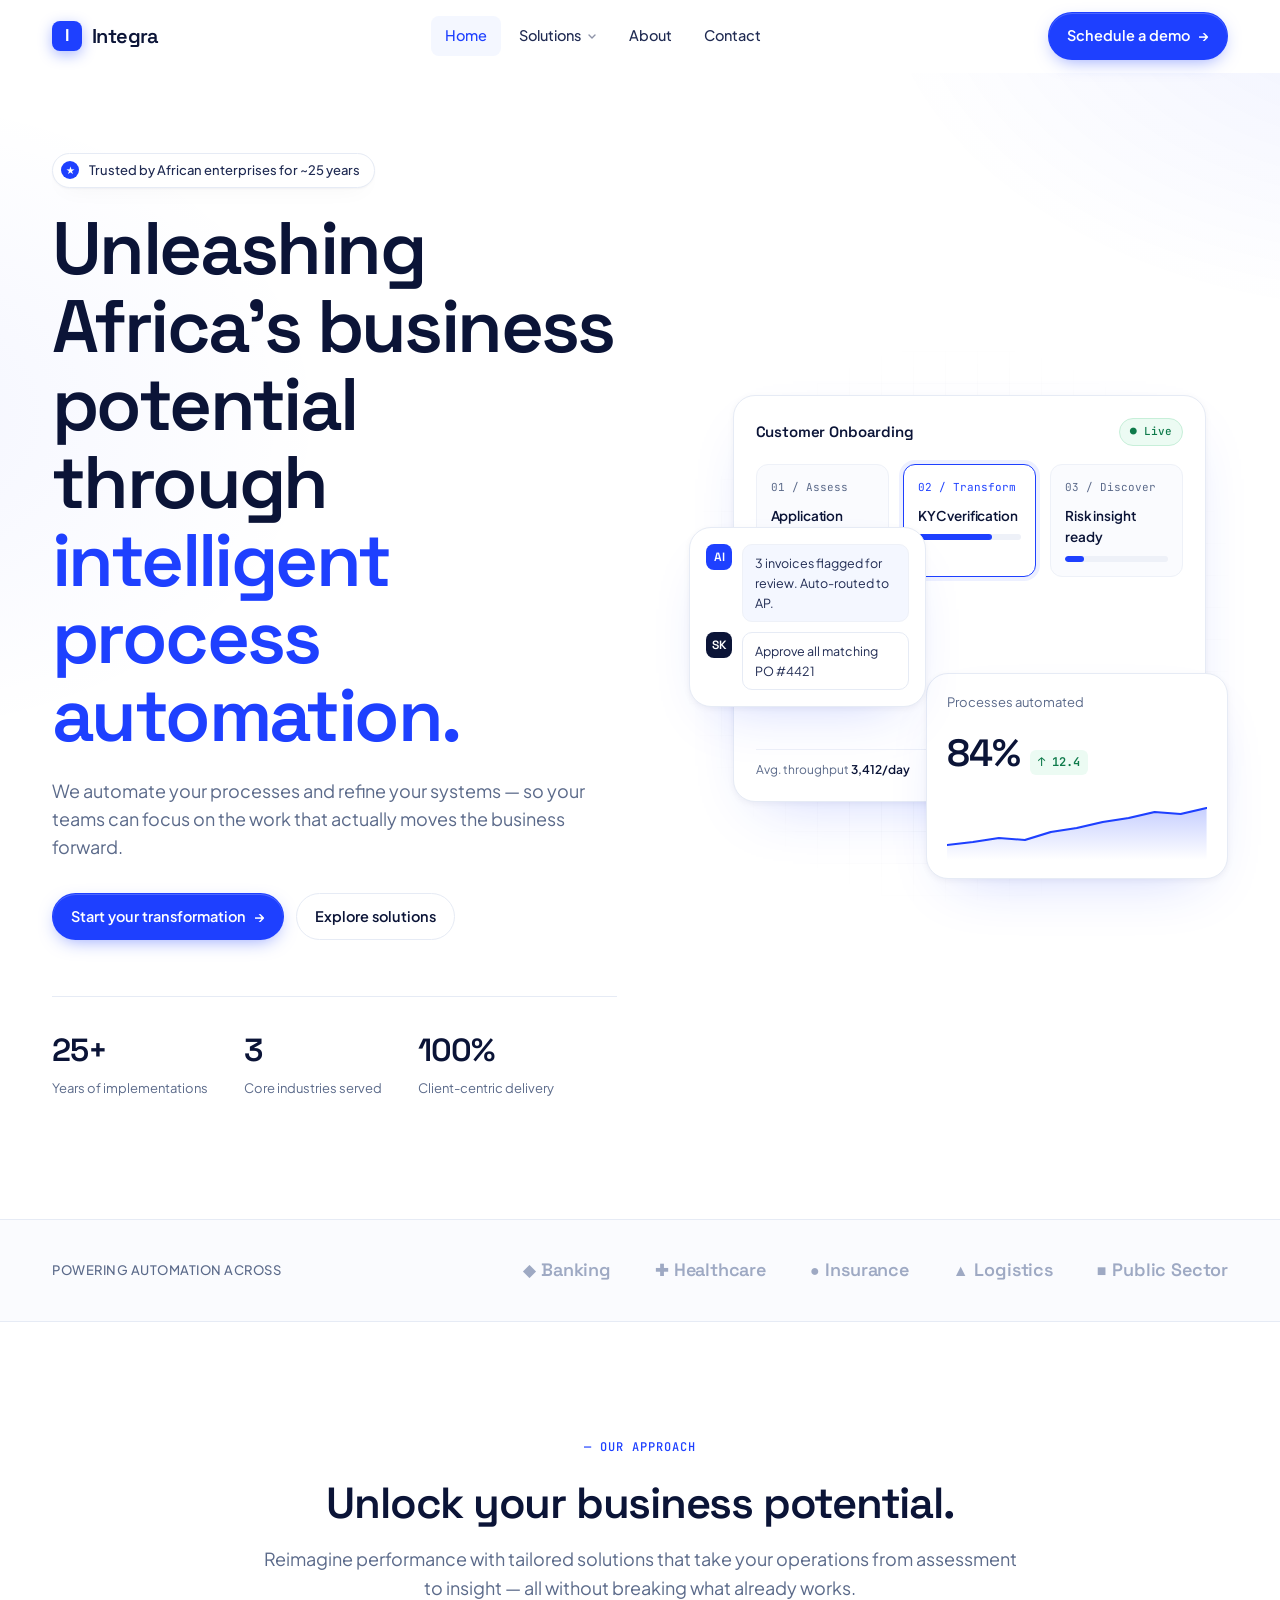
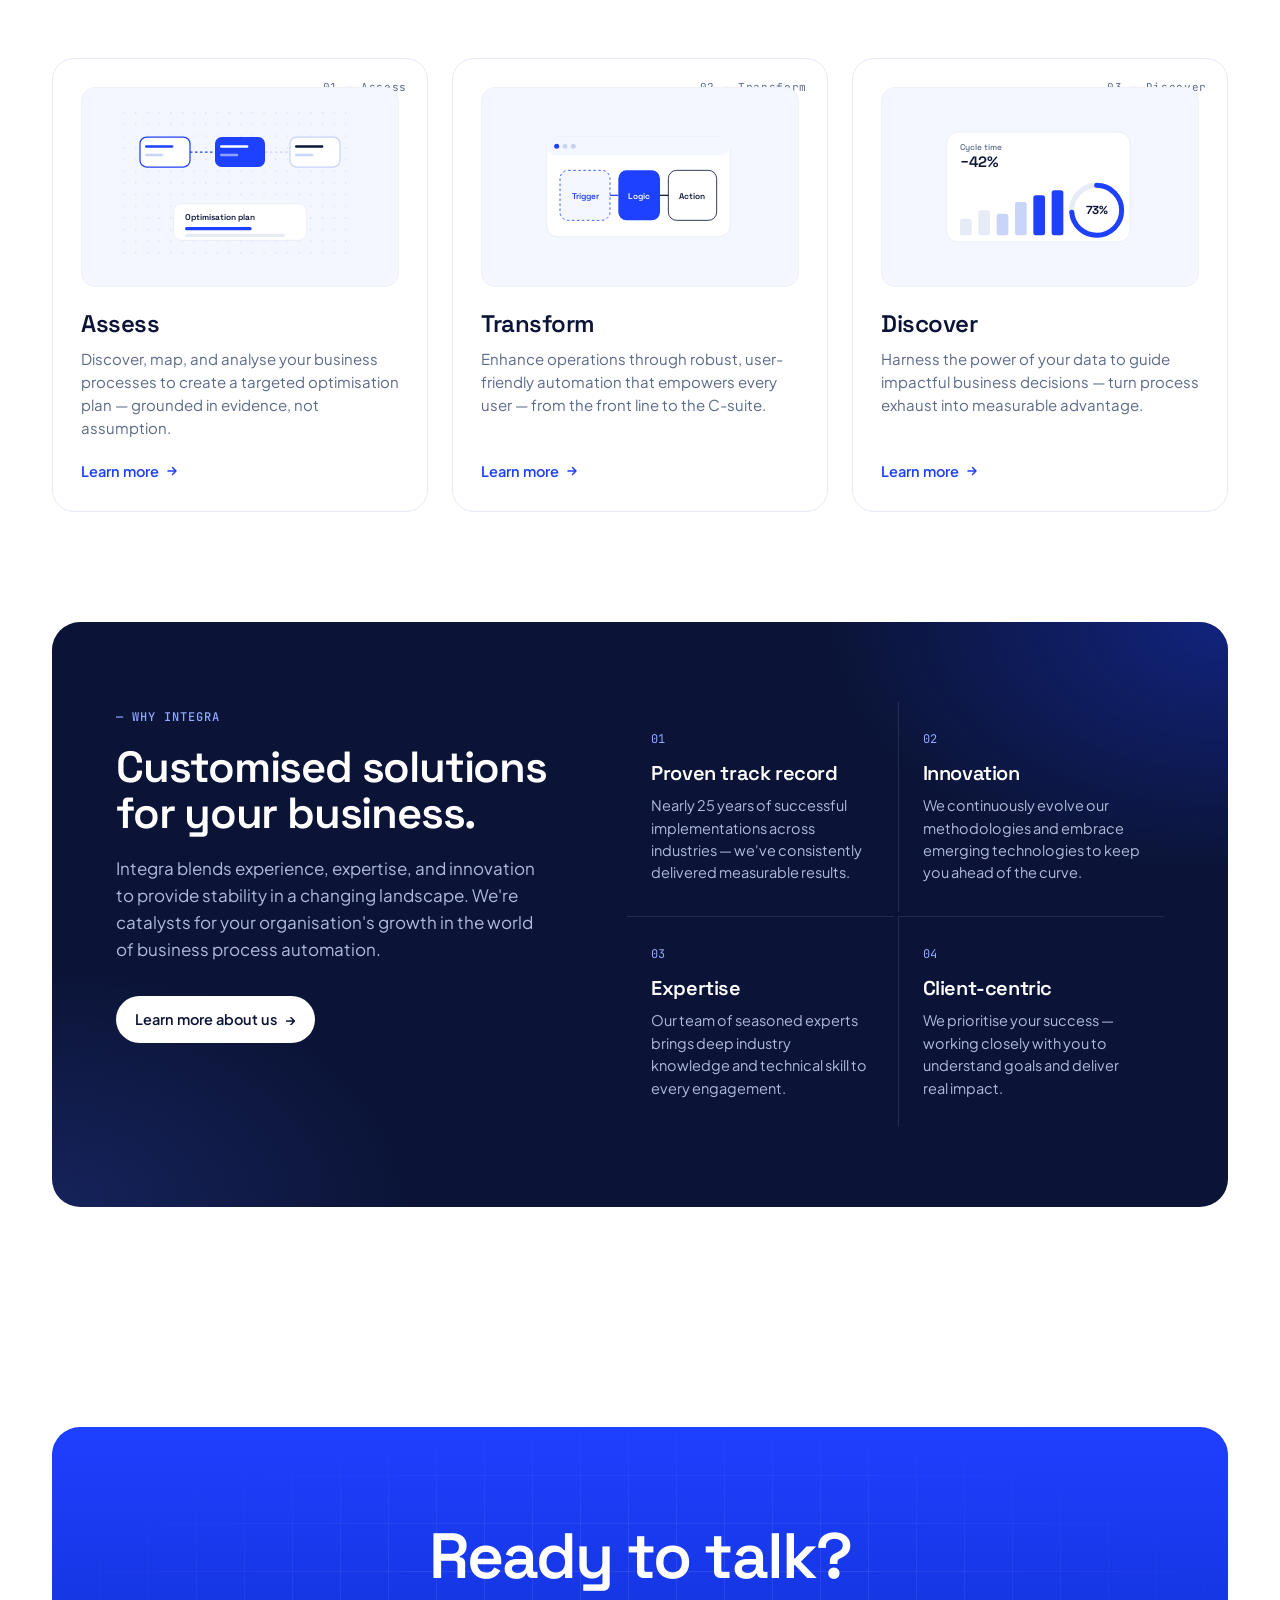
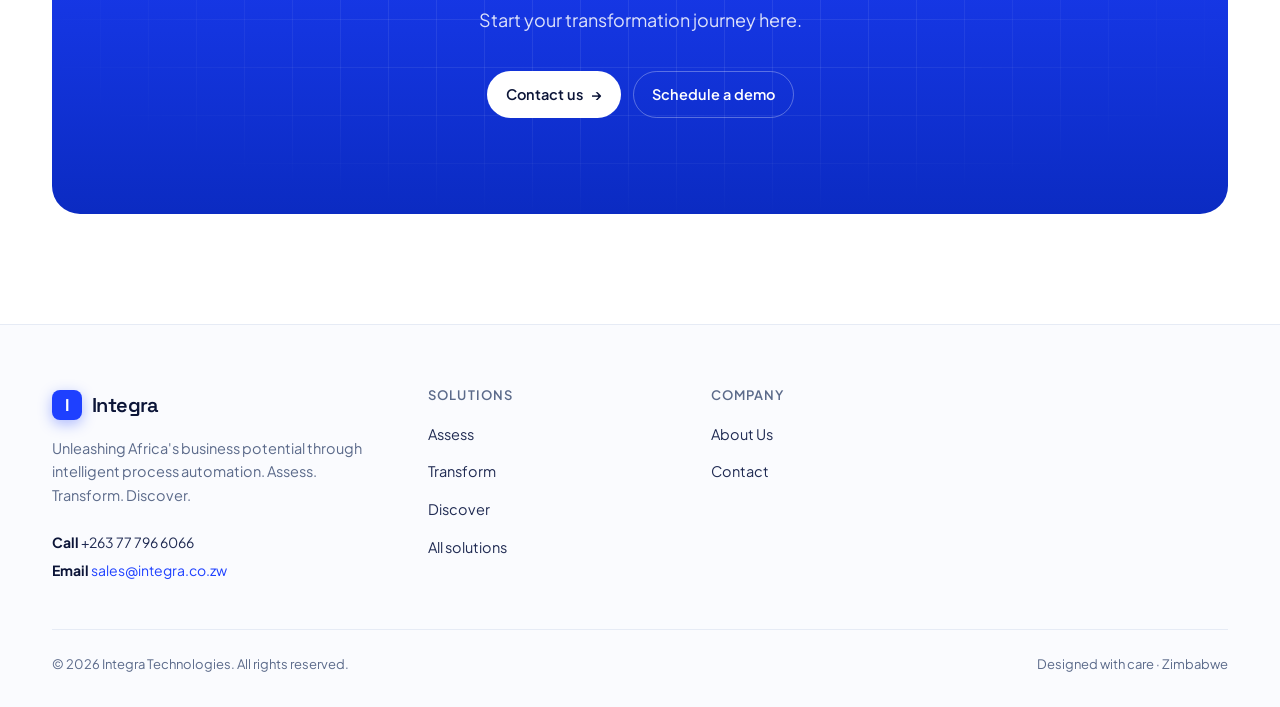
<file: index.html>
<!doctype html>
<html lang="en">
<head>
<meta charset="utf-8" />
<meta name="viewport" content="width=device-width, initial-scale=1" />
<title>Integra — Intelligent process automation</title>
<link rel="preconnect" href="https://fonts.googleapis.com" />
<link rel="preconnect" href="https://fonts.gstatic.com" crossorigin />
<link href="https://fonts.googleapis.com/css2?family=Space+Grotesk:wght@400;500;600;700&family=Plus+Jakarta+Sans:wght@300;400;500;600;700&family=JetBrains+Mono:wght@400;500&display=swap" rel="stylesheet" />
<link rel="stylesheet" href="assets/styles.css" />
</head>
<body>

<header class="nav" id="nav">
  <div class="wrap nav-inner">
    <a class="brand" href="index.html">
      <span class="brand-mark">I</span>
      <span class="brand-name">Integra</span>
    </a>
    <nav class="menu">
      <a class="link active" href="index.html">Home</a>
      <a class="link " href="solutions.html">Solutions <svg class="caret" viewBox="0 0 10 10"><path d="M2 4l3 3 3-3" stroke="currentColor" stroke-width="1.4" fill="none" stroke-linecap="round" stroke-linejoin="round"/></svg></a>
      <a class="link " href="about.html">About</a>
      <a class="link " href="contact.html">Contact</a>
    </nav>
    <div class="nav-cta">
      <a class="btn btn-primary" href="contact.html">Schedule a demo <span class="arrow">→</span></a>
      <button class="menu-toggle" id="menuToggle" aria-label="Open menu"><span></span></button>
    </div>
  </div>
</header>

<section class="hero">
  <div class="wrap hero-grid">
    <div>
      <div class="eyebrow"><span class="dot">★</span> Trusted by African enterprises for ~25 years</div>
      <h1>Unleashing Africa's business potential through <span class="accent">intelligent process automation.</span></h1>
      <p class="hero-sub">We automate your processes and refine your systems — so your teams can focus on the work that actually moves the business forward.</p>
      <div class="hero-cta">
        <a class="btn btn-primary" href="contact.html">Start your transformation <span class="arrow">→</span></a>
        <a class="btn btn-ghost" href="solutions.html">Explore solutions</a>
      </div>
      <div class="hero-meta">
        <div class="stat"><div class="num">25+</div><div class="lbl">Years of implementations</div></div>
        <div class="stat"><div class="num">3</div><div class="lbl">Core industries served</div></div>
        <div class="stat"><div class="num">100%</div><div class="lbl">Client-centric delivery</div></div>
      </div>
    </div>

    <div class="hero-visual" aria-hidden="true">
      <div class="grid-decor"></div>
      <div class="panel main">
        <div class="panel-head">
          <div class="panel-title">Customer Onboarding</div>
          <span class="pill green">● Live</span>
        </div>
        <div class="flow">
          <div class="step"><span class="ix">01 / Assess</span><span class="ttl">Application received</span><div class="bar" style="--w:100%"></div></div>
          <div class="step active"><span class="ix">02 / Transform</span><span class="ttl">KYC verification</span><div class="bar" style="--w:72%"></div></div>
          <div class="step"><span class="ix">03 / Discover</span><span class="ttl">Risk insight ready</span><div class="bar" style="--w:18%"></div></div>
        </div>
        <div style="display:flex; gap:18px; padding-top: 10px; border-top: 1px solid var(--line-2); font-size: 12px; color: var(--muted);">
          <span>Avg. throughput <strong style="color: var(--ink); font-weight: 600;">3,412/day</strong></span>
          <span>Cycle time <strong style="color: var(--ink); font-weight: 600;">4m 12s</strong></span>
        </div>
      </div>
      <div class="panel kpi">
        <div class="kpi-lbl">Processes automated</div>
        <div class="kpi-row"><div class="kpi-num">84%</div><div class="kpi-delta">↑ 12.4</div></div>
        <svg class="spark" viewBox="0 0 200 60" preserveAspectRatio="none">
          <defs><linearGradient id="sparkfill" x1="0" x2="0" y1="0" y2="1"><stop offset="0%" stop-color="#1E40FF" stop-opacity="0.25"/><stop offset="100%" stop-color="#1E40FF" stop-opacity="0"/></linearGradient></defs>
          <path d="M0,45 L20,42 L40,38 L60,40 L80,32 L100,28 L120,22 L140,18 L160,12 L180,14 L200,8 L200,60 L0,60 Z" fill="url(#sparkfill)"/>
          <path d="M0,45 L20,42 L40,38 L60,40 L80,32 L100,28 L120,22 L140,18 L160,12 L180,14 L200,8" stroke="#1E40FF" stroke-width="2" fill="none" stroke-linecap="round" stroke-linejoin="round"/>
        </svg>
      </div>
      <div class="panel bot">
        <div class="bot-line"><div class="bot-avatar">AI</div><div class="bot-msg">3 invoices flagged for review. Auto-routed to AP.</div></div>
        <div class="bot-line you"><div class="bot-avatar">SK</div><div class="bot-msg">Approve all matching PO #4421</div></div>
      </div>
    </div>
  </div>
</section>

<div class="strip">
  <div class="wrap strip-inner">
    <div class="strip-lbl">Powering automation across</div>
    <div class="strip-logos">
      <span class="strip-logo"><span class="sym">◆</span>Banking</span>
      <span class="strip-logo"><span class="sym">✚</span>Healthcare</span>
      <span class="strip-logo"><span class="sym">●</span>Insurance</span>
      <span class="strip-logo"><span class="sym">▲</span>Logistics</span>
      <span class="strip-logo"><span class="sym">■</span>Public Sector</span>
    </div>
  </div>
</div>

<section id="solutions">
  <div class="wrap">
    <div class="section-head reveal">
      <span class="eyebrow-text">Our approach</span>
      <h2>Unlock your business potential.</h2>
      <p>Reimagine performance with tailored solutions that take your operations from assessment to insight — all without breaking what already works.</p>
    </div>

    <div class="solutions-grid">
      <a class="sol-card reveal" href="assess.html">
        <span class="sol-tag">01 — Assess</span>
        <div class="sol-visual">
          <svg viewBox="0 0 280 180" width="100%" height="100%" style="padding: 24px;">
            <defs><pattern id="dotsA" width="14" height="14" patternUnits="userSpaceOnUse"><circle cx="1" cy="1" r="1" fill="#C8D4F8"/></pattern></defs>
            <rect x="0" y="0" width="280" height="180" fill="url(#dotsA)" opacity="0.6"/>
            <g transform="translate(20, 30)"><rect x="0" y="0" width="60" height="36" rx="8" fill="white" stroke="#1E40FF" stroke-width="1.5"/><rect x="6" y="10" width="34" height="3" rx="1.5" fill="#1E40FF"/><rect x="6" y="20" width="22" height="3" rx="1.5" fill="#C8D4F8"/></g>
            <g transform="translate(110, 30)"><rect x="0" y="0" width="60" height="36" rx="8" fill="#1E40FF"/><rect x="6" y="10" width="34" height="3" rx="1.5" fill="white"/><rect x="6" y="20" width="22" height="3" rx="1.5" fill="rgba(255,255,255,0.5)"/></g>
            <g transform="translate(200, 30)"><rect x="0" y="0" width="60" height="36" rx="8" fill="white" stroke="#C8D4F8" stroke-width="1.5"/><rect x="6" y="10" width="34" height="3" rx="1.5" fill="#0B1437"/><rect x="6" y="20" width="22" height="3" rx="1.5" fill="#C8D4F8"/></g>
            <path d="M80,48 L110,48" stroke="#1E40FF" stroke-width="1.5" stroke-dasharray="3 3"/>
            <path d="M170,48 L200,48" stroke="#C8D4F8" stroke-width="1.5" stroke-dasharray="3 3"/>
            <g transform="translate(60, 110)"><rect x="0" y="0" width="160" height="44" rx="10" fill="white" stroke="#E6EBF5" stroke-width="1"/><text x="14" y="20" font-family="Space Grotesk" font-size="10" fill="#0B1437" font-weight="600">Optimisation plan</text><rect x="14" y="28" width="80" height="4" rx="2" fill="#1E40FF"/><rect x="14" y="36" width="120" height="4" rx="2" fill="#E6EBF5"/></g>
          </svg>
        </div>
        <h3>Assess</h3>
        <p>Discover, map, and analyse your business processes to create a targeted optimisation plan — grounded in evidence, not assumption.</p>
        <span class="more">Learn more <svg width="14" height="14" viewBox="0 0 14 14" fill="none"><path d="M3 7h8m0 0L7.5 3.5M11 7l-3.5 3.5" stroke="currentColor" stroke-width="1.5" stroke-linecap="round" stroke-linejoin="round"/></svg></span>
      </a>

      <a class="sol-card reveal" href="transform.html">
        <span class="sol-tag">02 — Transform</span>
        <div class="sol-visual">
          <svg viewBox="0 0 280 180" width="100%" height="100%" style="padding: 24px;">
            <g transform="translate(28, 30)">
              <rect x="0" y="0" width="220" height="120" rx="14" fill="white" stroke="#E6EBF5"/>
              <rect x="0" y="0" width="220" height="22" rx="14" fill="#F4F7FF"/>
              <circle cx="12" cy="11" r="3" fill="#1E40FF"/><circle cx="22" cy="11" r="3" fill="#C8D4F8"/><circle cx="32" cy="11" r="3" fill="#C8D4F8"/>
              <g transform="translate(16, 40)"><rect x="0" y="0" width="60" height="60" rx="10" fill="#F4F7FF" stroke="#1E40FF" stroke-dasharray="3 3"/><text x="30" y="34" text-anchor="middle" font-family="Space Grotesk" font-size="10" fill="#1E40FF" font-weight="600">Trigger</text></g>
              <g transform="translate(86, 40)"><rect x="0" y="0" width="50" height="60" rx="10" fill="#1E40FF"/><text x="25" y="34" text-anchor="middle" font-family="Space Grotesk" font-size="10" fill="white" font-weight="600">Logic</text></g>
              <g transform="translate(146, 40)"><rect x="0" y="0" width="58" height="60" rx="10" fill="white" stroke="#0B1437"/><text x="29" y="34" text-anchor="middle" font-family="Space Grotesk" font-size="10" fill="#0B1437" font-weight="600">Action</text></g>
              <path d="M76,70 L86,70" stroke="#1E40FF" stroke-width="1.5"/><path d="M136,70 L146,70" stroke="#0B1437" stroke-width="1.5"/>
            </g>
          </svg>
        </div>
        <h3>Transform</h3>
        <p>Enhance operations through robust, user-friendly automation that empowers every user — from the front line to the C-suite.</p>
        <span class="more">Learn more <svg width="14" height="14" viewBox="0 0 14 14" fill="none"><path d="M3 7h8m0 0L7.5 3.5M11 7l-3.5 3.5" stroke="currentColor" stroke-width="1.5" stroke-linecap="round" stroke-linejoin="round"/></svg></span>
      </a>

      <a class="sol-card reveal" href="discover.html">
        <span class="sol-tag">03 — Discover</span>
        <div class="sol-visual">
          <svg viewBox="0 0 280 180" width="100%" height="100%" style="padding: 24px;">
            <g transform="translate(28, 24)">
              <rect x="0" y="0" width="220" height="132" rx="14" fill="white" stroke="#E6EBF5"/>
              <text x="16" y="22" font-family="Space Grotesk" font-size="10" fill="#5B6A8A" font-weight="500">Cycle time</text>
              <text x="16" y="42" font-family="Space Grotesk" font-size="18" fill="#0B1437" font-weight="600" letter-spacing="-0.5">−42%</text>
              <g transform="translate(16, 64)"><rect x="0" y="40" width="14" height="20" rx="3" fill="#E6EBF5"/><rect x="22" y="30" width="14" height="30" rx="3" fill="#E6EBF5"/><rect x="44" y="34" width="14" height="26" rx="3" fill="#C8D4F8"/><rect x="66" y="20" width="14" height="40" rx="3" fill="#C8D4F8"/><rect x="88" y="12" width="14" height="48" rx="3" fill="#1E40FF"/><rect x="110" y="6" width="14" height="54" rx="3" fill="#1E40FF"/></g>
              <g transform="translate(150, 64)"><circle cx="30" cy="30" r="30" fill="none" stroke="#E6EBF5" stroke-width="6"/><circle cx="30" cy="30" r="30" fill="none" stroke="#1E40FF" stroke-width="6" stroke-dasharray="138 188" transform="rotate(-90 30 30)" stroke-linecap="round"/><text x="30" y="34" text-anchor="middle" font-family="Space Grotesk" font-size="14" fill="#0B1437" font-weight="700">73%</text></g>
            </g>
          </svg>
        </div>
        <h3>Discover</h3>
        <p>Harness the power of your data to guide impactful business decisions — turn process exhaust into measurable advantage.</p>
        <span class="more">Learn more <svg width="14" height="14" viewBox="0 0 14 14" fill="none"><path d="M3 7h8m0 0L7.5 3.5M11 7l-3.5 3.5" stroke="currentColor" stroke-width="1.5" stroke-linecap="round" stroke-linejoin="round"/></svg></span>
      </a>
    </div>
  </div>
</section>

<section id="why" style="padding-top: 0;">
  <div class="wrap">
    <div class="why reveal">
      <div class="why-bg"></div>
      <div class="why-inner">
        <div class="why-lead">
          <span class="eyebrow-text">Why Integra</span>
          <h2 style="margin-top: 18px;">Customised solutions for your business.</h2>
          <p>Integra blends experience, expertise, and innovation to provide stability in a changing landscape. We're catalysts for your organisation's growth in the world of business process automation.</p>
          <a class="btn btn-white" href="about.html">Learn more about us <span class="arrow">→</span></a>
        </div>
        <div class="why-pillars">
          <div class="pillar"><div class="num">01</div><h3>Proven track record</h3><p>Nearly 25 years of successful implementations across industries — we've consistently delivered measurable results.</p></div>
          <div class="pillar"><div class="num">02</div><h3>Innovation</h3><p>We continuously evolve our methodologies and embrace emerging technologies to keep you ahead of the curve.</p></div>
          <div class="pillar"><div class="num">03</div><h3>Expertise</h3><p>Our team of seasoned experts brings deep industry knowledge and technical skill to every engagement.</p></div>
          <div class="pillar"><div class="num">04</div><h3>Client-centric</h3><p>We prioritise your success — working closely with you to understand goals and deliver real impact.</p></div>
        </div>
      </div>
    </div>
  </div>
</section>


<section id="contact-cta">
  <div class="wrap">
    <div class="cta reveal">
      <h2>Ready to talk?</h2>
      <p>Start your transformation journey here.</p>
      <div class="cta-buttons">
        <a class="btn btn-white" href="contact.html">Contact us <span class="arrow">→</span></a>
        <a class="btn btn-outline-light" href="contact.html">Schedule a demo</a>
      </div>
    </div>
  </div>
</section>

<footer>
  <div class="wrap">
    <div class="foot-grid">
      <div class="foot">
        <a class="brand" href="index.html">
          <span class="brand-mark">I</span>
          <span class="brand-name">Integra</span>
        </a>
        <p class="desc">Unleashing Africa's business potential through intelligent process automation. Assess. Transform. Discover.</p>
        <div style="margin-top: 24px; font-size: 14px; color: var(--ink-2);">
          <div style="margin-bottom: 6px;"><strong style="color: var(--ink);">Call</strong> +263 77 796 6066</div>
          <div><strong style="color: var(--ink);">Email</strong> <a href="mailto:sales@integra.co.zw" style="color: var(--blue);">sales@integra.co.zw</a></div>
        </div>
      </div>
      <div class="foot">
        <h4>Solutions</h4>
        <ul>
          <li><a href="assess.html">Assess</a></li>
          <li><a href="transform.html">Transform</a></li>
          <li><a href="discover.html">Discover</a></li>
          <li><a href="solutions.html">All solutions</a></li>
        </ul>
      </div>
      <div class="foot">
        <h4>Company</h4>
        <ul>
          <li><a href="about.html">About Us</a></li>
          <li><a href="contact.html">Contact</a></li>
          
        </ul>
      </div>
    </div>

    <div class="foot-bottom">
      <div>© 2026 Integra Technologies. All rights reserved.</div>
      <div>Designed with care · Zimbabwe</div>
    </div>
  </div>
</footer>

<div class="drawer" id="drawer">
  <div class="drawer-panel">
    <div class="drawer-head">
      <a class="brand" href="index.html">
        <span class="brand-mark">I</span>
        <span class="brand-name">Integra</span>
      </a>
      <button class="close-btn" id="closeDrawer" aria-label="Close menu">
        <svg width="14" height="14" viewBox="0 0 14 14"><path d="M2 2l10 10M12 2L2 12" stroke="currentColor" stroke-width="1.5" stroke-linecap="round"/></svg>
      </button>
    </div>
    <a href="index.html">Home</a>
    <a href="solutions.html">Solutions</a>
    <a href="about.html">About</a>
    
    <a href="contact.html">Contact</a>
    <a class="btn btn-primary" href="contact.html">Schedule a demo <span class="arrow">→</span></a>
  </div>
</div>

<script>
  const nav = document.getElementById('nav');
  const onScroll = () => { if (window.scrollY > 4) nav.classList.add('scrolled'); else nav.classList.remove('scrolled'); };
  window.addEventListener('scroll', onScroll, { passive: true });
  onScroll();
  const drawer = document.getElementById('drawer');
  document.getElementById('menuToggle').addEventListener('click', () => drawer.classList.add('open'));
  document.getElementById('closeDrawer').addEventListener('click', () => drawer.classList.remove('open'));
  drawer.addEventListener('click', (e) => { if (e.target === drawer) drawer.classList.remove('open'); });
  drawer.querySelectorAll('a').forEach(a => a.addEventListener('click', () => drawer.classList.remove('open')));
  const io = new IntersectionObserver((entries) => {
    entries.forEach(e => { if (e.isIntersecting) { e.target.classList.add('in'); io.unobserve(e.target); } });
  }, { threshold: 0.12 });
  document.querySelectorAll('.reveal').forEach(el => io.observe(el));
</script>

</body>
</html>
</file>
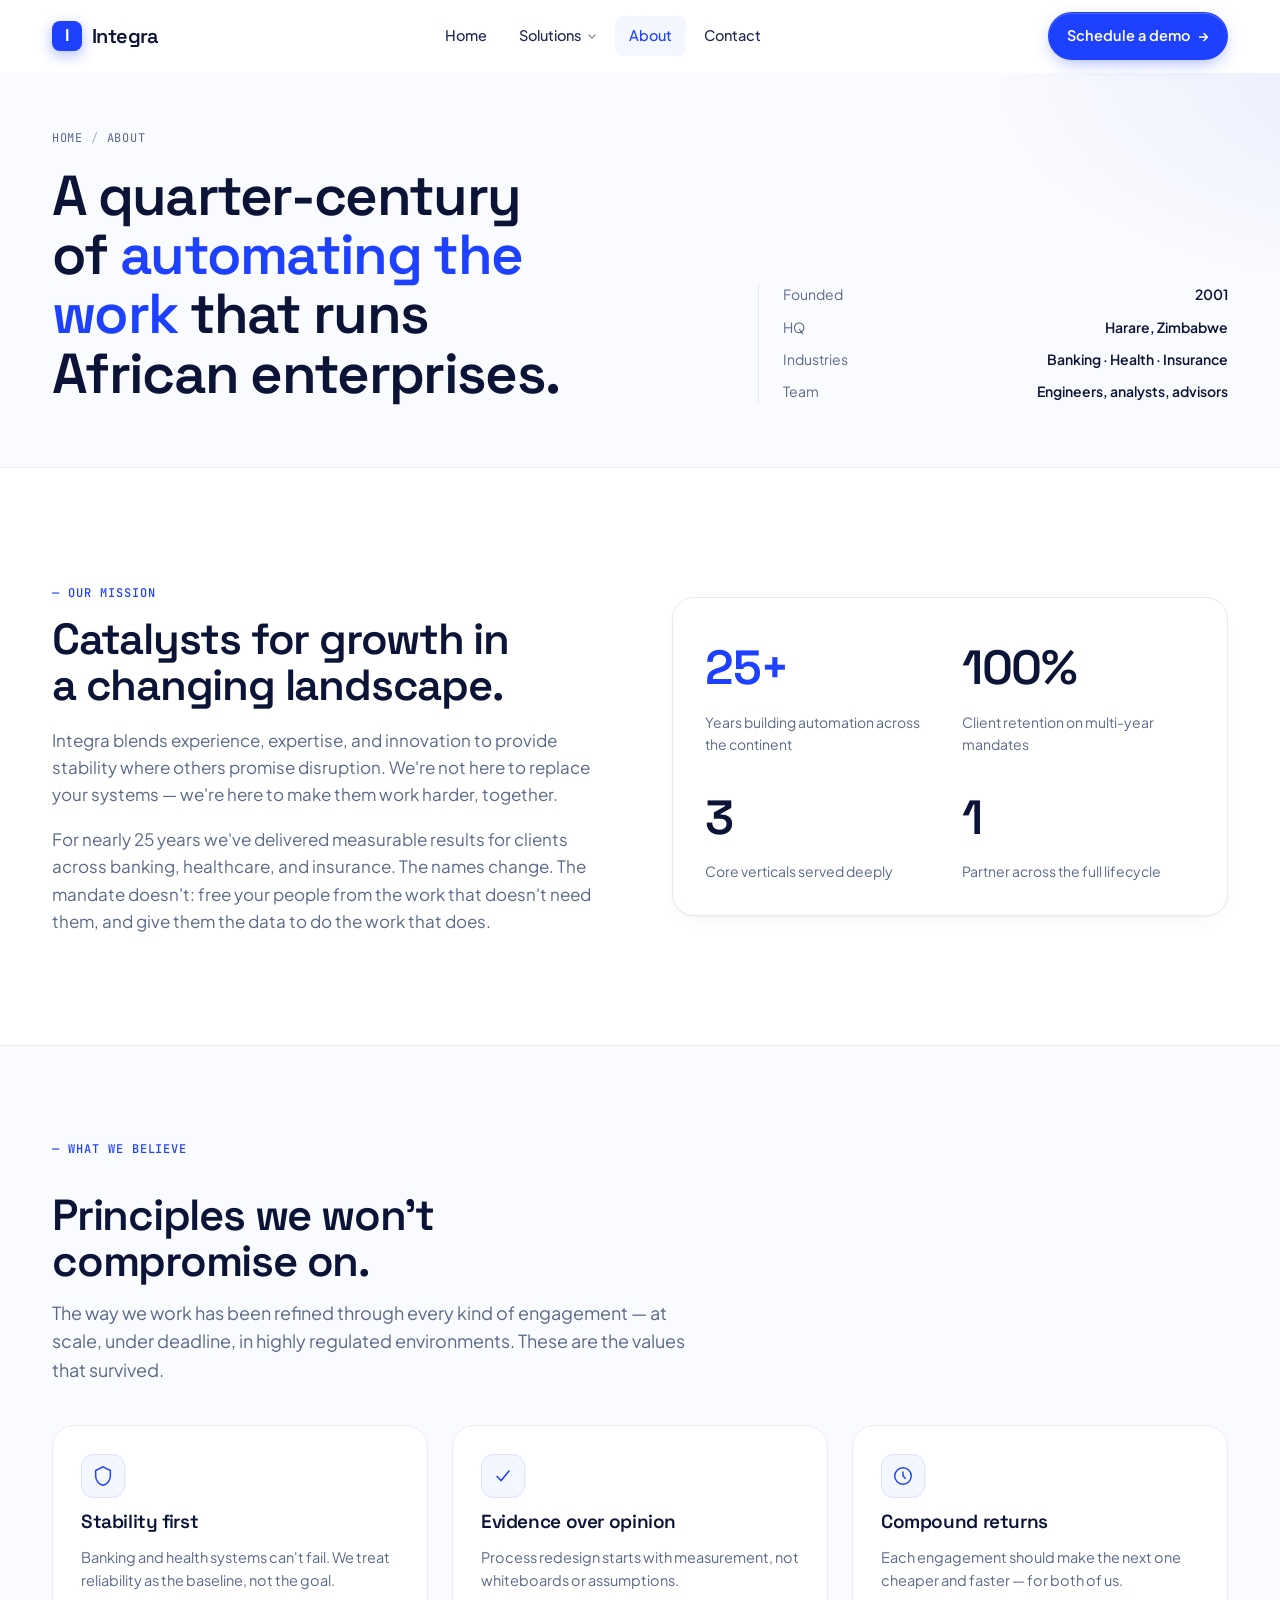
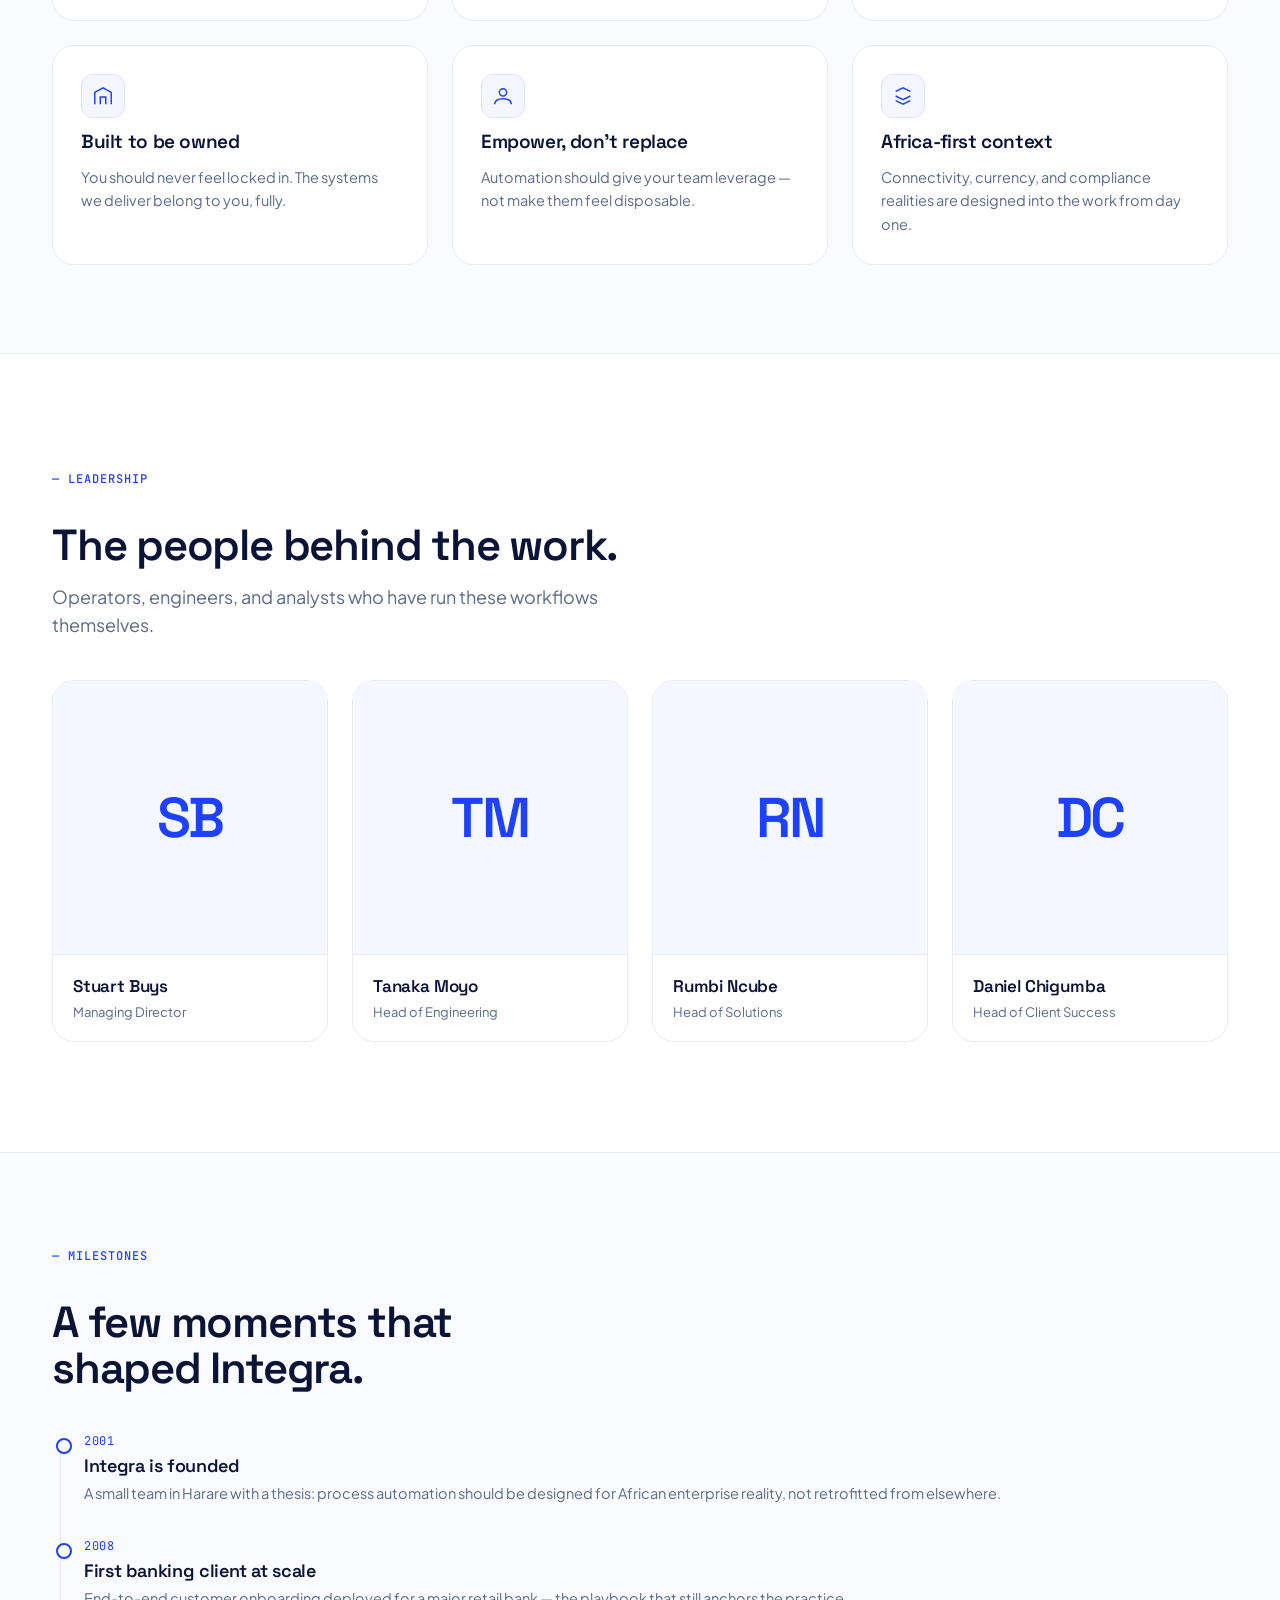
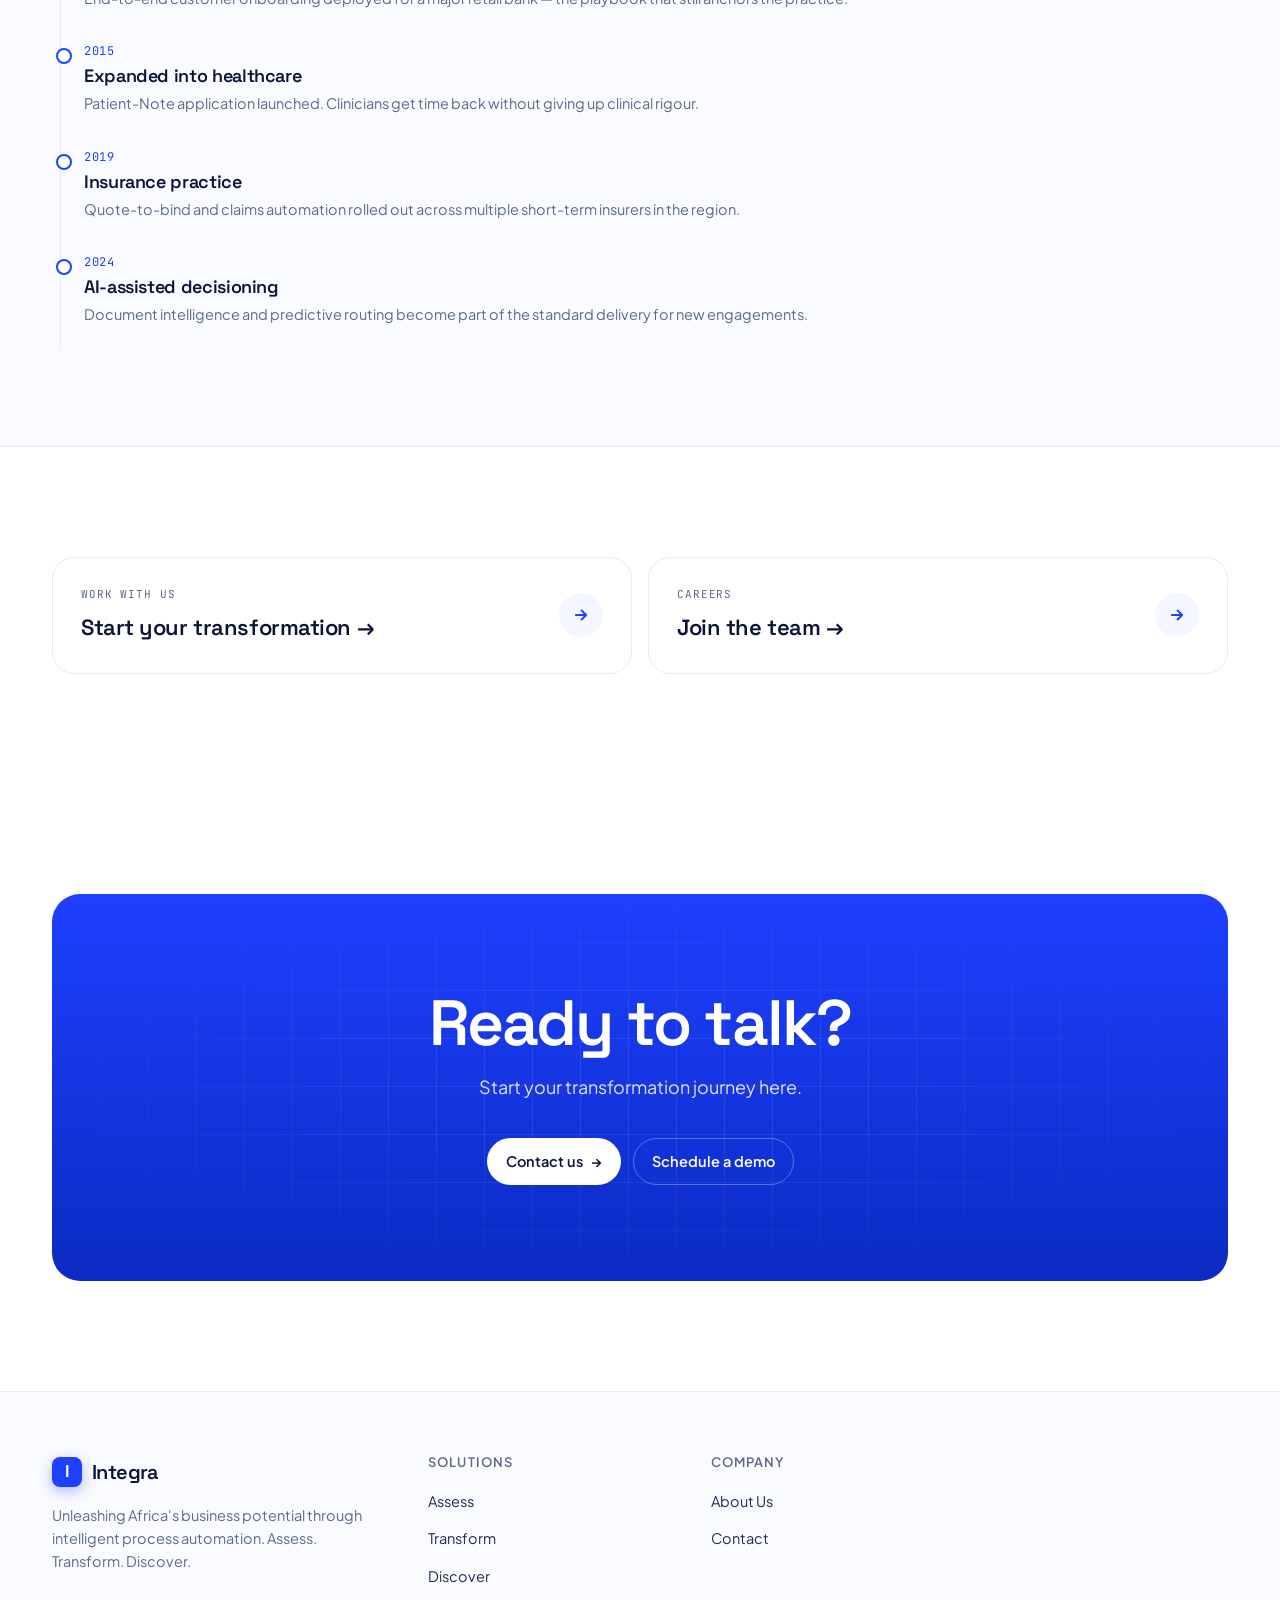
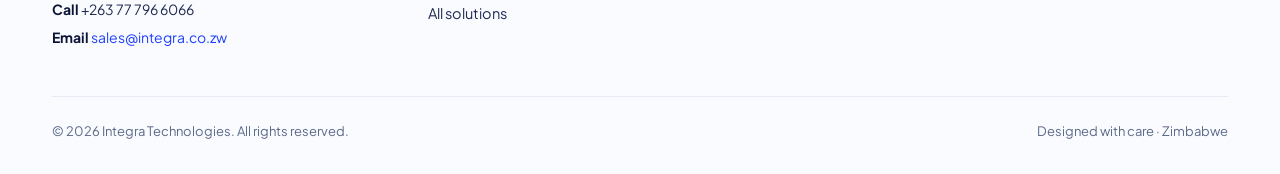
<file: about.html>
<!doctype html>
<html lang="en">
<head>
<meta charset="utf-8" />
<meta name="viewport" content="width=device-width, initial-scale=1" />
<title>About — Integra</title>
<link rel="preconnect" href="https://fonts.googleapis.com" />
<link rel="preconnect" href="https://fonts.gstatic.com" crossorigin />
<link href="https://fonts.googleapis.com/css2?family=Space+Grotesk:wght@400;500;600;700&family=Plus+Jakarta+Sans:wght@300;400;500;600;700&family=JetBrains+Mono:wght@400;500&display=swap" rel="stylesheet" />
<link rel="stylesheet" href="assets/styles.css" />
</head>
<body>
<header class="nav" id="nav">
  <div class="wrap nav-inner">
    <a class="brand" href="index.html"><span class="brand-mark">I</span><span class="brand-name">Integra</span></a>
    <nav class="menu">
      <a class="link " href="index.html">Home</a>
      <a class="link " href="solutions.html">Solutions <svg class="caret" viewBox="0 0 10 10"><path d="M2 4l3 3 3-3" stroke="currentColor" stroke-width="1.4" fill="none" stroke-linecap="round" stroke-linejoin="round"/></svg></a>
      <a class="link active" href="about.html">About</a>
      <a class="link " href="contact.html">Contact</a>
    </nav>
    <div class="nav-cta">
      <a class="btn btn-primary" href="contact.html">Schedule a demo <span class="arrow">→</span></a>
      <button class="menu-toggle" id="menuToggle" aria-label="Open menu"><span></span></button>
    </div>
  </div>
</header>
<section class="subhero">
  <div class="wrap subhero-inner">
    <div>
      <div class="crumbs"><a href="index.html">Home</a><span>/</span>About</div>
      <h1>A quarter-century of <span class="accent">automating the work</span> that runs African enterprises.</h1>
    </div>
    <div class="meta-list">
      <div class="row"><span class="k">Founded</span><span class="v">2001</span></div>
      <div class="row"><span class="k">HQ</span><span class="v">Harare, Zimbabwe</span></div>
      <div class="row"><span class="k">Industries</span><span class="v">Banking · Health · Insurance</span></div>
      <div class="row"><span class="k">Team</span><span class="v">Engineers, analysts, advisors</span></div>
    </div>
  </div>
</section>

<section>
  <div class="wrap">
    <div class="split reveal">
      <div>
        <span class="eyebrow-text">Our mission</span>
        <h2 style="margin-top: 14px;">Catalysts for growth in a changing landscape.</h2>
        <p>Integra blends experience, expertise, and innovation to provide stability where others promise disruption. We're not here to replace your systems — we're here to make them work harder, together.</p>
        <p style="margin-top: 18px;">For nearly 25 years we've delivered measurable results for clients across banking, healthcare, and insurance. The names change. The mandate doesn't: free your people from the work that doesn't need them, and give them the data to do the work that does.</p>
      </div>
      <div class="frame">
        <div class="frame-stat-grid">
          <div>
            <div style="font-family: 'Space Grotesk', sans-serif; font-size: 48px; font-weight: 600; letter-spacing: -0.03em; color: var(--blue);">25+</div>
            <div style="color: var(--muted); font-size: 14px; margin-top: 4px;">Years building automation across the continent</div>
          </div>
          <div>
            <div style="font-family: 'Space Grotesk', sans-serif; font-size: 48px; font-weight: 600; letter-spacing: -0.03em; color: var(--ink);">100%</div>
            <div style="color: var(--muted); font-size: 14px; margin-top: 4px;">Client retention on multi-year mandates</div>
          </div>
          <div>
            <div style="font-family: 'Space Grotesk', sans-serif; font-size: 48px; font-weight: 600; letter-spacing: -0.03em; color: var(--ink);">3</div>
            <div style="color: var(--muted); font-size: 14px; margin-top: 4px;">Core verticals served deeply</div>
          </div>
          <div>
            <div style="font-family: 'Space Grotesk', sans-serif; font-size: 48px; font-weight: 600; letter-spacing: -0.03em; color: var(--ink);">1</div>
            <div style="color: var(--muted); font-size: 14px; margin-top: 4px;">Partner across the full lifecycle</div>
          </div>
        </div>
      </div>
    </div>
  </div>
</section>

<section style="background: var(--tint-2); border-top: 1px solid var(--line); border-bottom: 1px solid var(--line); padding-top: 88px; padding-bottom: 88px;">
  <div class="wrap">
    <div class="section-head left reveal" style="margin-bottom: 40px; max-width: 640px;">
      <span class="eyebrow-text">What we believe</span>
      <h2 style="margin-top: 10px;">Principles we won't compromise on.</h2>
      <p style="margin-top: 14px;">The way we work has been refined through every kind of engagement — at scale, under deadline, in highly regulated environments. These are the values that survived.</p>
    </div>
    <div class="feat-grid">
      <div class="feat reveal">
        <div class="icon"><svg width="22" height="22" viewBox="0 0 24 24" fill="none" stroke="currentColor" stroke-width="1.6"><path d="M12 2l8 4v6c0 5-3.5 9-8 10-4.5-1-8-5-8-10V6z"/></svg></div>
        <h3>Stability first</h3>
        <p>Banking and health systems can't fail. We treat reliability as the baseline, not the goal.</p>
      </div>
      <div class="feat reveal">
        <div class="icon"><svg width="22" height="22" viewBox="0 0 24 24" fill="none" stroke="currentColor" stroke-width="1.6"><path d="M5 12l5 5 9-11"/></svg></div>
        <h3>Evidence over opinion</h3>
        <p>Process redesign starts with measurement, not whiteboards or assumptions.</p>
      </div>
      <div class="feat reveal">
        <div class="icon"><svg width="22" height="22" viewBox="0 0 24 24" fill="none" stroke="currentColor" stroke-width="1.6"><circle cx="12" cy="12" r="9"/><path d="M12 7v5l3 3"/></svg></div>
        <h3>Compound returns</h3>
        <p>Each engagement should make the next one cheaper and faster — for both of us.</p>
      </div>
      <div class="feat reveal">
        <div class="icon"><svg width="22" height="22" viewBox="0 0 24 24" fill="none" stroke="currentColor" stroke-width="1.6"><path d="M3 21V8L12 3l9 5v13"/><path d="M9 21v-8h6v8"/></svg></div>
        <h3>Built to be owned</h3>
        <p>You should never feel locked in. The systems we deliver belong to you, fully.</p>
      </div>
      <div class="feat reveal">
        <div class="icon"><svg width="22" height="22" viewBox="0 0 24 24" fill="none" stroke="currentColor" stroke-width="1.6"><circle cx="12" cy="8" r="4"/><path d="M3 21c0-4 4-6 9-6s9 2 9 6"/></svg></div>
        <h3>Empower, don't replace</h3>
        <p>Automation should give your team leverage — not make them feel disposable.</p>
      </div>
      <div class="feat reveal">
        <div class="icon"><svg width="22" height="22" viewBox="0 0 24 24" fill="none" stroke="currentColor" stroke-width="1.6"><path d="M4 7l8-4 8 4M4 17l8 4 8-4M4 12l8 4 8-4"/></svg></div>
        <h3>Africa-first context</h3>
        <p>Connectivity, currency, and compliance realities are designed into the work from day one.</p>
      </div>
    </div>
  </div>
</section>

<section>
  <div class="wrap">
    <div class="section-head left reveal" style="margin-bottom: 40px; max-width: 640px;">
      <span class="eyebrow-text">Leadership</span>
      <h2 style="margin-top: 10px;">The people behind the work.</h2>
      <p style="margin-top: 14px;">Operators, engineers, and analysts who have run these workflows themselves.</p>
    </div>
    <div class="team-grid">
      <div class="team-card reveal"><div class="photo"><span class="initials">SB</span></div><div class="meta"><div class="name">Stuart Buys</div><div class="role">Managing Director</div></div></div>
      <div class="team-card reveal"><div class="photo"><span class="initials">TM</span></div><div class="meta"><div class="name">Tanaka Moyo</div><div class="role">Head of Engineering</div></div></div>
      <div class="team-card reveal"><div class="photo"><span class="initials">RN</span></div><div class="meta"><div class="name">Rumbi Ncube</div><div class="role">Head of Solutions</div></div></div>
      <div class="team-card reveal"><div class="photo"><span class="initials">DC</span></div><div class="meta"><div class="name">Daniel Chigumba</div><div class="role">Head of Client Success</div></div></div>
    </div>
  </div>
</section>

<section style="background: var(--tint-2); border-top: 1px solid var(--line); border-bottom: 1px solid var(--line); padding-top: 88px; padding-bottom: 88px;">
  <div class="wrap">
    <div class="section-head left reveal" style="margin-bottom: 40px; max-width: 640px;">
      <span class="eyebrow-text">Milestones</span>
      <h2 style="margin-top: 10px;">A few moments that shaped Integra.</h2>
    </div>
    <div class="history">
      <div class="h-item reveal"><div class="yr">2001</div><h4>Integra is founded</h4><p>A small team in Harare with a thesis: process automation should be designed for African enterprise reality, not retrofitted from elsewhere.</p></div>
      <div class="h-item reveal"><div class="yr">2008</div><h4>First banking client at scale</h4><p>End-to-end customer onboarding deployed for a major retail bank — the playbook that still anchors the practice.</p></div>
      <div class="h-item reveal"><div class="yr">2015</div><h4>Expanded into healthcare</h4><p>Patient-Note application launched. Clinicians get time back without giving up clinical rigour.</p></div>
      <div class="h-item reveal"><div class="yr">2019</div><h4>Insurance practice</h4><p>Quote-to-bind and claims automation rolled out across multiple short-term insurers in the region.</p></div>
      <div class="h-item reveal"><div class="yr">2024</div><h4>AI-assisted decisioning</h4><p>Document intelligence and predictive routing become part of the standard delivery for new engagements.</p></div>
    </div>
  </div>
</section>

<section id="careers">
  <div class="wrap">
    <div class="next-grid">
      <a class="next-card reveal" href="contact.html">
        <div>
          <div class="lbl">Work with us</div>
          <div class="ttl">Start your transformation →</div>
        </div>
        <div class="arrow"><svg width="18" height="18" viewBox="0 0 14 14" fill="none"><path d="M3 7h8m0 0L7.5 3.5M11 7l-3.5 3.5" stroke="currentColor" stroke-width="1.5" stroke-linecap="round" stroke-linejoin="round"/></svg></div>
      </a>
      <a class="next-card reveal" href="contact.html">
        <div>
          <div class="lbl">Careers</div>
          <div class="ttl">Join the team →</div>
        </div>
        <div class="arrow"><svg width="18" height="18" viewBox="0 0 14 14" fill="none"><path d="M3 7h8m0 0L7.5 3.5M11 7l-3.5 3.5" stroke="currentColor" stroke-width="1.5" stroke-linecap="round" stroke-linejoin="round"/></svg></div>
      </a>
    </div>
  </div>
</section>

<section id="contact-cta">
  <div class="wrap">
    <div class="cta reveal">
      <h2>Ready to talk?</h2>
      <p>Start your transformation journey here.</p>
      <div class="cta-buttons">
        <a class="btn btn-white" href="contact.html">Contact us <span class="arrow">→</span></a>
        <a class="btn btn-outline-light" href="contact.html">Schedule a demo</a>
      </div>
    </div>
  </div>
</section>
<footer>
  <div class="wrap">
    <div class="foot-grid">
      <div class="foot">
        <a class="brand" href="index.html"><span class="brand-mark">I</span><span class="brand-name">Integra</span></a>
        <p class="desc">Unleashing Africa's business potential through intelligent process automation. Assess. Transform. Discover.</p>
        <div style="margin-top: 24px; font-size: 14px; color: var(--ink-2);">
          <div style="margin-bottom: 6px;"><strong style="color: var(--ink);">Call</strong> +263 77 796 6066</div>
          <div><strong style="color: var(--ink);">Email</strong> <a href="mailto:sales@integra.co.zw" style="color: var(--blue);">sales@integra.co.zw</a></div>
        </div>
      </div>
      <div class="foot"><h4>Solutions</h4><ul>
        <li><a href="assess.html">Assess</a></li><li><a href="transform.html">Transform</a></li><li><a href="discover.html">Discover</a></li><li><a href="solutions.html">All solutions</a></li>
      </ul></div>
      <div class="foot"><h4>Company</h4><ul>
        <li><a href="about.html">About Us</a></li><li><a href="contact.html">Contact</a></li>
      </ul></div>
    </div>
    <div class="foot-bottom">
      <div>© 2026 Integra Technologies. All rights reserved.</div>
      <div>Designed with care · Zimbabwe</div>
    </div>
  </div>
</footer>
<div class="drawer" id="drawer">
  <div class="drawer-panel">
    <div class="drawer-head">
      <a class="brand" href="index.html"><span class="brand-mark">I</span><span class="brand-name">Integra</span></a>
      <button class="close-btn" id="closeDrawer" aria-label="Close menu"><svg width="14" height="14" viewBox="0 0 14 14"><path d="M2 2l10 10M12 2L2 12" stroke="currentColor" stroke-width="1.5" stroke-linecap="round"/></svg></button>
    </div>
    <a href="index.html">Home</a><a href="solutions.html">Solutions</a><a href="about.html">About</a><a href="contact.html">Contact</a>
    <a class="btn btn-primary" href="contact.html">Schedule a demo <span class="arrow">→</span></a>
  </div>
</div>
<script>
  const nav = document.getElementById('nav');
  const onScroll = () => { if (window.scrollY > 4) nav.classList.add('scrolled'); else nav.classList.remove('scrolled'); };
  window.addEventListener('scroll', onScroll, { passive: true }); onScroll();
  const drawer = document.getElementById('drawer');
  document.getElementById('menuToggle').addEventListener('click', () => drawer.classList.add('open'));
  document.getElementById('closeDrawer').addEventListener('click', () => drawer.classList.remove('open'));
  drawer.addEventListener('click', (e) => { if (e.target === drawer) drawer.classList.remove('open'); });
  drawer.querySelectorAll('a').forEach(a => a.addEventListener('click', () => drawer.classList.remove('open')));
  const io = new IntersectionObserver((entries) => { entries.forEach(e => { if (e.isIntersecting) { e.target.classList.add('in'); io.unobserve(e.target); } }); }, { threshold: 0.12 });
  document.querySelectorAll('.reveal').forEach(el => io.observe(el));
</script>
</body></html>
</file>
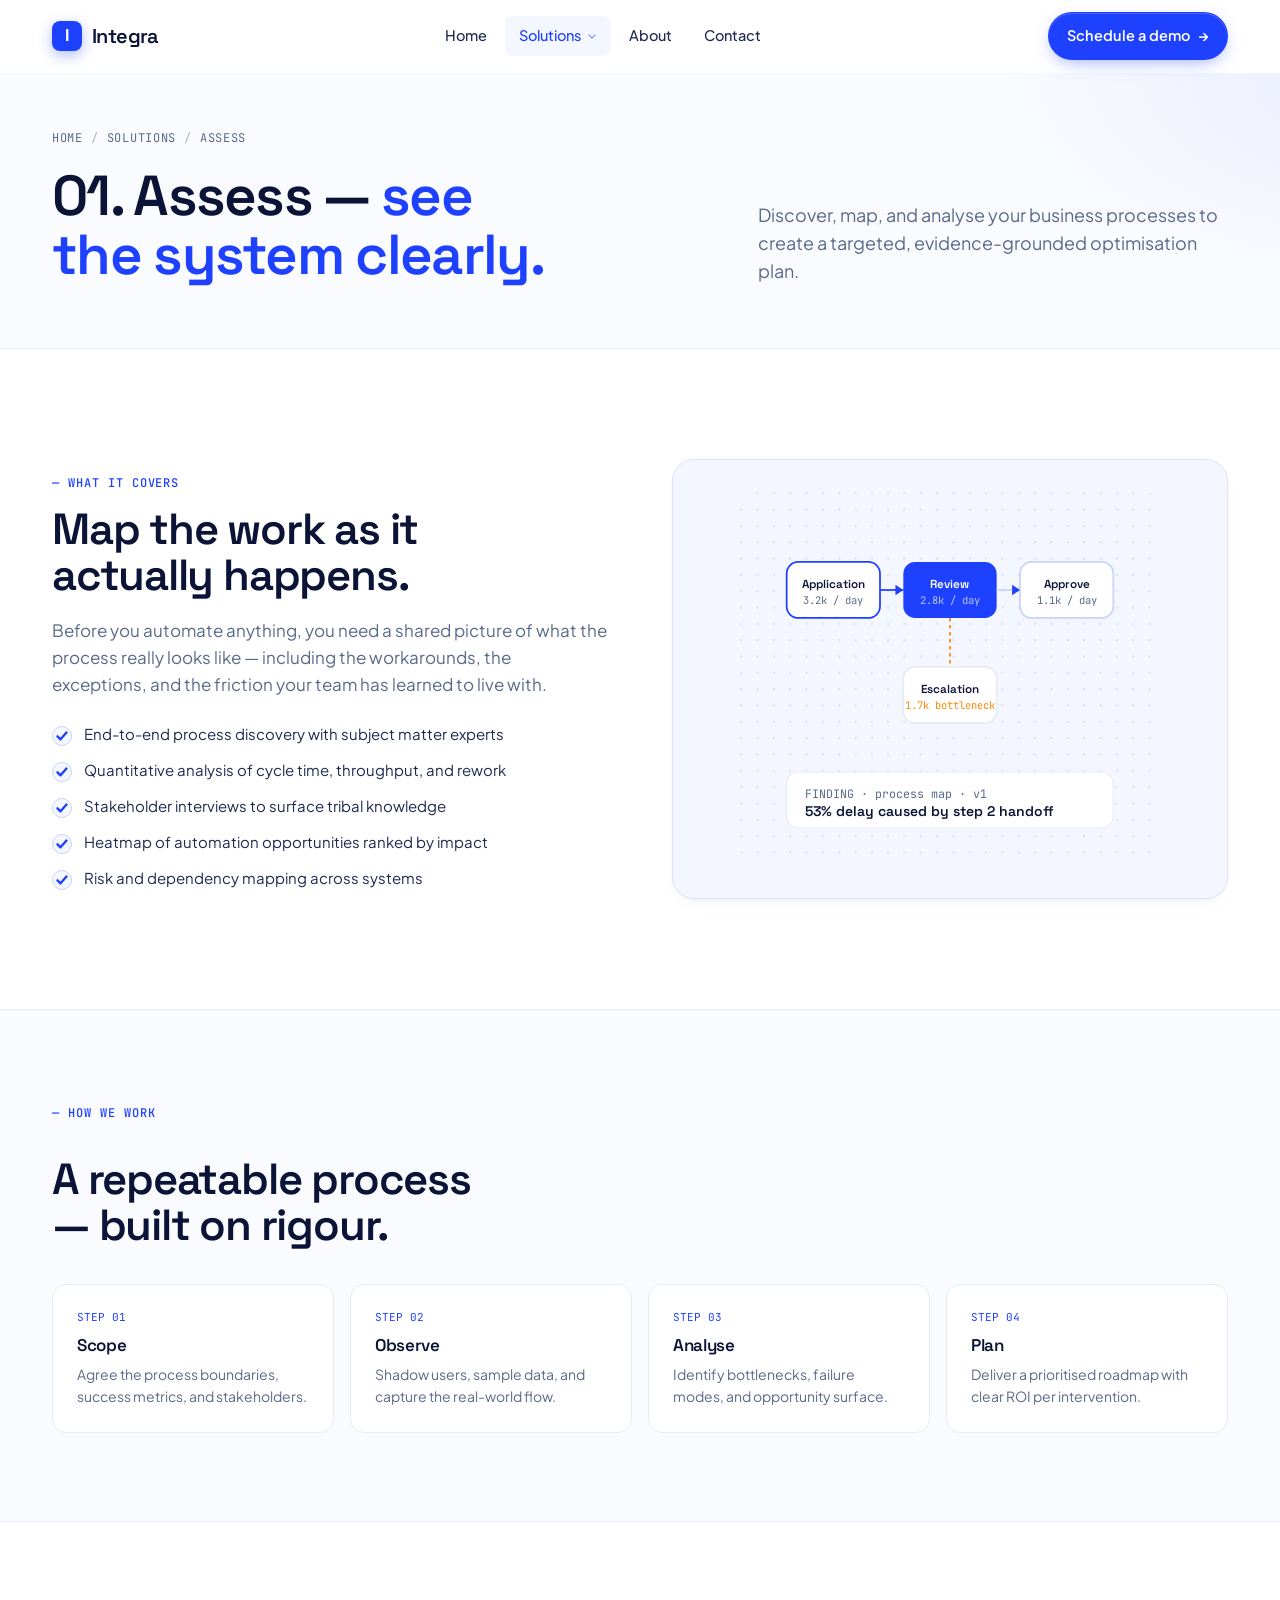
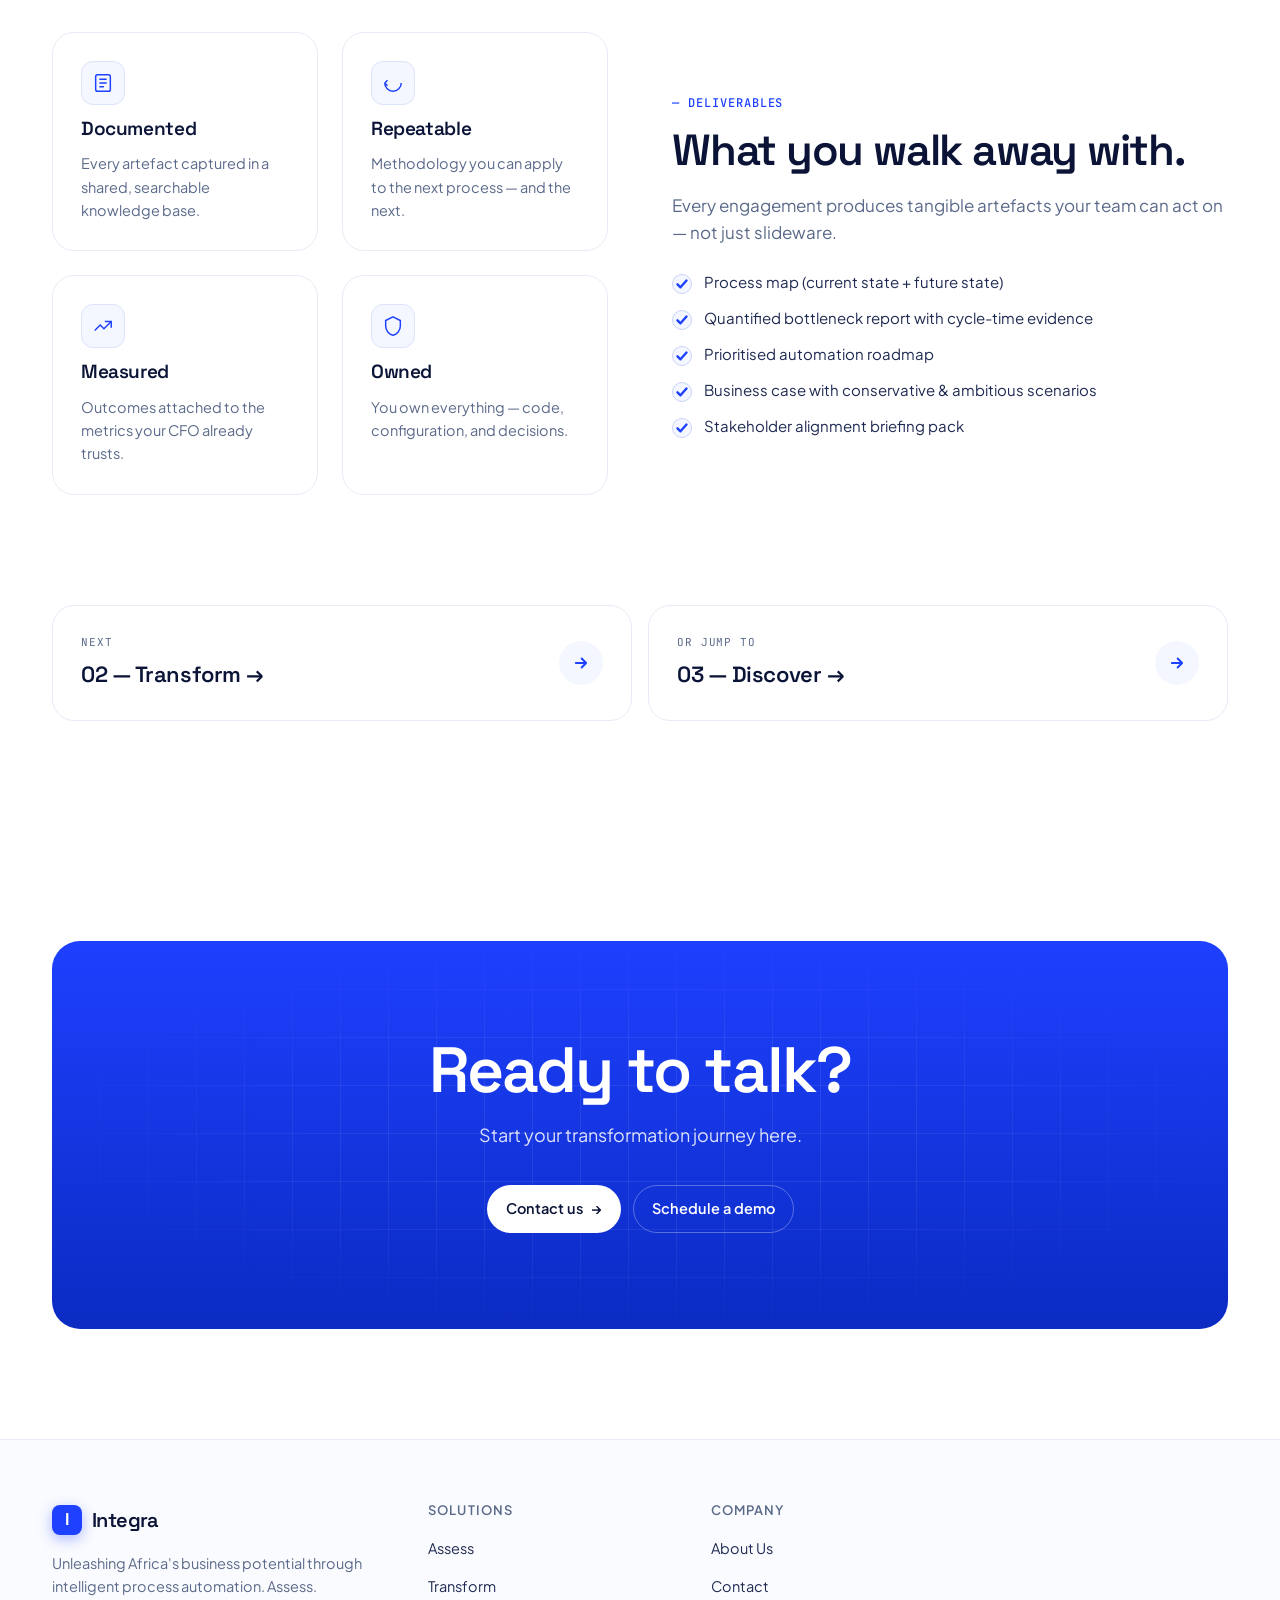
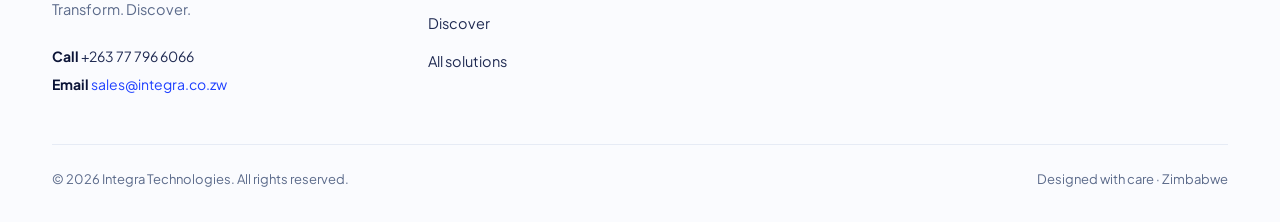
<file: assess.html>
<!doctype html>
<html lang="en">
<head>
<meta charset="utf-8" />
<meta name="viewport" content="width=device-width, initial-scale=1" />
<title>Assess — Integra</title>
<link rel="preconnect" href="https://fonts.googleapis.com" />
<link rel="preconnect" href="https://fonts.gstatic.com" crossorigin />
<link href="https://fonts.googleapis.com/css2?family=Space+Grotesk:wght@400;500;600;700&family=Plus+Jakarta+Sans:wght@300;400;500;600;700&family=JetBrains+Mono:wght@400;500&display=swap" rel="stylesheet" />
<link rel="stylesheet" href="assets/styles.css" />
</head>
<body>
<header class="nav" id="nav">
  <div class="wrap nav-inner">
    <a class="brand" href="index.html"><span class="brand-mark">I</span><span class="brand-name">Integra</span></a>
    <nav class="menu">
      <a class="link " href="index.html">Home</a>
      <a class="link active" href="solutions.html">Solutions <svg class="caret" viewBox="0 0 10 10"><path d="M2 4l3 3 3-3" stroke="currentColor" stroke-width="1.4" fill="none" stroke-linecap="round" stroke-linejoin="round"/></svg></a>
      <a class="link " href="about.html">About</a>
      <a class="link " href="contact.html">Contact</a>
    </nav>
    <div class="nav-cta">
      <a class="btn btn-primary" href="contact.html">Schedule a demo <span class="arrow">→</span></a>
      <button class="menu-toggle" id="menuToggle" aria-label="Open menu"><span></span></button>
    </div>
  </div>
</header>
<section class="subhero">
  <div class="wrap subhero-inner">
    <div>
      <div class="crumbs"><a href="index.html">Home</a><span>/</span><a href="solutions.html">Solutions</a><span>/</span>Assess</div>
      <h1>01. Assess — <span class="accent">see the system clearly.</span></h1>
    </div>
    <p class="lede">Discover, map, and analyse your business processes to create a targeted, evidence-grounded optimisation plan.</p>
  </div>
</section>

<section>
  <div class="wrap">
    <div class="split reveal">
      <div>
        <span class="eyebrow-text">What it covers</span>
        <h2 style="margin-top: 14px;">Map the work as it actually happens.</h2>
        <p>Before you automate anything, you need a shared picture of what the process really looks like — including the workarounds, the exceptions, and the friction your team has learned to live with.</p>
        <ul class="checklist">
          <li>End-to-end process discovery with subject matter experts</li><li>Quantitative analysis of cycle time, throughput, and rework</li><li>Stakeholder interviews to surface tribal knowledge</li><li>Heatmap of automation opportunities ranked by impact</li><li>Risk and dependency mapping across systems</li>
        </ul>
      </div>
      <div class="frame tint" style="min-height: 380px; display: grid; place-items: center;">
        
<svg viewBox="0 0 360 320" width="100%" height="100%" style="max-width: 420px;">
  <defs><pattern id="dotsAssess" width="14" height="14" patternUnits="userSpaceOnUse"><circle cx="1" cy="1" r="1" fill="#C8D4F8"/></pattern></defs>
  <rect width="360" height="320" fill="url(#dotsAssess)" opacity="0.6" rx="14"/>
  <g transform="translate(40,60)">
    <rect x="0" y="0" width="80" height="48" rx="10" fill="white" stroke="#1E40FF" stroke-width="1.5"/>
    <text x="40" y="22" text-anchor="middle" font-family="Space Grotesk" font-size="10" fill="#0B1437" font-weight="600">Application</text>
    <text x="40" y="36" text-anchor="middle" font-family="JetBrains Mono" font-size="9" fill="#5B6A8A">3.2k / day</text>
  </g>
  <g transform="translate(140,60)">
    <rect x="0" y="0" width="80" height="48" rx="10" fill="#1E40FF"/>
    <text x="40" y="22" text-anchor="middle" font-family="Space Grotesk" font-size="10" fill="white" font-weight="600">Review</text>
    <text x="40" y="36" text-anchor="middle" font-family="JetBrains Mono" font-size="9" fill="rgba(255,255,255,0.7)">2.8k / day</text>
  </g>
  <g transform="translate(240,60)">
    <rect x="0" y="0" width="80" height="48" rx="10" fill="white" stroke="#C8D4F8" stroke-width="1.5"/>
    <text x="40" y="22" text-anchor="middle" font-family="Space Grotesk" font-size="10" fill="#0B1437" font-weight="600">Approve</text>
    <text x="40" y="36" text-anchor="middle" font-family="JetBrains Mono" font-size="9" fill="#5B6A8A">1.1k / day</text>
  </g>
  <path d="M120 84 L140 84" stroke="#1E40FF" stroke-width="1.5" marker-end="url(#arrA)"/>
  <path d="M220 84 L240 84" stroke="#C8D4F8" stroke-width="1.5" marker-end="url(#arrA)"/>
  <defs><marker id="arrA" viewBox="0 0 8 8" refX="6" refY="4" markerWidth="6" markerHeight="6"><path d="M0 0 L6 4 L0 8 Z" fill="#1E40FF"/></marker></defs>

  <g transform="translate(140,150)">
    <rect x="0" y="0" width="80" height="48" rx="10" fill="white" stroke="#E6EBF5" stroke-width="1.5"/>
    <text x="40" y="22" text-anchor="middle" font-family="Space Grotesk" font-size="10" fill="#0B1437" font-weight="600">Escalation</text>
    <text x="40" y="36" text-anchor="middle" font-family="JetBrains Mono" font-size="9" fill="#FF8A00">1.7k bottleneck</text>
  </g>
  <path d="M180 108 L180 150" stroke="#FF8A00" stroke-width="1.5" stroke-dasharray="3 3"/>

  <g transform="translate(40,240)">
    <rect width="280" height="48" rx="10" fill="white" stroke="#E6EBF5"/>
    <text x="16" y="22" font-family="JetBrains Mono" font-size="10" fill="#5B6A8A">FINDING · process map · v1</text>
    <text x="16" y="38" font-family="Space Grotesk" font-size="12" font-weight="600" fill="#0B1437">53% delay caused by step 2 handoff</text>
  </g>
</svg>
      </div>
    </div>
  </div>
</section>

<section style="background: var(--tint-2); border-top: 1px solid var(--line); border-bottom: 1px solid var(--line); padding-top: 88px; padding-bottom: 88px;">
  <div class="wrap">
    <div class="section-head left reveal" style="margin-bottom: 36px;">
      <span class="eyebrow-text">How we work</span>
      <h2 style="margin-top: 10px;">A repeatable process — built on rigour.</h2>
    </div>
    <div class="timeline reveal">
      
        <div class="tl-step">
          <div class="num">STEP 01</div>
          <h4>Scope</h4>
          <p>Agree the process boundaries, success metrics, and stakeholders.</p>
        </div>
      
        <div class="tl-step">
          <div class="num">STEP 02</div>
          <h4>Observe</h4>
          <p>Shadow users, sample data, and capture the real-world flow.</p>
        </div>
      
        <div class="tl-step">
          <div class="num">STEP 03</div>
          <h4>Analyse</h4>
          <p>Identify bottlenecks, failure modes, and opportunity surface.</p>
        </div>
      
        <div class="tl-step">
          <div class="num">STEP 04</div>
          <h4>Plan</h4>
          <p>Deliver a prioritised roadmap with clear ROI per intervention.</p>
        </div>
      
    </div>
  </div>
</section>

<section>
  <div class="wrap">
    <div class="split reverse reveal">
      <div>
        <span class="eyebrow-text">Deliverables</span>
        <h2 style="margin-top: 14px;">What you walk away with.</h2>
        <p>Every engagement produces tangible artefacts your team can act on — not just slideware.</p>
        <ul class="checklist">
          <li>Process map (current state + future state)</li><li>Quantified bottleneck report with cycle-time evidence</li><li>Prioritised automation roadmap</li><li>Business case with conservative & ambitious scenarios</li><li>Stakeholder alignment briefing pack</li>
        </ul>
      </div>
      <div class="feat-grid two-col">
        <div class="feat"><div class="icon"><svg width="22" height="22" fill="none" stroke="currentColor" stroke-width="1.6" viewBox="0 0 24 24"><rect x="4" y="3" width="16" height="18" rx="2"/><path d="M8 8h8M8 12h8M8 16h5"/></svg></div><h3>Documented</h3><p>Every artefact captured in a shared, searchable knowledge base.</p></div>
        <div class="feat"><div class="icon"><svg width="22" height="22" fill="none" stroke="currentColor" stroke-width="1.6" viewBox="0 0 24 24"><path d="M3 12a9 9 0 1018 0M3 12l3-3M3 12l3 3"/></svg></div><h3>Repeatable</h3><p>Methodology you can apply to the next process — and the next.</p></div>
        <div class="feat"><div class="icon"><svg width="22" height="22" fill="none" stroke="currentColor" stroke-width="1.6" viewBox="0 0 24 24"><path d="M3 17L9 11 13 15 21 7"/><path d="M14 7h7v7"/></svg></div><h3>Measured</h3><p>Outcomes attached to the metrics your CFO already trusts.</p></div>
        <div class="feat"><div class="icon"><svg width="22" height="22" fill="none" stroke="currentColor" stroke-width="1.6" viewBox="0 0 24 24"><path d="M12 2l8 4v6c0 5-3.5 9-8 10-4.5-1-8-5-8-10V6z"/></svg></div><h3>Owned</h3><p>You own everything — code, configuration, and decisions.</p></div>
      </div>
    </div>
  </div>
</section>

<section style="padding-top: 0;">
  <div class="wrap">
    <div class="next-grid">
      <a class="next-card reveal" href="transform.html">
        <div>
          <div class="lbl">NEXT</div>
          <div class="ttl">02 — Transform →</div>
        </div>
        <div class="arrow"><svg width="18" height="18" viewBox="0 0 14 14" fill="none"><path d="M3 7h8m0 0L7.5 3.5M11 7l-3.5 3.5" stroke="currentColor" stroke-width="1.5" stroke-linecap="round" stroke-linejoin="round"/></svg></div>
      </a>
      <a class="next-card reveal" href="discover.html">
        <div>
          <div class="lbl">OR JUMP TO</div>
          <div class="ttl">03 — Discover →</div>
        </div>
        <div class="arrow"><svg width="18" height="18" viewBox="0 0 14 14" fill="none"><path d="M3 7h8m0 0L7.5 3.5M11 7l-3.5 3.5" stroke="currentColor" stroke-width="1.5" stroke-linecap="round" stroke-linejoin="round"/></svg></div>
      </a>
    </div>
  </div>
</section>

<section id="contact-cta">
  <div class="wrap">
    <div class="cta reveal">
      <h2>Ready to talk?</h2>
      <p>Start your transformation journey here.</p>
      <div class="cta-buttons">
        <a class="btn btn-white" href="contact.html">Contact us <span class="arrow">→</span></a>
        <a class="btn btn-outline-light" href="contact.html">Schedule a demo</a>
      </div>
    </div>
  </div>
</section>
<footer>
  <div class="wrap">
    <div class="foot-grid">
      <div class="foot">
        <a class="brand" href="index.html"><span class="brand-mark">I</span><span class="brand-name">Integra</span></a>
        <p class="desc">Unleashing Africa's business potential through intelligent process automation. Assess. Transform. Discover.</p>
        <div style="margin-top: 24px; font-size: 14px; color: var(--ink-2);">
          <div style="margin-bottom: 6px;"><strong style="color: var(--ink);">Call</strong> +263 77 796 6066</div>
          <div><strong style="color: var(--ink);">Email</strong> <a href="mailto:sales@integra.co.zw" style="color: var(--blue);">sales@integra.co.zw</a></div>
        </div>
      </div>
      <div class="foot"><h4>Solutions</h4><ul>
        <li><a href="assess.html">Assess</a></li><li><a href="transform.html">Transform</a></li><li><a href="discover.html">Discover</a></li><li><a href="solutions.html">All solutions</a></li>
      </ul></div>
      <div class="foot"><h4>Company</h4><ul>
        <li><a href="about.html">About Us</a></li><li><a href="contact.html">Contact</a></li>
      </ul></div>
    </div>
    <div class="foot-bottom">
      <div>© 2026 Integra Technologies. All rights reserved.</div>
      <div>Designed with care · Zimbabwe</div>
    </div>
  </div>
</footer>
<div class="drawer" id="drawer">
  <div class="drawer-panel">
    <div class="drawer-head">
      <a class="brand" href="index.html"><span class="brand-mark">I</span><span class="brand-name">Integra</span></a>
      <button class="close-btn" id="closeDrawer" aria-label="Close menu"><svg width="14" height="14" viewBox="0 0 14 14"><path d="M2 2l10 10M12 2L2 12" stroke="currentColor" stroke-width="1.5" stroke-linecap="round"/></svg></button>
    </div>
    <a href="index.html">Home</a><a href="solutions.html">Solutions</a><a href="about.html">About</a><a href="contact.html">Contact</a>
    <a class="btn btn-primary" href="contact.html">Schedule a demo <span class="arrow">→</span></a>
  </div>
</div>
<script>
  const nav = document.getElementById('nav');
  const onScroll = () => { if (window.scrollY > 4) nav.classList.add('scrolled'); else nav.classList.remove('scrolled'); };
  window.addEventListener('scroll', onScroll, { passive: true }); onScroll();
  const drawer = document.getElementById('drawer');
  document.getElementById('menuToggle').addEventListener('click', () => drawer.classList.add('open'));
  document.getElementById('closeDrawer').addEventListener('click', () => drawer.classList.remove('open'));
  drawer.addEventListener('click', (e) => { if (e.target === drawer) drawer.classList.remove('open'); });
  drawer.querySelectorAll('a').forEach(a => a.addEventListener('click', () => drawer.classList.remove('open')));
  const io = new IntersectionObserver((entries) => { entries.forEach(e => { if (e.isIntersecting) { e.target.classList.add('in'); io.unobserve(e.target); } }); }, { threshold: 0.12 });
  document.querySelectorAll('.reveal').forEach(el => io.observe(el));
</script>
</body></html>
</file>
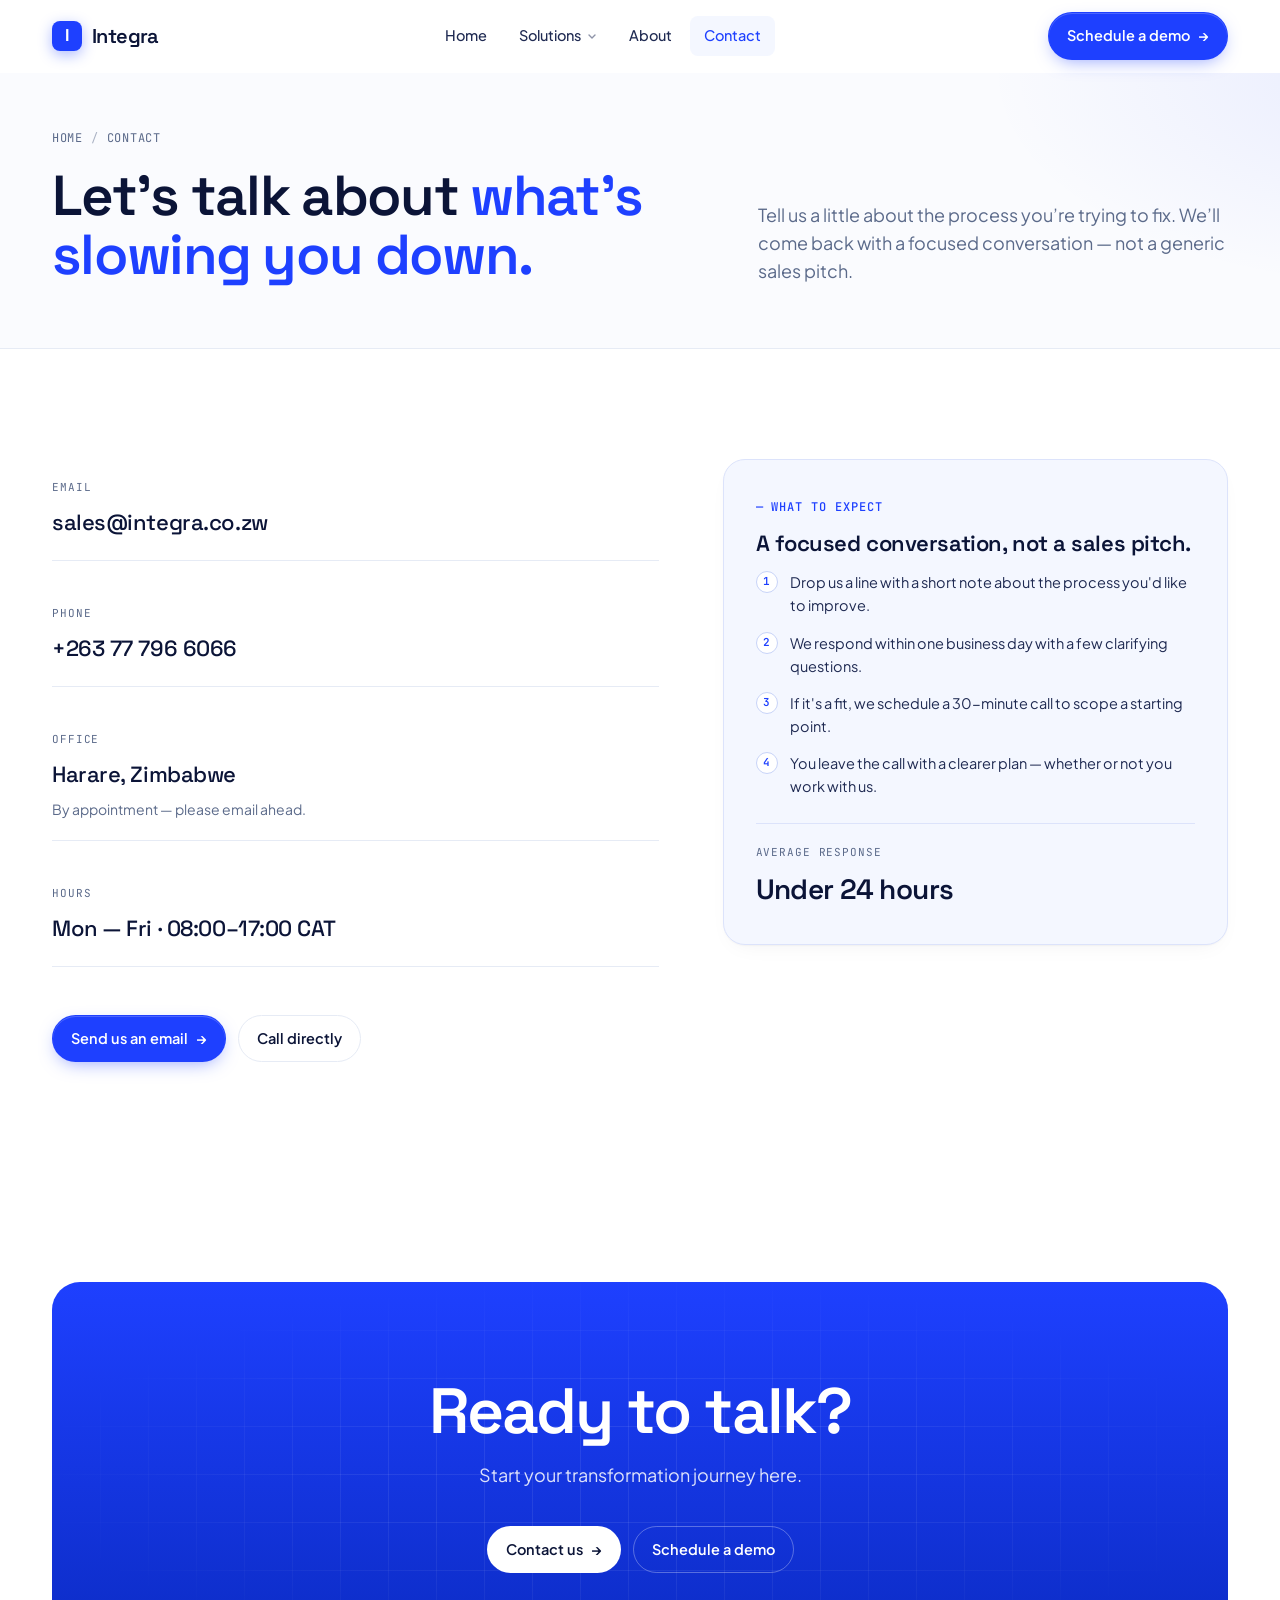
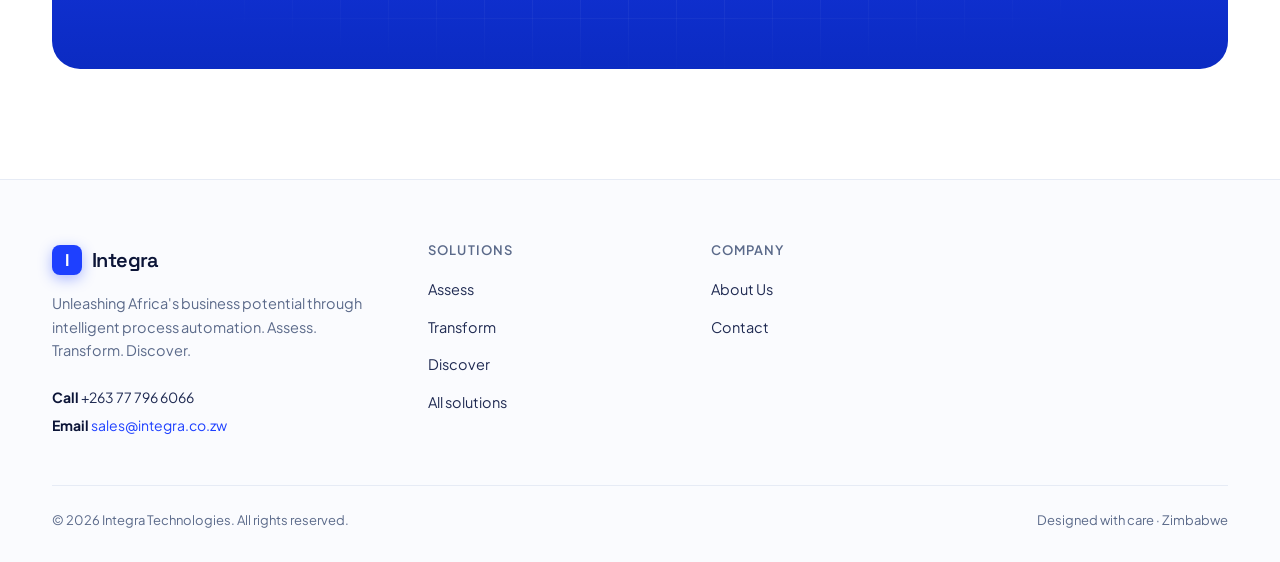
<file: contact.html>
<!doctype html>
<html lang="en">
<head>
<meta charset="utf-8" />
<meta name="viewport" content="width=device-width, initial-scale=1" />
<title>Contact — Integra</title>
<link rel="preconnect" href="https://fonts.googleapis.com" />
<link rel="preconnect" href="https://fonts.gstatic.com" crossorigin />
<link href="https://fonts.googleapis.com/css2?family=Space+Grotesk:wght@400;500;600;700&family=Plus+Jakarta+Sans:wght@300;400;500;600;700&family=JetBrains+Mono:wght@400;500&display=swap" rel="stylesheet" />
<link rel="stylesheet" href="assets/styles.css" />
</head>
<body>
<header class="nav" id="nav">
  <div class="wrap nav-inner">
    <a class="brand" href="index.html"><span class="brand-mark">I</span><span class="brand-name">Integra</span></a>
    <nav class="menu">
      <a class="link " href="index.html">Home</a>
      <a class="link " href="solutions.html">Solutions <svg class="caret" viewBox="0 0 10 10"><path d="M2 4l3 3 3-3" stroke="currentColor" stroke-width="1.4" fill="none" stroke-linecap="round" stroke-linejoin="round"/></svg></a>
      <a class="link " href="about.html">About</a>
      <a class="link active" href="contact.html">Contact</a>
    </nav>
    <div class="nav-cta">
      <a class="btn btn-primary" href="contact.html">Schedule a demo <span class="arrow">→</span></a>
      <button class="menu-toggle" id="menuToggle" aria-label="Open menu"><span></span></button>
    </div>
  </div>
</header>
<section class="subhero">
  <div class="wrap subhero-inner">
    <div>
      <div class="crumbs"><a href="index.html">Home</a><span>/</span>Contact</div>
      <h1>Let's talk about <span class="accent">what's slowing you down.</span></h1>
    </div>
    <p class="lede">Tell us a little about the process you’re trying to fix. We’ll come back with a focused conversation — not a generic sales pitch.</p>
  </div>
</section>


<section>
  <div class="wrap">
    <div class="contact-layout">
      <div class="contact-card reveal">
        <div class="contact-item">
          <div class="k">Email</div>
          <div class="v"><a href="mailto:sales@integra.co.zw">sales@integra.co.zw</a></div>
        </div>
        <div class="contact-item">
          <div class="k">Phone</div>
          <div class="v">+263 77 796 6066</div>
        </div>
        <div class="contact-item">
          <div class="k">Office</div>
          <div class="v">Harare, Zimbabwe</div>
          <div style="color: var(--muted); font-size: 14px; margin-top: 6px;">By appointment — please email ahead.</div>
        </div>
        <div class="contact-item">
          <div class="k">Hours</div>
          <div class="v">Mon — Fri · 08:00–17:00 CAT</div>
        </div>

        <div style="margin-top: 24px; display: flex; gap: 12px; flex-wrap: wrap;">
          <a class="btn btn-primary" href="mailto:sales@integra.co.zw">Send us an email <span class="arrow">→</span></a>
          <a class="btn btn-ghost" href="tel:+263777966066">Call directly</a>
        </div>
      </div>

      <aside class="frame tint reveal" style="position: sticky; top: 96px;">
        <span class="eyebrow-text">What to expect</span>
        <h3 style="font-size: 22px; margin: 14px 0 16px;">A focused conversation, not a sales pitch.</h3>
        <ul style="list-style: none; padding: 0; margin: 0; display: flex; flex-direction: column; gap: 14px;">
          <li style="display: flex; gap: 12px; align-items: flex-start; font-size: 14.5px; color: var(--ink-2);">
            <span style="flex: 0 0 22px; height: 22px; border-radius: 999px; background: white; border: 1px solid #C8D4F8; color: var(--blue); font-family: 'JetBrains Mono', monospace; font-size: 11px; font-weight: 600; display: grid; place-items: center;">1</span>
            <span>Drop us a line with a short note about the process you'd like to improve.</span>
          </li>
          <li style="display: flex; gap: 12px; align-items: flex-start; font-size: 14.5px; color: var(--ink-2);">
            <span style="flex: 0 0 22px; height: 22px; border-radius: 999px; background: white; border: 1px solid #C8D4F8; color: var(--blue); font-family: 'JetBrains Mono', monospace; font-size: 11px; font-weight: 600; display: grid; place-items: center;">2</span>
            <span>We respond within one business day with a few clarifying questions.</span>
          </li>
          <li style="display: flex; gap: 12px; align-items: flex-start; font-size: 14.5px; color: var(--ink-2);">
            <span style="flex: 0 0 22px; height: 22px; border-radius: 999px; background: white; border: 1px solid #C8D4F8; color: var(--blue); font-family: 'JetBrains Mono', monospace; font-size: 11px; font-weight: 600; display: grid; place-items: center;">3</span>
            <span>If it's a fit, we schedule a 30-minute call to scope a starting point.</span>
          </li>
          <li style="display: flex; gap: 12px; align-items: flex-start; font-size: 14.5px; color: var(--ink-2);">
            <span style="flex: 0 0 22px; height: 22px; border-radius: 999px; background: white; border: 1px solid #C8D4F8; color: var(--blue); font-family: 'JetBrains Mono', monospace; font-size: 11px; font-weight: 600; display: grid; place-items: center;">4</span>
            <span>You leave the call with a clearer plan — whether or not you work with us.</span>
          </li>
        </ul>
        <div style="margin-top: 24px; padding-top: 20px; border-top: 1px solid #DCE3FB;">
          <div style="font-family: 'JetBrains Mono', monospace; font-size: 11px; color: var(--muted); letter-spacing: 0.08em; text-transform: uppercase; margin-bottom: 6px;">Average response</div>
          <div style="font-family: 'Space Grotesk', sans-serif; font-size: 28px; font-weight: 600; color: var(--ink); letter-spacing: -0.02em;">Under 24 hours</div>
        </div>
      </aside>
    </div>
  </div>
</section>

<section id="contact-cta">
  <div class="wrap">
    <div class="cta reveal">
      <h2>Ready to talk?</h2>
      <p>Start your transformation journey here.</p>
      <div class="cta-buttons">
        <a class="btn btn-white" href="contact.html">Contact us <span class="arrow">→</span></a>
        <a class="btn btn-outline-light" href="contact.html">Schedule a demo</a>
      </div>
    </div>
  </div>
</section>
<footer>
  <div class="wrap">
    <div class="foot-grid">
      <div class="foot">
        <a class="brand" href="index.html"><span class="brand-mark">I</span><span class="brand-name">Integra</span></a>
        <p class="desc">Unleashing Africa's business potential through intelligent process automation. Assess. Transform. Discover.</p>
        <div style="margin-top: 24px; font-size: 14px; color: var(--ink-2);">
          <div style="margin-bottom: 6px;"><strong style="color: var(--ink);">Call</strong> +263 77 796 6066</div>
          <div><strong style="color: var(--ink);">Email</strong> <a href="mailto:sales@integra.co.zw" style="color: var(--blue);">sales@integra.co.zw</a></div>
        </div>
      </div>
      <div class="foot"><h4>Solutions</h4><ul>
        <li><a href="assess.html">Assess</a></li><li><a href="transform.html">Transform</a></li><li><a href="discover.html">Discover</a></li><li><a href="solutions.html">All solutions</a></li>
      </ul></div>
      <div class="foot"><h4>Company</h4><ul>
        <li><a href="about.html">About Us</a></li><li><a href="contact.html">Contact</a></li>
      </ul></div>
    </div>
    <div class="foot-bottom">
      <div>© 2026 Integra Technologies. All rights reserved.</div>
      <div>Designed with care · Zimbabwe</div>
    </div>
  </div>
</footer>
<div class="drawer" id="drawer">
  <div class="drawer-panel">
    <div class="drawer-head">
      <a class="brand" href="index.html"><span class="brand-mark">I</span><span class="brand-name">Integra</span></a>
      <button class="close-btn" id="closeDrawer" aria-label="Close menu"><svg width="14" height="14" viewBox="0 0 14 14"><path d="M2 2l10 10M12 2L2 12" stroke="currentColor" stroke-width="1.5" stroke-linecap="round"/></svg></button>
    </div>
    <a href="index.html">Home</a><a href="solutions.html">Solutions</a><a href="about.html">About</a><a href="contact.html">Contact</a>
    <a class="btn btn-primary" href="contact.html">Schedule a demo <span class="arrow">→</span></a>
  </div>
</div>
<script>
  const nav = document.getElementById('nav');
  const onScroll = () => { if (window.scrollY > 4) nav.classList.add('scrolled'); else nav.classList.remove('scrolled'); };
  window.addEventListener('scroll', onScroll, { passive: true }); onScroll();
  const drawer = document.getElementById('drawer');
  document.getElementById('menuToggle').addEventListener('click', () => drawer.classList.add('open'));
  document.getElementById('closeDrawer').addEventListener('click', () => drawer.classList.remove('open'));
  drawer.addEventListener('click', (e) => { if (e.target === drawer) drawer.classList.remove('open'); });
  drawer.querySelectorAll('a').forEach(a => a.addEventListener('click', () => drawer.classList.remove('open')));
  const io = new IntersectionObserver((entries) => { entries.forEach(e => { if (e.isIntersecting) { e.target.classList.add('in'); io.unobserve(e.target); } }); }, { threshold: 0.12 });
  document.querySelectorAll('.reveal').forEach(el => io.observe(el));
</script>
</body></html>
</file>
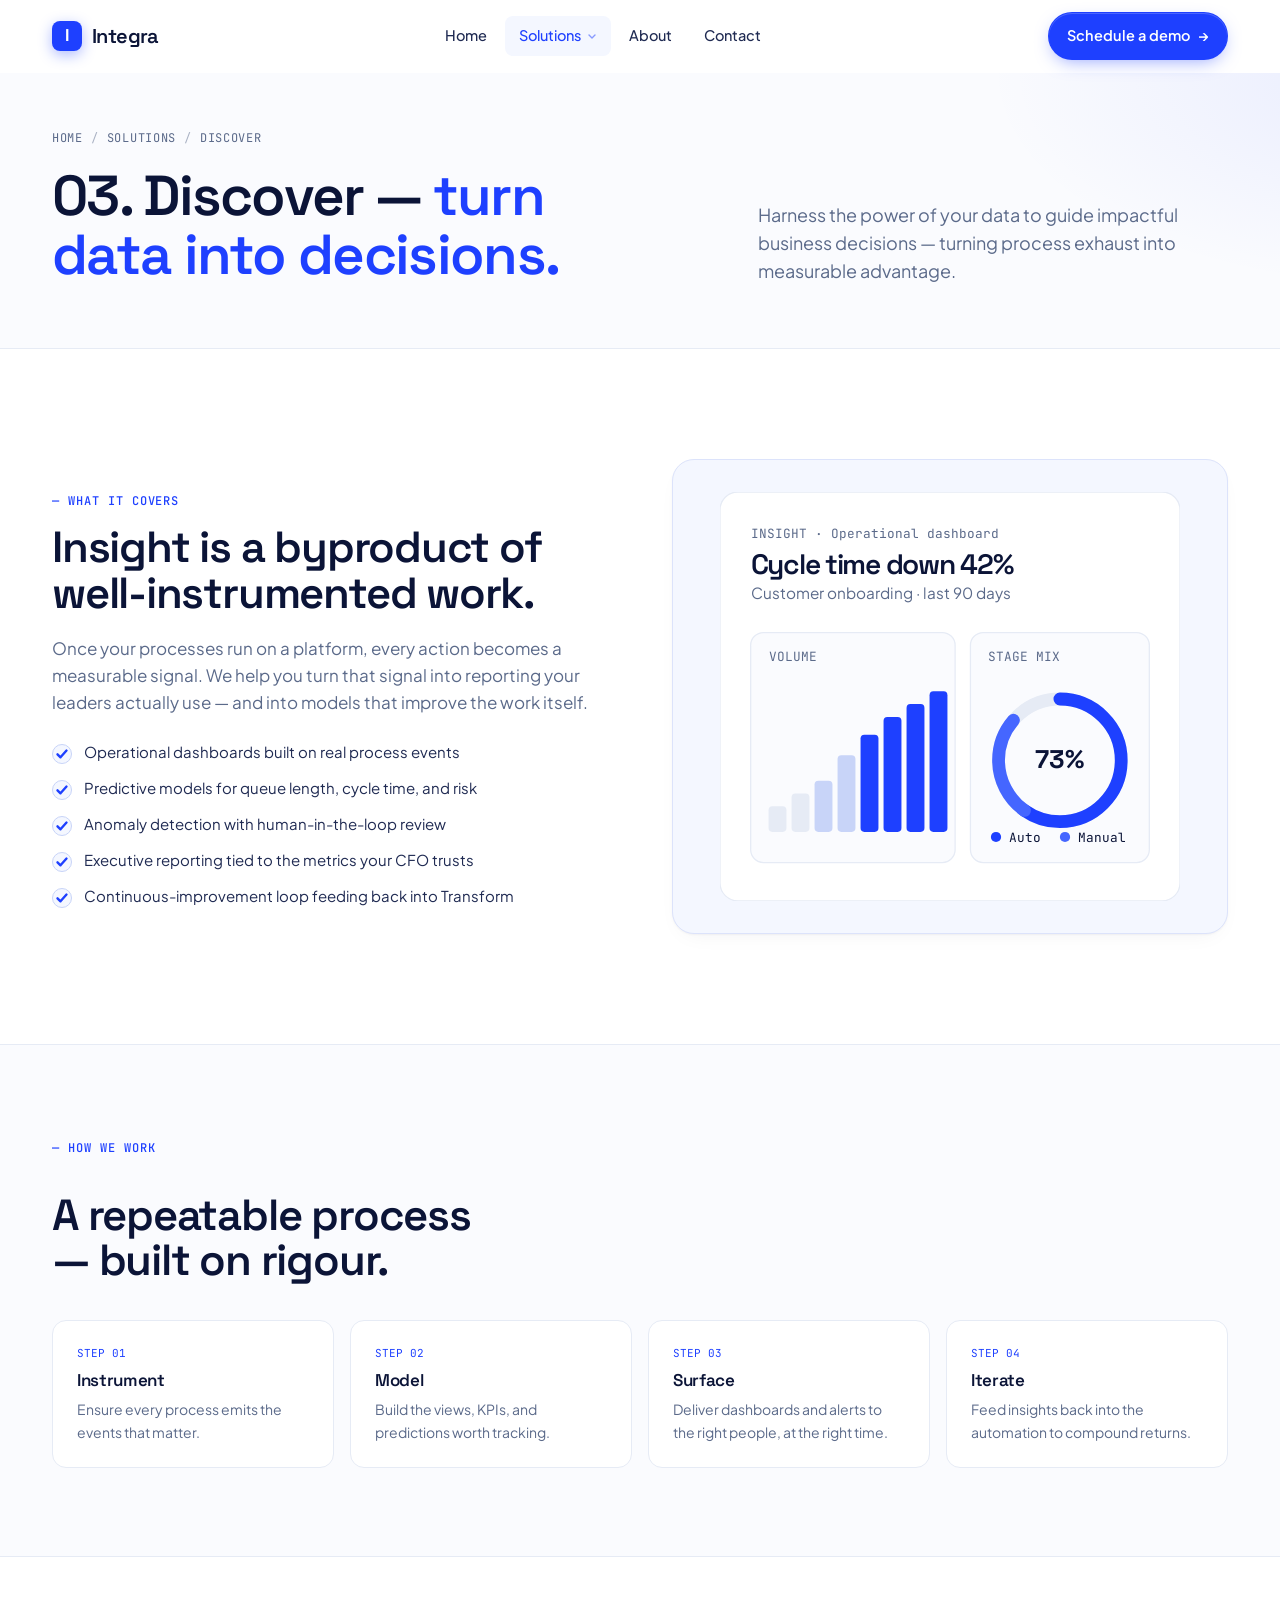
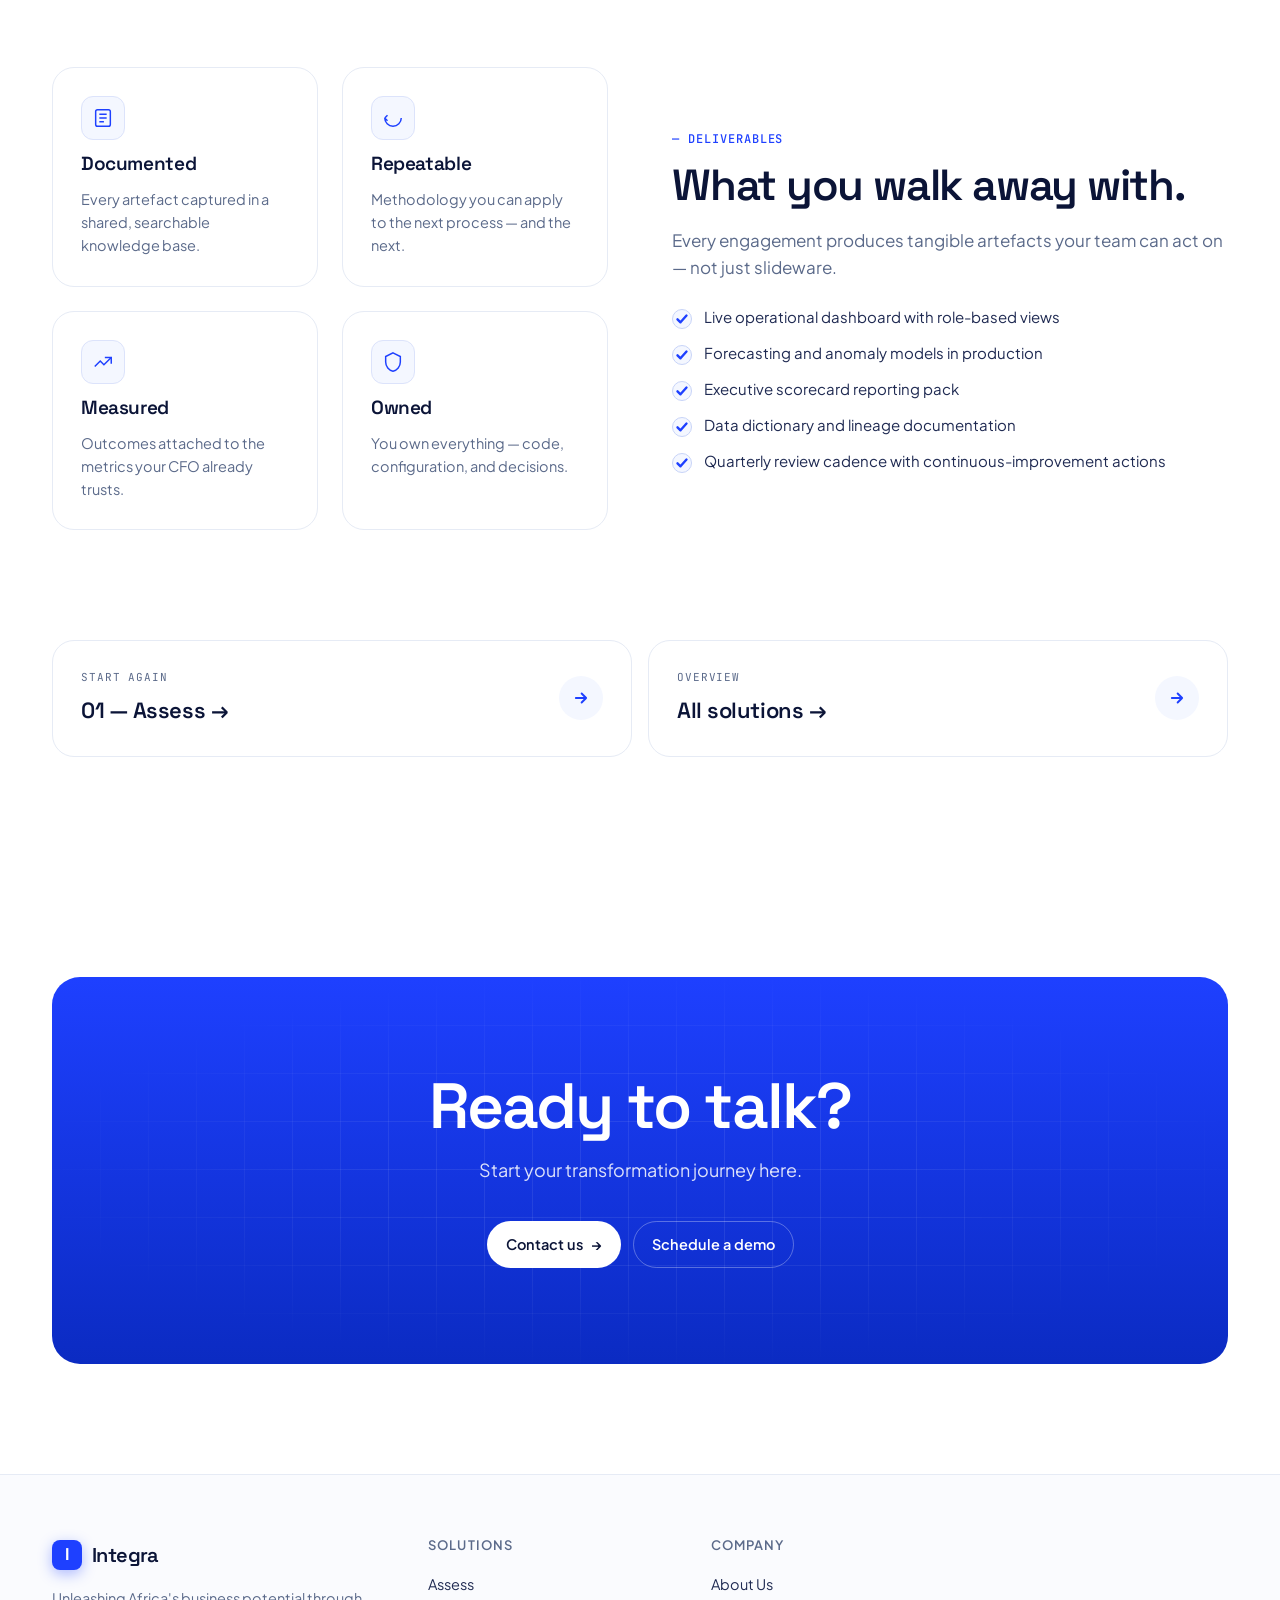
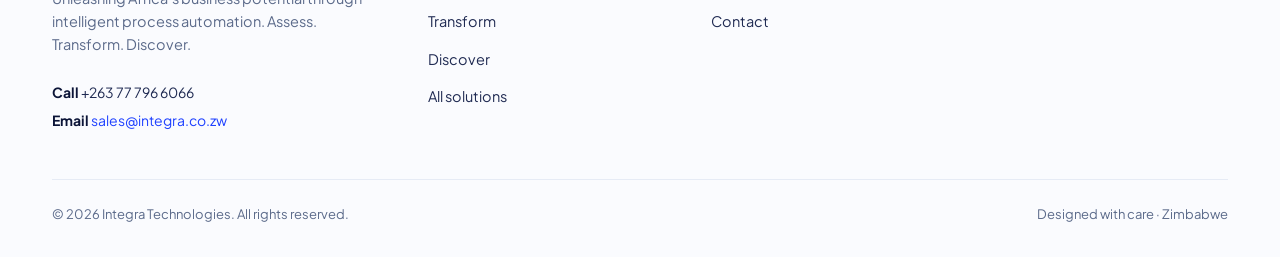
<file: discover.html>
<!doctype html>
<html lang="en">
<head>
<meta charset="utf-8" />
<meta name="viewport" content="width=device-width, initial-scale=1" />
<title>Discover — Integra</title>
<link rel="preconnect" href="https://fonts.googleapis.com" />
<link rel="preconnect" href="https://fonts.gstatic.com" crossorigin />
<link href="https://fonts.googleapis.com/css2?family=Space+Grotesk:wght@400;500;600;700&family=Plus+Jakarta+Sans:wght@300;400;500;600;700&family=JetBrains+Mono:wght@400;500&display=swap" rel="stylesheet" />
<link rel="stylesheet" href="assets/styles.css" />
</head>
<body>
<header class="nav" id="nav">
  <div class="wrap nav-inner">
    <a class="brand" href="index.html"><span class="brand-mark">I</span><span class="brand-name">Integra</span></a>
    <nav class="menu">
      <a class="link " href="index.html">Home</a>
      <a class="link active" href="solutions.html">Solutions <svg class="caret" viewBox="0 0 10 10"><path d="M2 4l3 3 3-3" stroke="currentColor" stroke-width="1.4" fill="none" stroke-linecap="round" stroke-linejoin="round"/></svg></a>
      <a class="link " href="about.html">About</a>
      <a class="link " href="contact.html">Contact</a>
    </nav>
    <div class="nav-cta">
      <a class="btn btn-primary" href="contact.html">Schedule a demo <span class="arrow">→</span></a>
      <button class="menu-toggle" id="menuToggle" aria-label="Open menu"><span></span></button>
    </div>
  </div>
</header>
<section class="subhero">
  <div class="wrap subhero-inner">
    <div>
      <div class="crumbs"><a href="index.html">Home</a><span>/</span><a href="solutions.html">Solutions</a><span>/</span>Discover</div>
      <h1>03. Discover — <span class="accent">turn data into decisions.</span></h1>
    </div>
    <p class="lede">Harness the power of your data to guide impactful business decisions — turning process exhaust into measurable advantage.</p>
  </div>
</section>

<section>
  <div class="wrap">
    <div class="split reveal">
      <div>
        <span class="eyebrow-text">What it covers</span>
        <h2 style="margin-top: 14px;">Insight is a byproduct of well-instrumented work.</h2>
        <p>Once your processes run on a platform, every action becomes a measurable signal. We help you turn that signal into reporting your leaders actually use — and into models that improve the work itself.</p>
        <ul class="checklist">
          <li>Operational dashboards built on real process events</li><li>Predictive models for queue length, cycle time, and risk</li><li>Anomaly detection with human-in-the-loop review</li><li>Executive reporting tied to the metrics your CFO trusts</li><li>Continuous-improvement loop feeding back into Transform</li>
        </ul>
      </div>
      <div class="frame tint" style="min-height: 380px; display: grid; place-items: center;">
        
<svg viewBox="0 0 360 320" width="100%" height="100%" style="max-width: 460px;">
  <rect width="360" height="320" rx="14" fill="white" stroke="#E6EBF5"/>
  <text x="24" y="36" font-family="JetBrains Mono" font-size="10" fill="#5B6A8A">INSIGHT · Operational dashboard</text>
  <text x="24" y="64" font-family="Space Grotesk" font-size="22" font-weight="600" fill="#0B1437" letter-spacing="-1">Cycle time down 42%</text>
  <text x="24" y="84" font-family="Plus Jakarta Sans" font-size="12" fill="#5B6A8A">Customer onboarding · last 90 days</text>

  <g transform="translate(24, 110)">
    <rect width="160" height="180" rx="10" fill="#FAFBFE" stroke="#E6EBF5"/>
    <text x="14" y="22" font-family="JetBrains Mono" font-size="10" fill="#5B6A8A">VOLUME</text>
    <g transform="translate(14, 36)">
      <rect x="0"  y="100" width="14" height="20" rx="3" fill="#E6EBF5"/>
      <rect x="18" y="90"  width="14" height="30" rx="3" fill="#E6EBF5"/>
      <rect x="36" y="80"  width="14" height="40" rx="3" fill="#C8D4F8"/>
      <rect x="54" y="60"  width="14" height="60" rx="3" fill="#C8D4F8"/>
      <rect x="72" y="44"  width="14" height="76" rx="3" fill="#1E40FF"/>
      <rect x="90" y="30"  width="14" height="90" rx="3" fill="#1E40FF"/>
      <rect x="108" y="20" width="14" height="100" rx="3" fill="#1E40FF"/>
      <rect x="126" y="10" width="14" height="110" rx="3" fill="#1E40FF"/>
    </g>
  </g>

  <g transform="translate(196, 110)">
    <rect width="140" height="180" rx="10" fill="#FAFBFE" stroke="#E6EBF5"/>
    <text x="14" y="22" font-family="JetBrains Mono" font-size="10" fill="#5B6A8A">STAGE MIX</text>
    <g transform="translate(70, 100)">
      <circle r="48" fill="none" stroke="#E6EBF5" stroke-width="10"/>
      <circle r="48" fill="none" stroke="#1E40FF" stroke-width="10" stroke-dasharray="180 300" transform="rotate(-90)" stroke-linecap="round"/>
      <circle r="48" fill="none" stroke="#4566FF" stroke-width="10" stroke-dasharray="80 300" stroke-dashoffset="-180" transform="rotate(-90)" stroke-linecap="round"/>
      <text y="6" text-anchor="middle" font-family="Space Grotesk" font-size="20" font-weight="700" fill="#0B1437">73%</text>
    </g>
    <g font-family="JetBrains Mono" font-size="10" transform="translate(14, 160)">
      <circle cx="6" cy="0" r="4" fill="#1E40FF"/><text x="16" y="4" fill="#0B1437">Auto</text>
      <circle cx="60" cy="0" r="4" fill="#4566FF"/><text x="70" y="4" fill="#0B1437">Manual</text>
    </g>
  </g>
</svg>
      </div>
    </div>
  </div>
</section>

<section style="background: var(--tint-2); border-top: 1px solid var(--line); border-bottom: 1px solid var(--line); padding-top: 88px; padding-bottom: 88px;">
  <div class="wrap">
    <div class="section-head left reveal" style="margin-bottom: 36px;">
      <span class="eyebrow-text">How we work</span>
      <h2 style="margin-top: 10px;">A repeatable process — built on rigour.</h2>
    </div>
    <div class="timeline reveal">
      
        <div class="tl-step">
          <div class="num">STEP 01</div>
          <h4>Instrument</h4>
          <p>Ensure every process emits the events that matter.</p>
        </div>
      
        <div class="tl-step">
          <div class="num">STEP 02</div>
          <h4>Model</h4>
          <p>Build the views, KPIs, and predictions worth tracking.</p>
        </div>
      
        <div class="tl-step">
          <div class="num">STEP 03</div>
          <h4>Surface</h4>
          <p>Deliver dashboards and alerts to the right people, at the right time.</p>
        </div>
      
        <div class="tl-step">
          <div class="num">STEP 04</div>
          <h4>Iterate</h4>
          <p>Feed insights back into the automation to compound returns.</p>
        </div>
      
    </div>
  </div>
</section>

<section>
  <div class="wrap">
    <div class="split reverse reveal">
      <div>
        <span class="eyebrow-text">Deliverables</span>
        <h2 style="margin-top: 14px;">What you walk away with.</h2>
        <p>Every engagement produces tangible artefacts your team can act on — not just slideware.</p>
        <ul class="checklist">
          <li>Live operational dashboard with role-based views</li><li>Forecasting and anomaly models in production</li><li>Executive scorecard reporting pack</li><li>Data dictionary and lineage documentation</li><li>Quarterly review cadence with continuous-improvement actions</li>
        </ul>
      </div>
      <div class="feat-grid two-col">
        <div class="feat"><div class="icon"><svg width="22" height="22" fill="none" stroke="currentColor" stroke-width="1.6" viewBox="0 0 24 24"><rect x="4" y="3" width="16" height="18" rx="2"/><path d="M8 8h8M8 12h8M8 16h5"/></svg></div><h3>Documented</h3><p>Every artefact captured in a shared, searchable knowledge base.</p></div>
        <div class="feat"><div class="icon"><svg width="22" height="22" fill="none" stroke="currentColor" stroke-width="1.6" viewBox="0 0 24 24"><path d="M3 12a9 9 0 1018 0M3 12l3-3M3 12l3 3"/></svg></div><h3>Repeatable</h3><p>Methodology you can apply to the next process — and the next.</p></div>
        <div class="feat"><div class="icon"><svg width="22" height="22" fill="none" stroke="currentColor" stroke-width="1.6" viewBox="0 0 24 24"><path d="M3 17L9 11 13 15 21 7"/><path d="M14 7h7v7"/></svg></div><h3>Measured</h3><p>Outcomes attached to the metrics your CFO already trusts.</p></div>
        <div class="feat"><div class="icon"><svg width="22" height="22" fill="none" stroke="currentColor" stroke-width="1.6" viewBox="0 0 24 24"><path d="M12 2l8 4v6c0 5-3.5 9-8 10-4.5-1-8-5-8-10V6z"/></svg></div><h3>Owned</h3><p>You own everything — code, configuration, and decisions.</p></div>
      </div>
    </div>
  </div>
</section>

<section style="padding-top: 0;">
  <div class="wrap">
    <div class="next-grid">
      <a class="next-card reveal" href="assess.html">
        <div>
          <div class="lbl">START AGAIN</div>
          <div class="ttl">01 — Assess →</div>
        </div>
        <div class="arrow"><svg width="18" height="18" viewBox="0 0 14 14" fill="none"><path d="M3 7h8m0 0L7.5 3.5M11 7l-3.5 3.5" stroke="currentColor" stroke-width="1.5" stroke-linecap="round" stroke-linejoin="round"/></svg></div>
      </a>
      <a class="next-card reveal" href="solutions.html">
        <div>
          <div class="lbl">OVERVIEW</div>
          <div class="ttl">All solutions →</div>
        </div>
        <div class="arrow"><svg width="18" height="18" viewBox="0 0 14 14" fill="none"><path d="M3 7h8m0 0L7.5 3.5M11 7l-3.5 3.5" stroke="currentColor" stroke-width="1.5" stroke-linecap="round" stroke-linejoin="round"/></svg></div>
      </a>
    </div>
  </div>
</section>

<section id="contact-cta">
  <div class="wrap">
    <div class="cta reveal">
      <h2>Ready to talk?</h2>
      <p>Start your transformation journey here.</p>
      <div class="cta-buttons">
        <a class="btn btn-white" href="contact.html">Contact us <span class="arrow">→</span></a>
        <a class="btn btn-outline-light" href="contact.html">Schedule a demo</a>
      </div>
    </div>
  </div>
</section>
<footer>
  <div class="wrap">
    <div class="foot-grid">
      <div class="foot">
        <a class="brand" href="index.html"><span class="brand-mark">I</span><span class="brand-name">Integra</span></a>
        <p class="desc">Unleashing Africa's business potential through intelligent process automation. Assess. Transform. Discover.</p>
        <div style="margin-top: 24px; font-size: 14px; color: var(--ink-2);">
          <div style="margin-bottom: 6px;"><strong style="color: var(--ink);">Call</strong> +263 77 796 6066</div>
          <div><strong style="color: var(--ink);">Email</strong> <a href="mailto:sales@integra.co.zw" style="color: var(--blue);">sales@integra.co.zw</a></div>
        </div>
      </div>
      <div class="foot"><h4>Solutions</h4><ul>
        <li><a href="assess.html">Assess</a></li><li><a href="transform.html">Transform</a></li><li><a href="discover.html">Discover</a></li><li><a href="solutions.html">All solutions</a></li>
      </ul></div>
      <div class="foot"><h4>Company</h4><ul>
        <li><a href="about.html">About Us</a></li><li><a href="contact.html">Contact</a></li>
      </ul></div>
    </div>
    <div class="foot-bottom">
      <div>© 2026 Integra Technologies. All rights reserved.</div>
      <div>Designed with care · Zimbabwe</div>
    </div>
  </div>
</footer>
<div class="drawer" id="drawer">
  <div class="drawer-panel">
    <div class="drawer-head">
      <a class="brand" href="index.html"><span class="brand-mark">I</span><span class="brand-name">Integra</span></a>
      <button class="close-btn" id="closeDrawer" aria-label="Close menu"><svg width="14" height="14" viewBox="0 0 14 14"><path d="M2 2l10 10M12 2L2 12" stroke="currentColor" stroke-width="1.5" stroke-linecap="round"/></svg></button>
    </div>
    <a href="index.html">Home</a><a href="solutions.html">Solutions</a><a href="about.html">About</a><a href="contact.html">Contact</a>
    <a class="btn btn-primary" href="contact.html">Schedule a demo <span class="arrow">→</span></a>
  </div>
</div>
<script>
  const nav = document.getElementById('nav');
  const onScroll = () => { if (window.scrollY > 4) nav.classList.add('scrolled'); else nav.classList.remove('scrolled'); };
  window.addEventListener('scroll', onScroll, { passive: true }); onScroll();
  const drawer = document.getElementById('drawer');
  document.getElementById('menuToggle').addEventListener('click', () => drawer.classList.add('open'));
  document.getElementById('closeDrawer').addEventListener('click', () => drawer.classList.remove('open'));
  drawer.addEventListener('click', (e) => { if (e.target === drawer) drawer.classList.remove('open'); });
  drawer.querySelectorAll('a').forEach(a => a.addEventListener('click', () => drawer.classList.remove('open')));
  const io = new IntersectionObserver((entries) => { entries.forEach(e => { if (e.isIntersecting) { e.target.classList.add('in'); io.unobserve(e.target); } }); }, { threshold: 0.12 });
  document.querySelectorAll('.reveal').forEach(el => io.observe(el));
</script>
</body></html>
</file>
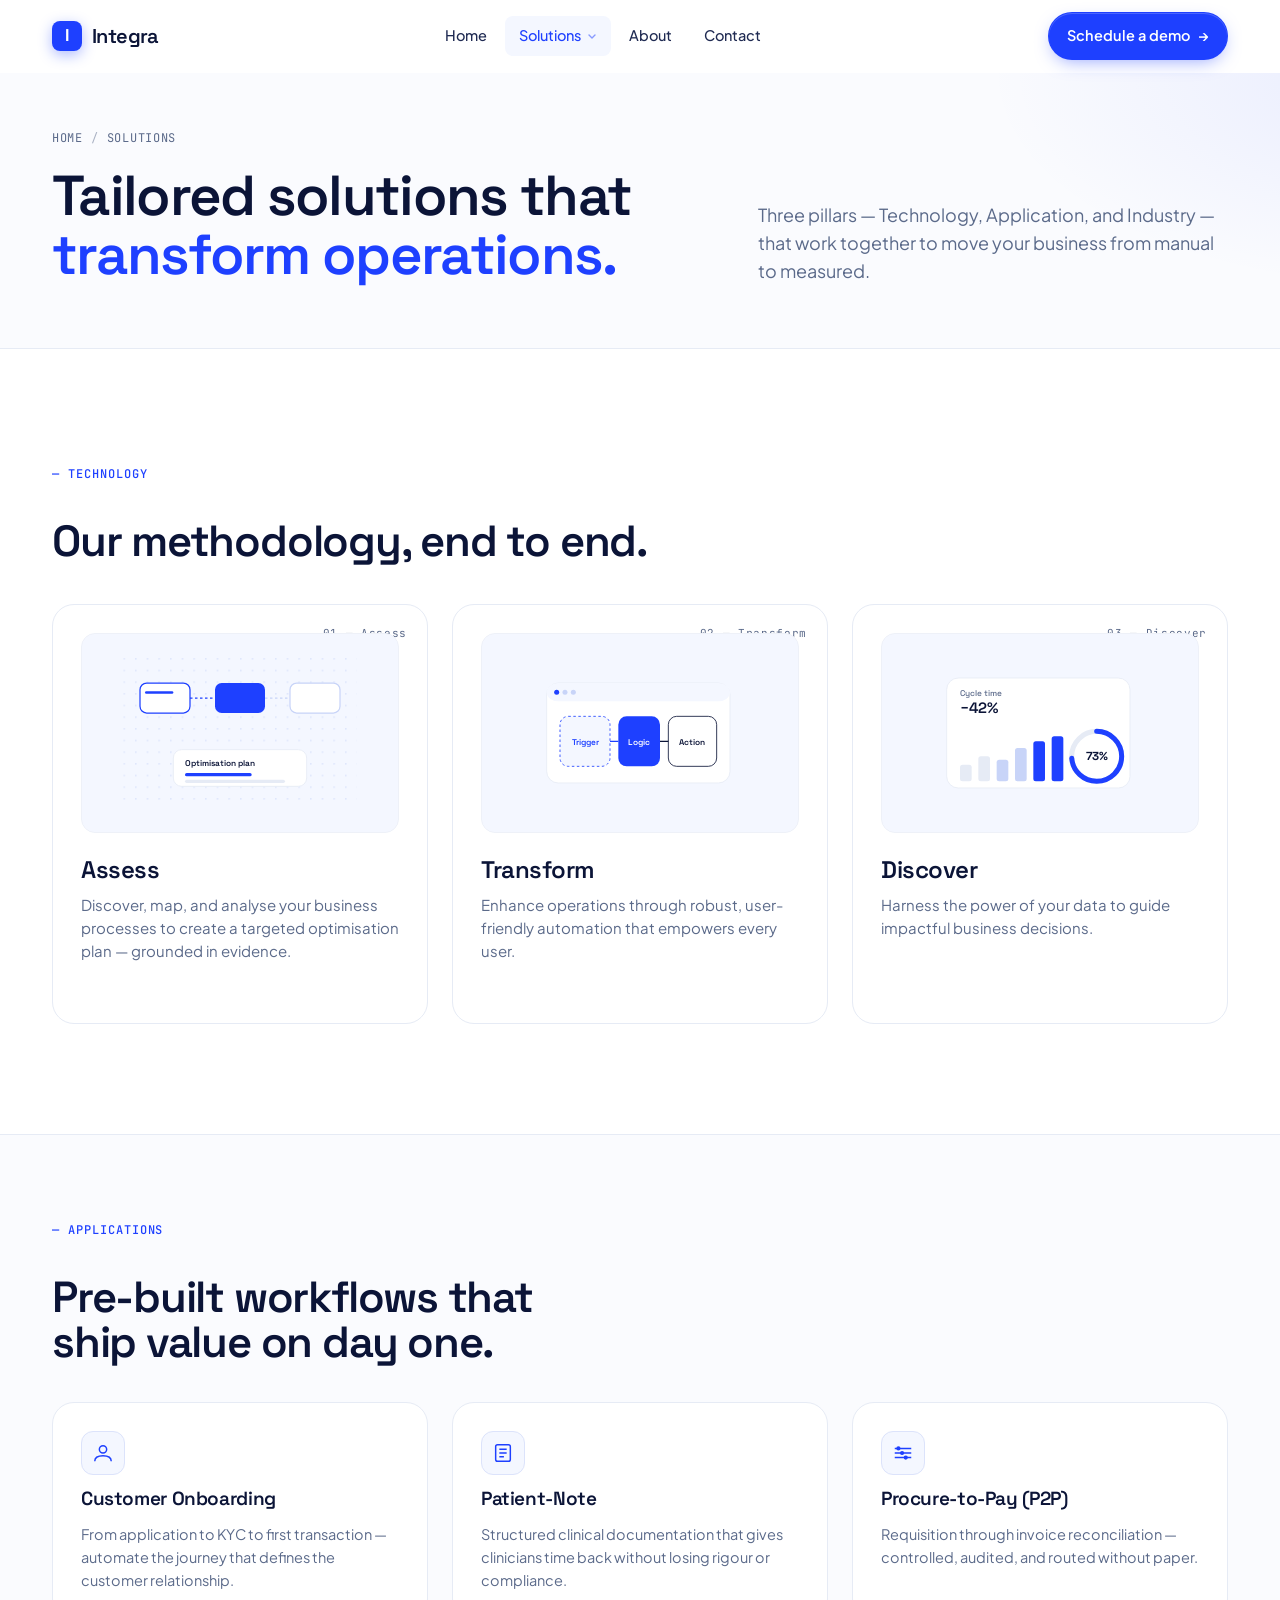
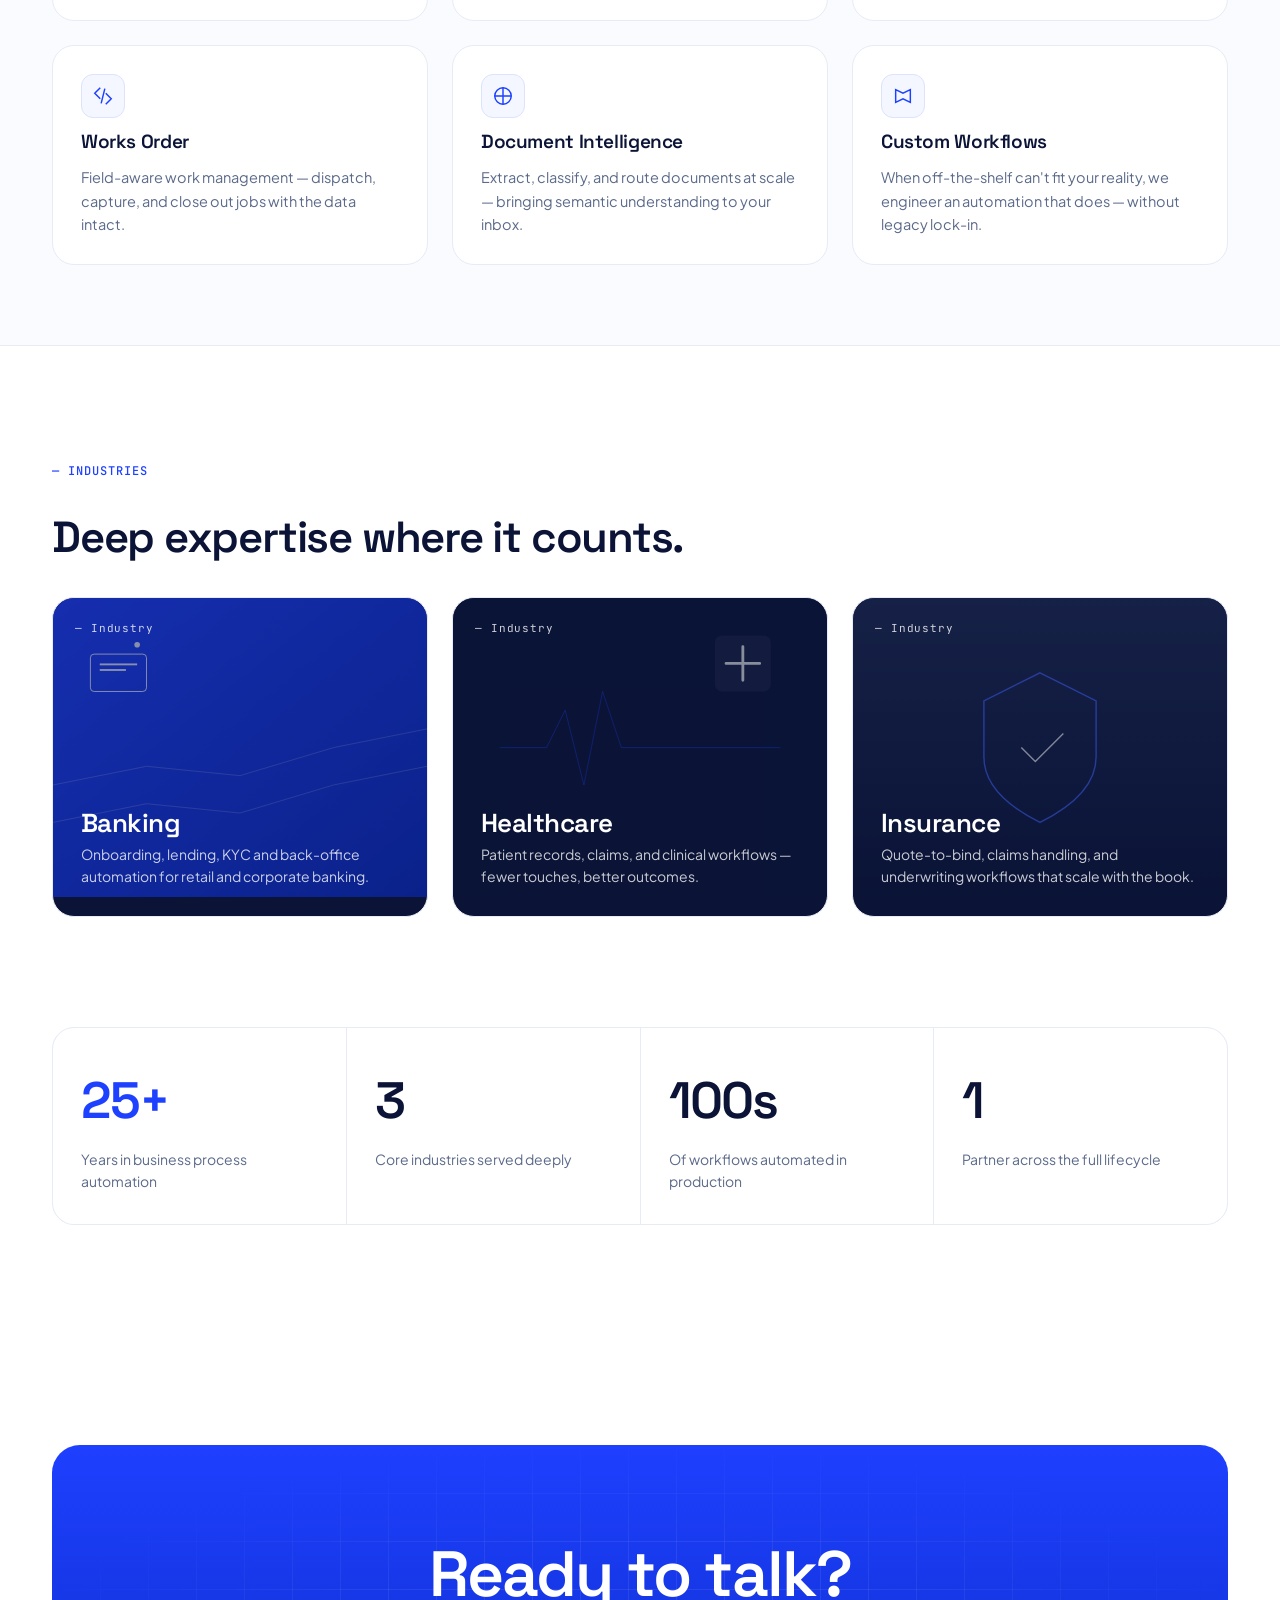
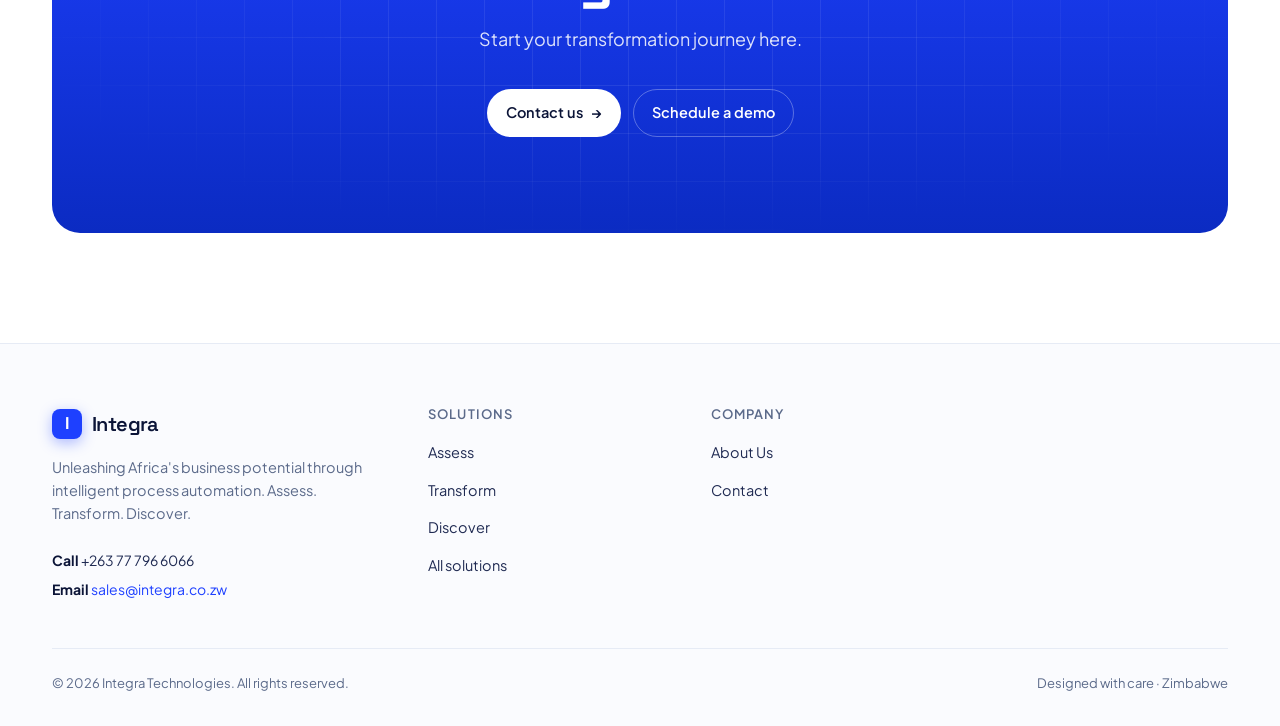
<file: solutions.html>
<!doctype html>
<html lang="en">
<head>
<meta charset="utf-8" />
<meta name="viewport" content="width=device-width, initial-scale=1" />
<title>Solutions — Integra</title>
<link rel="preconnect" href="https://fonts.googleapis.com" />
<link rel="preconnect" href="https://fonts.gstatic.com" crossorigin />
<link href="https://fonts.googleapis.com/css2?family=Space+Grotesk:wght@400;500;600;700&family=Plus+Jakarta+Sans:wght@300;400;500;600;700&family=JetBrains+Mono:wght@400;500&display=swap" rel="stylesheet" />
<link rel="stylesheet" href="assets/styles.css" />
</head>
<body>
<header class="nav" id="nav">
  <div class="wrap nav-inner">
    <a class="brand" href="index.html"><span class="brand-mark">I</span><span class="brand-name">Integra</span></a>
    <nav class="menu">
      <a class="link " href="index.html">Home</a>
      <a class="link active" href="solutions.html">Solutions <svg class="caret" viewBox="0 0 10 10"><path d="M2 4l3 3 3-3" stroke="currentColor" stroke-width="1.4" fill="none" stroke-linecap="round" stroke-linejoin="round"/></svg></a>
      <a class="link " href="about.html">About</a>
      <a class="link " href="contact.html">Contact</a>
    </nav>
    <div class="nav-cta">
      <a class="btn btn-primary" href="contact.html">Schedule a demo <span class="arrow">→</span></a>
      <button class="menu-toggle" id="menuToggle" aria-label="Open menu"><span></span></button>
    </div>
  </div>
</header>
<section class="subhero">
  <div class="wrap subhero-inner">
    <div>
      <div class="crumbs"><a href="index.html">Home</a><span>/</span>Solutions</div>
      <h1>Tailored solutions that <span class="accent">transform operations.</span></h1>
    </div>
    <p class="lede">Three pillars — Technology, Application, and Industry — that work together to move your business from manual to measured.</p>
  </div>
</section>

<section>
  <div class="wrap">
    <div class="section-head left reveal" style="margin-bottom: 40px;">
      <span class="eyebrow-text">Technology</span>
      <h2 style="margin-top: 10px;">Our methodology, end to end.</h2>
    </div>

    <div class="solutions-grid">
      <a class="sol-card reveal" href="assess.html">
        <span class="sol-tag">01 — Assess</span>
        <div class="sol-visual"><svg viewBox="0 0 280 180" width="100%" height="100%" style="padding: 24px;"><defs><pattern id="dotsB" width="14" height="14" patternUnits="userSpaceOnUse"><circle cx="1" cy="1" r="1" fill="#C8D4F8"/></pattern></defs><rect x="0" y="0" width="280" height="180" fill="url(#dotsB)" opacity="0.6"/><g transform="translate(20, 30)"><rect x="0" y="0" width="60" height="36" rx="8" fill="white" stroke="#1E40FF" stroke-width="1.5"/><rect x="6" y="10" width="34" height="3" rx="1.5" fill="#1E40FF"/></g><g transform="translate(110, 30)"><rect x="0" y="0" width="60" height="36" rx="8" fill="#1E40FF"/></g><g transform="translate(200, 30)"><rect x="0" y="0" width="60" height="36" rx="8" fill="white" stroke="#C8D4F8" stroke-width="1.5"/></g><path d="M80,48 L110,48" stroke="#1E40FF" stroke-width="1.5" stroke-dasharray="3 3"/><path d="M170,48 L200,48" stroke="#C8D4F8" stroke-width="1.5" stroke-dasharray="3 3"/><g transform="translate(60, 110)"><rect x="0" y="0" width="160" height="44" rx="10" fill="white" stroke="#E6EBF5" stroke-width="1"/><text x="14" y="20" font-family="Space Grotesk" font-size="10" fill="#0B1437" font-weight="600">Optimisation plan</text><rect x="14" y="28" width="80" height="4" rx="2" fill="#1E40FF"/><rect x="14" y="36" width="120" height="4" rx="2" fill="#E6EBF5"/></g></svg></div>
        <h3>Assess</h3>
        <p>Discover, map, and analyse your business processes to create a targeted optimisation plan — grounded in evidence.</p>
      </a>
      <a class="sol-card reveal" href="transform.html">
        <span class="sol-tag">02 — Transform</span>
        <div class="sol-visual"><svg viewBox="0 0 280 180" width="100%" height="100%" style="padding: 24px;"><g transform="translate(28, 30)"><rect x="0" y="0" width="220" height="120" rx="14" fill="white" stroke="#E6EBF5"/><rect x="0" y="0" width="220" height="22" rx="14" fill="#F4F7FF"/><circle cx="12" cy="11" r="3" fill="#1E40FF"/><circle cx="22" cy="11" r="3" fill="#C8D4F8"/><circle cx="32" cy="11" r="3" fill="#C8D4F8"/><g transform="translate(16, 40)"><rect x="0" y="0" width="60" height="60" rx="10" fill="#F4F7FF" stroke="#1E40FF" stroke-dasharray="3 3"/><text x="30" y="34" text-anchor="middle" font-family="Space Grotesk" font-size="10" fill="#1E40FF" font-weight="600">Trigger</text></g><g transform="translate(86, 40)"><rect x="0" y="0" width="50" height="60" rx="10" fill="#1E40FF"/><text x="25" y="34" text-anchor="middle" font-family="Space Grotesk" font-size="10" fill="white" font-weight="600">Logic</text></g><g transform="translate(146, 40)"><rect x="0" y="0" width="58" height="60" rx="10" fill="white" stroke="#0B1437"/><text x="29" y="34" text-anchor="middle" font-family="Space Grotesk" font-size="10" fill="#0B1437" font-weight="600">Action</text></g><path d="M76,70 L86,70" stroke="#1E40FF" stroke-width="1.5"/><path d="M136,70 L146,70" stroke="#0B1437" stroke-width="1.5"/></g></svg></div>
        <h3>Transform</h3>
        <p>Enhance operations through robust, user-friendly automation that empowers every user.</p>
      </a>
      <a class="sol-card reveal" href="discover.html">
        <span class="sol-tag">03 — Discover</span>
        <div class="sol-visual"><svg viewBox="0 0 280 180" width="100%" height="100%" style="padding: 24px;"><g transform="translate(28, 24)"><rect x="0" y="0" width="220" height="132" rx="14" fill="white" stroke="#E6EBF5"/><text x="16" y="22" font-family="Space Grotesk" font-size="10" fill="#5B6A8A" font-weight="500">Cycle time</text><text x="16" y="42" font-family="Space Grotesk" font-size="18" fill="#0B1437" font-weight="600" letter-spacing="-0.5">−42%</text><g transform="translate(16, 64)"><rect x="0" y="40" width="14" height="20" rx="3" fill="#E6EBF5"/><rect x="22" y="30" width="14" height="30" rx="3" fill="#E6EBF5"/><rect x="44" y="34" width="14" height="26" rx="3" fill="#C8D4F8"/><rect x="66" y="20" width="14" height="40" rx="3" fill="#C8D4F8"/><rect x="88" y="12" width="14" height="48" rx="3" fill="#1E40FF"/><rect x="110" y="6" width="14" height="54" rx="3" fill="#1E40FF"/></g><g transform="translate(150, 64)"><circle cx="30" cy="30" r="30" fill="none" stroke="#E6EBF5" stroke-width="6"/><circle cx="30" cy="30" r="30" fill="none" stroke="#1E40FF" stroke-width="6" stroke-dasharray="138 188" transform="rotate(-90 30 30)" stroke-linecap="round"/><text x="30" y="34" text-anchor="middle" font-family="Space Grotesk" font-size="14" fill="#0B1437" font-weight="700">73%</text></g></g></svg></div>
        <h3>Discover</h3>
        <p>Harness the power of your data to guide impactful business decisions.</p>
      </a>
    </div>
  </div>
</section>

<section style="background: var(--tint-2); border-top: 1px solid var(--line); border-bottom: 1px solid var(--line); padding-top: 80px; padding-bottom: 80px;">
  <div class="wrap">
    <div class="section-head left reveal" style="margin-bottom: 36px;">
      <span class="eyebrow-text">Applications</span>
      <h2 style="margin-top: 10px;">Pre-built workflows that ship value on day one.</h2>
    </div>
    <div class="feat-grid">
      <div class="feat reveal">
        <div class="icon"><svg width="22" height="22" viewBox="0 0 24 24" fill="none" stroke="currentColor" stroke-width="1.6"><circle cx="12" cy="8" r="4"/><path d="M3 21c0-4 4-6 9-6s9 2 9 6"/></svg></div>
        <h3>Customer Onboarding</h3>
        <p>From application to KYC to first transaction — automate the journey that defines the customer relationship.</p>
      </div>
      <div class="feat reveal">
        <div class="icon"><svg width="22" height="22" viewBox="0 0 24 24" fill="none" stroke="currentColor" stroke-width="1.6"><rect x="4" y="3" width="16" height="18" rx="2"/><path d="M8 8h8M8 12h8M8 16h5"/></svg></div>
        <h3>Patient-Note</h3>
        <p>Structured clinical documentation that gives clinicians time back without losing rigour or compliance.</p>
      </div>
      <div class="feat reveal">
        <div class="icon"><svg width="22" height="22" viewBox="0 0 24 24" fill="none" stroke="currentColor" stroke-width="1.6"><path d="M3 7h18M3 12h18M3 17h18"/><circle cx="7" cy="7" r="1.5" fill="currentColor"/><circle cx="11" cy="12" r="1.5" fill="currentColor"/><circle cx="15" cy="17" r="1.5" fill="currentColor"/></svg></div>
        <h3>Procure-to-Pay (P2P)</h3>
        <p>Requisition through invoice reconciliation — controlled, audited, and routed without paper.</p>
      </div>
      <div class="feat reveal">
        <div class="icon"><svg width="22" height="22" viewBox="0 0 24 24" fill="none" stroke="currentColor" stroke-width="1.6"><path d="M9 3l-6 6 6 6M15 9l6 6-6 6M14 4l-4 16"/></svg></div>
        <h3>Works Order</h3>
        <p>Field-aware work management — dispatch, capture, and close out jobs with the data intact.</p>
      </div>
      <div class="feat reveal">
        <div class="icon"><svg width="22" height="22" viewBox="0 0 24 24" fill="none" stroke="currentColor" stroke-width="1.6"><path d="M3 12h18M12 3v18"/><circle cx="12" cy="12" r="9"/></svg></div>
        <h3>Document Intelligence</h3>
        <p>Extract, classify, and route documents at scale — bringing semantic understanding to your inbox.</p>
      </div>
      <div class="feat reveal">
        <div class="icon"><svg width="22" height="22" viewBox="0 0 24 24" fill="none" stroke="currentColor" stroke-width="1.6"><path d="M4 19V5l8 4 8-4v14l-8-4z"/></svg></div>
        <h3>Custom Workflows</h3>
        <p>When off-the-shelf can't fit your reality, we engineer an automation that does — without legacy lock-in.</p>
      </div>
    </div>
  </div>
</section>

<section id="industries">
  <div class="wrap">
    <div class="section-head left reveal" style="margin-bottom: 36px;">
      <span class="eyebrow-text">Industries</span>
      <h2 style="margin-top: 10px;">Deep expertise where it counts.</h2>
    </div>
    <div class="ind-grid">
      <a class="ind-card reveal" href="#">
        <svg class="ind-art" viewBox="0 0 400 320" preserveAspectRatio="xMidYMid slice"><defs><linearGradient id="bA" x1="0" y1="0" x2="1" y2="1"><stop offset="0" stop-color="#1E40FF"/><stop offset="1" stop-color="#0B2BC2"/></linearGradient></defs><rect width="400" height="320" fill="url(#bA)"/><g stroke="white" stroke-width="1" fill="none" opacity="0.2"><path d="M0 200 L100 180 L200 190 L300 160 L400 140"/><path d="M0 240 L100 220 L200 230 L300 200 L400 180"/></g><g transform="translate(40,40)" fill="white" opacity="0.85"><rect x="0" y="20" width="60" height="40" rx="4" stroke="white" fill="none"/><rect x="10" y="30" width="40" height="2"/><rect x="10" y="36" width="28" height="2"/><circle cx="50" cy="10" r="3"/></g></svg>
        <span class="ind-tag">— Industry</span>
        <h3>Banking</h3>
        <p>Onboarding, lending, KYC and back-office automation for retail and corporate banking.</p>
      </a>
      <a class="ind-card reveal" href="#">
        <svg class="ind-art" viewBox="0 0 400 320" preserveAspectRatio="xMidYMid slice"><rect width="400" height="320" fill="#0B1437"/><g stroke="#1E40FF" stroke-width="1" fill="none" opacity="0.5"><path d="M50 160 L100 160 L120 120 L140 200 L160 100 L180 160 L350 160"/></g><g transform="translate(280,40)"><rect x="0" y="0" width="60" height="60" rx="8" fill="white" opacity="0.06"/><path d="M30 12 L30 48 M12 30 L48 30" stroke="white" stroke-width="3" opacity="0.85" stroke-linecap="round"/></g></svg>
        <span class="ind-tag">— Industry</span>
        <h3>Healthcare</h3>
        <p>Patient records, claims, and clinical workflows — fewer touches, better outcomes.</p>
      </a>
      <a class="ind-card reveal" href="#">
        <svg class="ind-art" viewBox="0 0 400 320" preserveAspectRatio="xMidYMid slice"><defs><linearGradient id="bC" x1="0" y1="0" x2="0" y2="1"><stop offset="0" stop-color="#1F2A52"/><stop offset="1" stop-color="#0B1437"/></linearGradient></defs><rect width="400" height="320" fill="url(#bC)"/><g transform="translate(140,80)" fill="none" stroke="#4566FF" stroke-width="1.5" opacity="0.8"><path d="M60 0 L120 30 L120 90 Q120 130 60 160 Q0 130 0 90 L0 30 Z"/><path d="M40 80 L55 95 L85 65" stroke="white"/></g></svg>
        <span class="ind-tag">— Industry</span>
        <h3>Insurance</h3>
        <p>Quote-to-bind, claims handling, and underwriting workflows that scale with the book.</p>
      </a>
    </div>
  </div>
</section>

<section style="padding-top: 0;">
  <div class="wrap">
    <div class="stats-row reveal">
      <div class="cell"><div class="num"><span class="accent">25+</span></div><div class="lbl">Years in business process automation</div></div>
      <div class="cell"><div class="num">3</div><div class="lbl">Core industries served deeply</div></div>
      <div class="cell"><div class="num">100s</div><div class="lbl">Of workflows automated in production</div></div>
      <div class="cell"><div class="num">1</div><div class="lbl">Partner across the full lifecycle</div></div>
    </div>
  </div>
</section>

<section id="contact-cta">
  <div class="wrap">
    <div class="cta reveal">
      <h2>Ready to talk?</h2>
      <p>Start your transformation journey here.</p>
      <div class="cta-buttons">
        <a class="btn btn-white" href="contact.html">Contact us <span class="arrow">→</span></a>
        <a class="btn btn-outline-light" href="contact.html">Schedule a demo</a>
      </div>
    </div>
  </div>
</section>
<footer>
  <div class="wrap">
    <div class="foot-grid">
      <div class="foot">
        <a class="brand" href="index.html"><span class="brand-mark">I</span><span class="brand-name">Integra</span></a>
        <p class="desc">Unleashing Africa's business potential through intelligent process automation. Assess. Transform. Discover.</p>
        <div style="margin-top: 24px; font-size: 14px; color: var(--ink-2);">
          <div style="margin-bottom: 6px;"><strong style="color: var(--ink);">Call</strong> +263 77 796 6066</div>
          <div><strong style="color: var(--ink);">Email</strong> <a href="mailto:sales@integra.co.zw" style="color: var(--blue);">sales@integra.co.zw</a></div>
        </div>
      </div>
      <div class="foot"><h4>Solutions</h4><ul>
        <li><a href="assess.html">Assess</a></li><li><a href="transform.html">Transform</a></li><li><a href="discover.html">Discover</a></li><li><a href="solutions.html">All solutions</a></li>
      </ul></div>
      <div class="foot"><h4>Company</h4><ul>
        <li><a href="about.html">About Us</a></li><li><a href="contact.html">Contact</a></li>
      </ul></div>
    </div>
    <div class="foot-bottom">
      <div>© 2026 Integra Technologies. All rights reserved.</div>
      <div>Designed with care · Zimbabwe</div>
    </div>
  </div>
</footer>
<div class="drawer" id="drawer">
  <div class="drawer-panel">
    <div class="drawer-head">
      <a class="brand" href="index.html"><span class="brand-mark">I</span><span class="brand-name">Integra</span></a>
      <button class="close-btn" id="closeDrawer" aria-label="Close menu"><svg width="14" height="14" viewBox="0 0 14 14"><path d="M2 2l10 10M12 2L2 12" stroke="currentColor" stroke-width="1.5" stroke-linecap="round"/></svg></button>
    </div>
    <a href="index.html">Home</a><a href="solutions.html">Solutions</a><a href="about.html">About</a><a href="contact.html">Contact</a>
    <a class="btn btn-primary" href="contact.html">Schedule a demo <span class="arrow">→</span></a>
  </div>
</div>
<script>
  const nav = document.getElementById('nav');
  const onScroll = () => { if (window.scrollY > 4) nav.classList.add('scrolled'); else nav.classList.remove('scrolled'); };
  window.addEventListener('scroll', onScroll, { passive: true }); onScroll();
  const drawer = document.getElementById('drawer');
  document.getElementById('menuToggle').addEventListener('click', () => drawer.classList.add('open'));
  document.getElementById('closeDrawer').addEventListener('click', () => drawer.classList.remove('open'));
  drawer.addEventListener('click', (e) => { if (e.target === drawer) drawer.classList.remove('open'); });
  drawer.querySelectorAll('a').forEach(a => a.addEventListener('click', () => drawer.classList.remove('open')));
  const io = new IntersectionObserver((entries) => { entries.forEach(e => { if (e.isIntersecting) { e.target.classList.add('in'); io.unobserve(e.target); } }); }, { threshold: 0.12 });
  document.querySelectorAll('.reveal').forEach(el => io.observe(el));
</script>
</body></html>
</file>
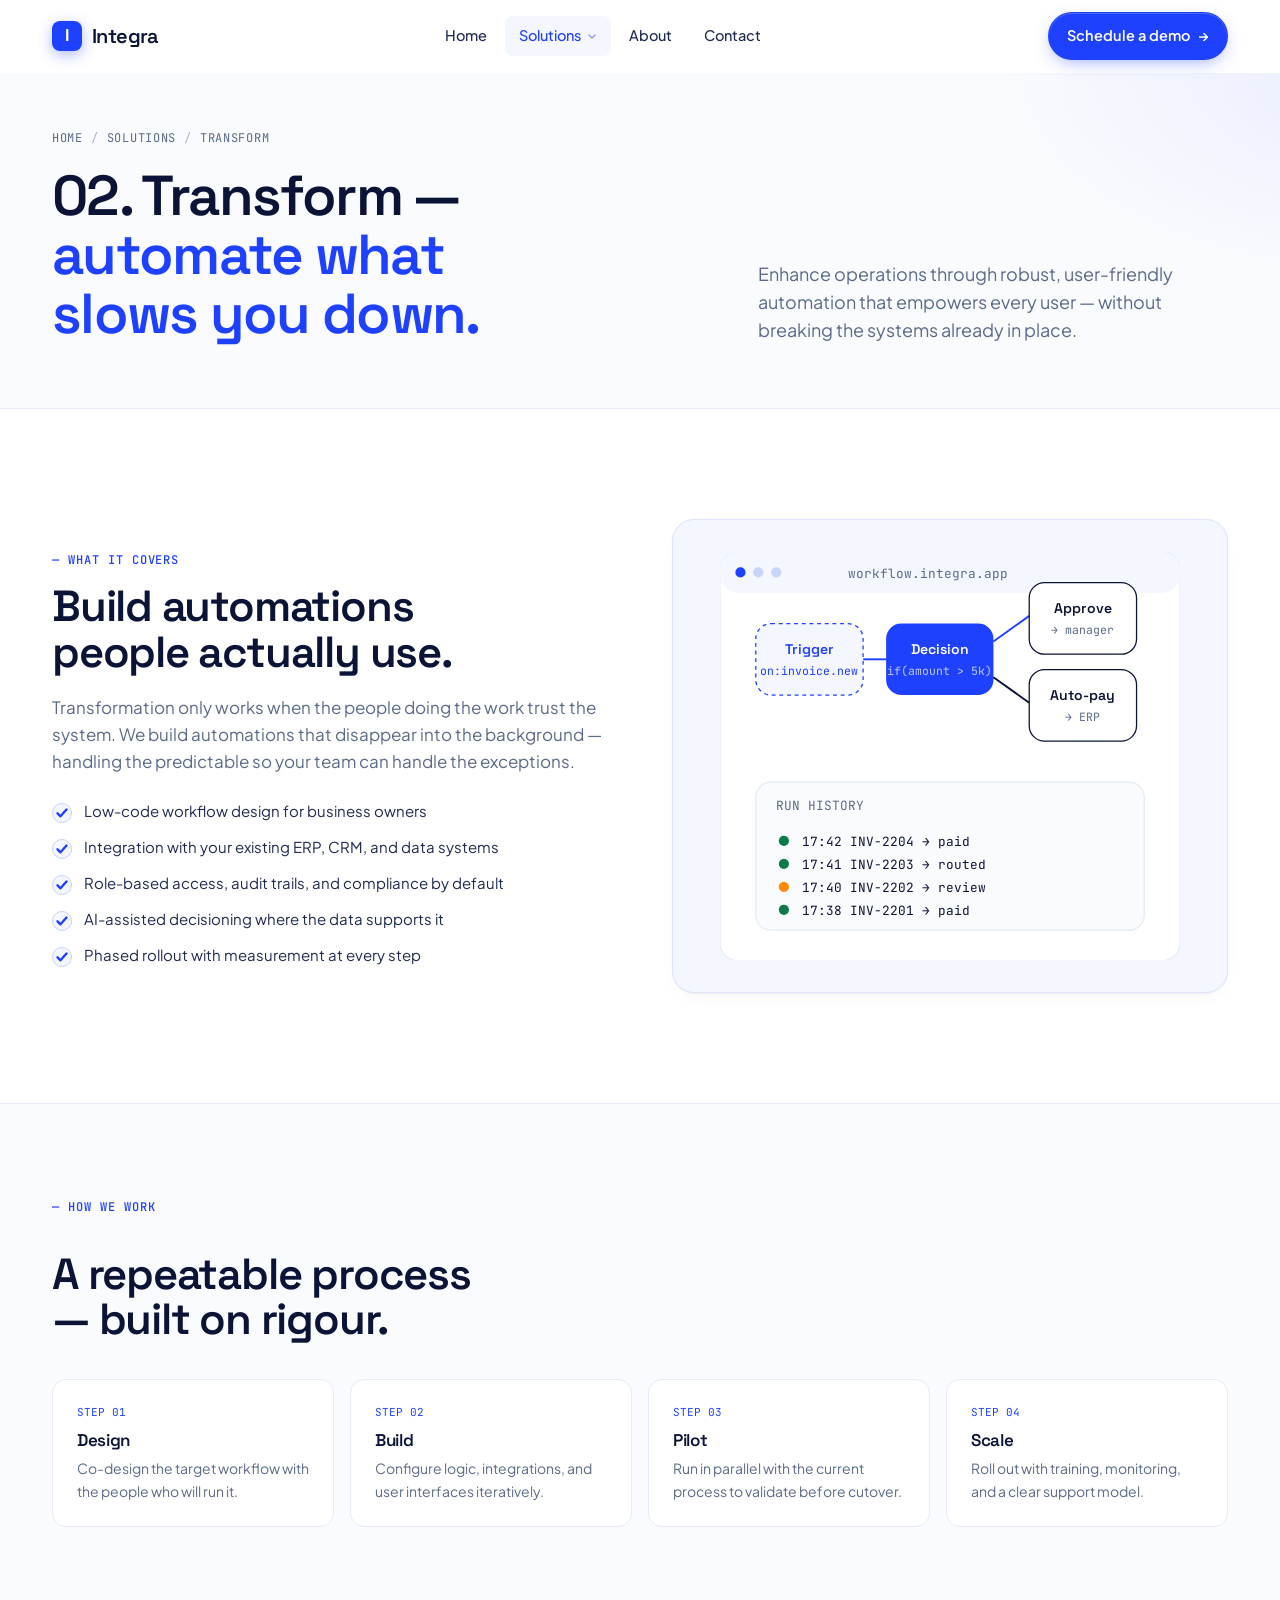
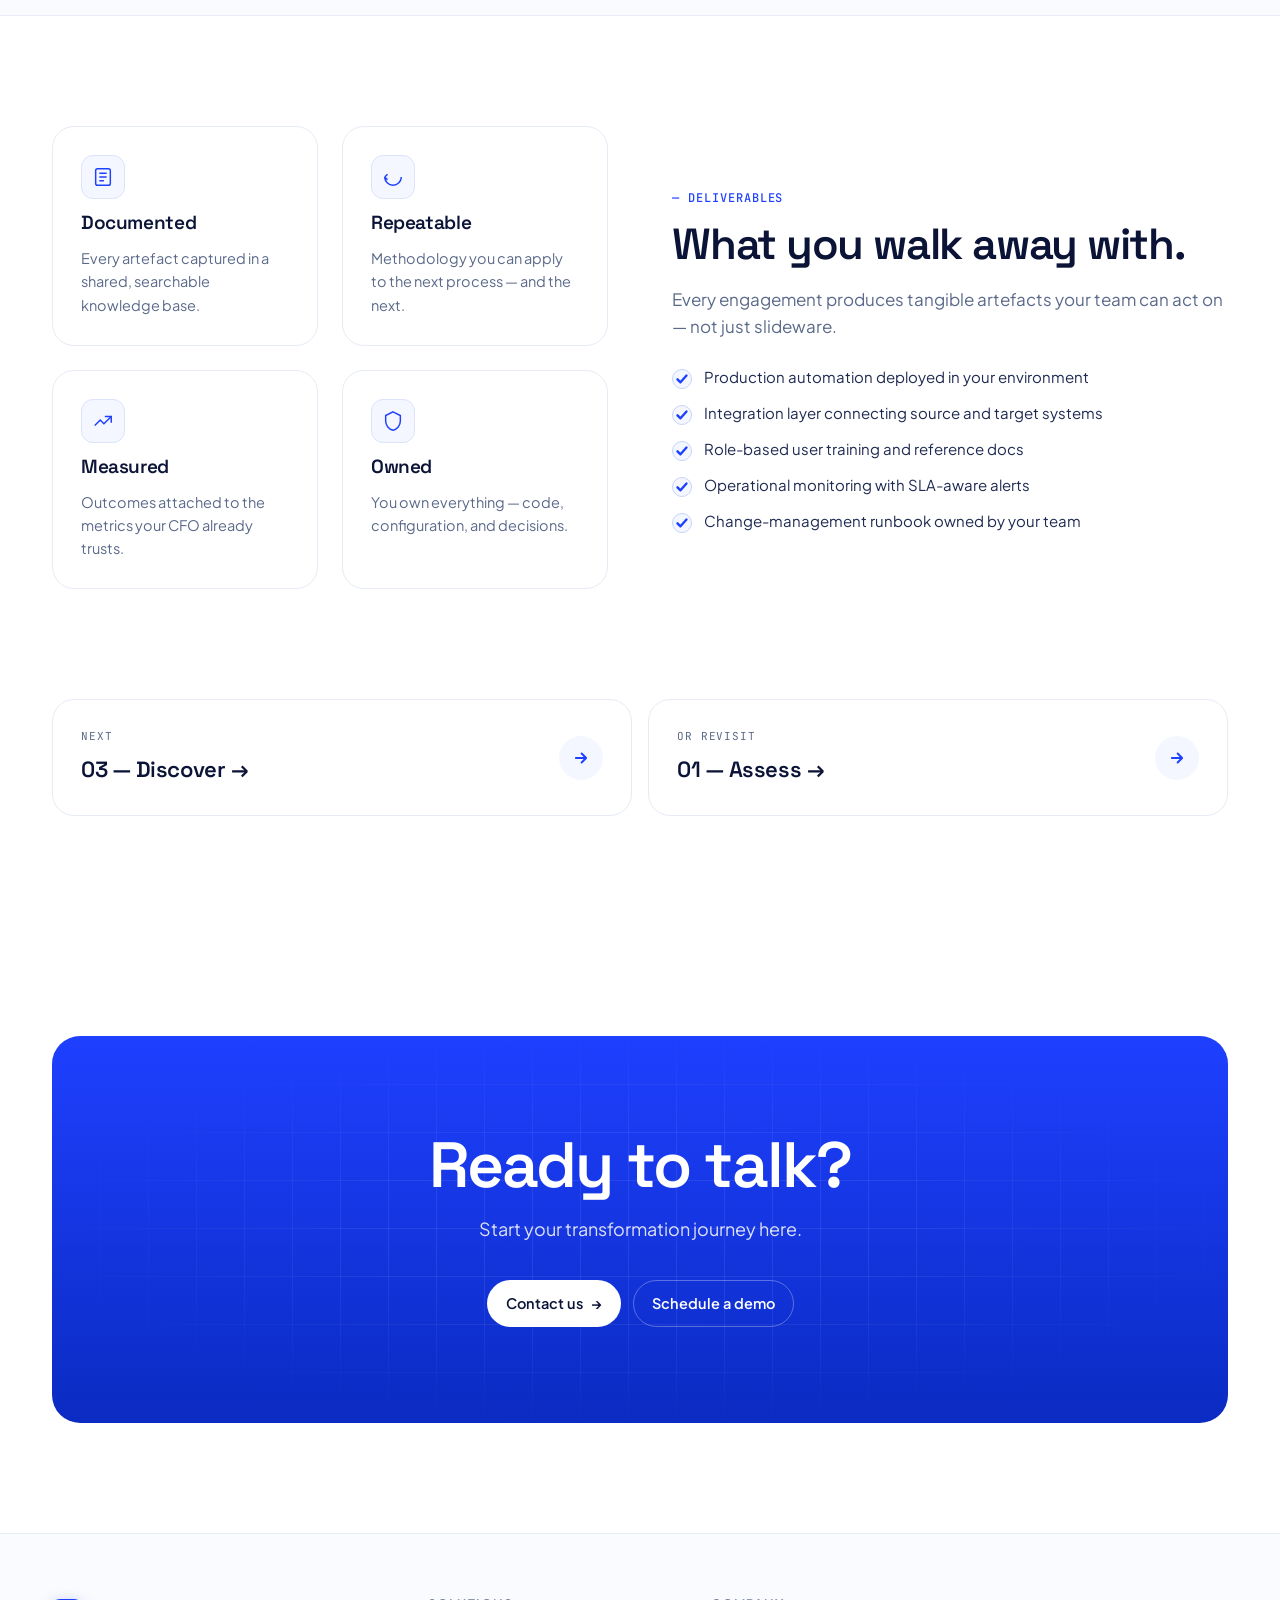
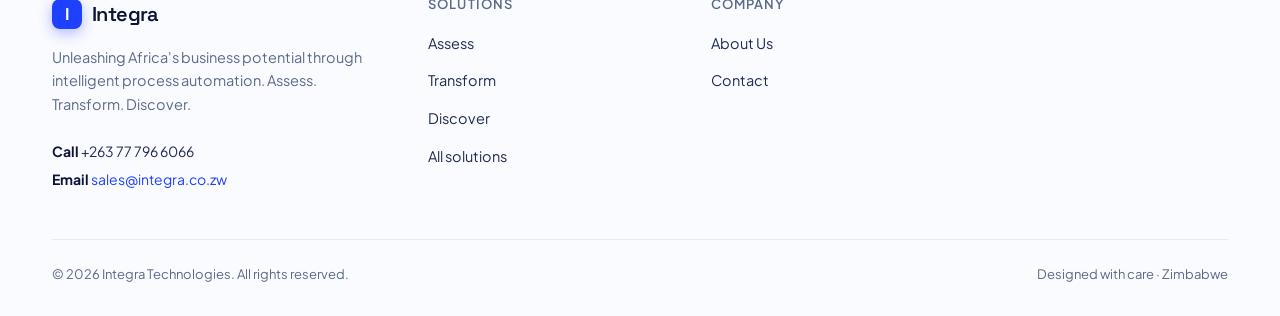
<file: transform.html>
<!doctype html>
<html lang="en">
<head>
<meta charset="utf-8" />
<meta name="viewport" content="width=device-width, initial-scale=1" />
<title>Transform — Integra</title>
<link rel="preconnect" href="https://fonts.googleapis.com" />
<link rel="preconnect" href="https://fonts.gstatic.com" crossorigin />
<link href="https://fonts.googleapis.com/css2?family=Space+Grotesk:wght@400;500;600;700&family=Plus+Jakarta+Sans:wght@300;400;500;600;700&family=JetBrains+Mono:wght@400;500&display=swap" rel="stylesheet" />
<link rel="stylesheet" href="assets/styles.css" />
</head>
<body>
<header class="nav" id="nav">
  <div class="wrap nav-inner">
    <a class="brand" href="index.html"><span class="brand-mark">I</span><span class="brand-name">Integra</span></a>
    <nav class="menu">
      <a class="link " href="index.html">Home</a>
      <a class="link active" href="solutions.html">Solutions <svg class="caret" viewBox="0 0 10 10"><path d="M2 4l3 3 3-3" stroke="currentColor" stroke-width="1.4" fill="none" stroke-linecap="round" stroke-linejoin="round"/></svg></a>
      <a class="link " href="about.html">About</a>
      <a class="link " href="contact.html">Contact</a>
    </nav>
    <div class="nav-cta">
      <a class="btn btn-primary" href="contact.html">Schedule a demo <span class="arrow">→</span></a>
      <button class="menu-toggle" id="menuToggle" aria-label="Open menu"><span></span></button>
    </div>
  </div>
</header>
<section class="subhero">
  <div class="wrap subhero-inner">
    <div>
      <div class="crumbs"><a href="index.html">Home</a><span>/</span><a href="solutions.html">Solutions</a><span>/</span>Transform</div>
      <h1>02. Transform — <span class="accent">automate what slows you down.</span></h1>
    </div>
    <p class="lede">Enhance operations through robust, user-friendly automation that empowers every user — without breaking the systems already in place.</p>
  </div>
</section>

<section>
  <div class="wrap">
    <div class="split reveal">
      <div>
        <span class="eyebrow-text">What it covers</span>
        <h2 style="margin-top: 14px;">Build automations people actually use.</h2>
        <p>Transformation only works when the people doing the work trust the system. We build automations that disappear into the background — handling the predictable so your team can handle the exceptions.</p>
        <ul class="checklist">
          <li>Low-code workflow design for business owners</li><li>Integration with your existing ERP, CRM, and data systems</li><li>Role-based access, audit trails, and compliance by default</li><li>AI-assisted decisioning where the data supports it</li><li>Phased rollout with measurement at every step</li>
        </ul>
      </div>
      <div class="frame tint" style="min-height: 380px; display: grid; place-items: center;">
        
<svg viewBox="0 0 360 320" width="100%" height="100%" style="max-width: 460px;">
  <rect width="360" height="320" rx="14" fill="white" stroke="#E6EBF5"/>
  <rect x="0" y="0" width="360" height="32" rx="14" fill="#F4F7FF"/>
  <circle cx="16" cy="16" r="4" fill="#1E40FF"/><circle cx="30" cy="16" r="4" fill="#C8D4F8"/><circle cx="44" cy="16" r="4" fill="#C8D4F8"/>
  <text x="100" y="20" font-family="JetBrains Mono" font-size="10" fill="#5B6A8A">workflow.integra.app</text>

  <g transform="translate(28, 56)">
    <rect x="0" y="0" width="84" height="56" rx="12" fill="#F4F7FF" stroke="#1E40FF" stroke-dasharray="3 3"/>
    <text x="42" y="24" text-anchor="middle" font-family="Space Grotesk" font-size="11" font-weight="600" fill="#1E40FF">Trigger</text>
    <text x="42" y="40" text-anchor="middle" font-family="JetBrains Mono" font-size="9" fill="#1E40FF">on:invoice.new</text>
  </g>
  <path d="M112 84 L130 84" stroke="#1E40FF" stroke-width="1.5"/>
  <g transform="translate(130, 56)">
    <rect x="0" y="0" width="84" height="56" rx="12" fill="#1E40FF"/>
    <text x="42" y="24" text-anchor="middle" font-family="Space Grotesk" font-size="11" font-weight="600" fill="white">Decision</text>
    <text x="42" y="40" text-anchor="middle" font-family="JetBrains Mono" font-size="9" fill="rgba(255,255,255,0.7)">if(amount &gt; 5k)</text>
  </g>
  <path d="M214 70 L242 50" stroke="#1E40FF" stroke-width="1.5"/>
  <path d="M214 98 L242 118" stroke="#0B1437" stroke-width="1.5"/>

  <g transform="translate(242, 24)">
    <rect x="0" y="0" width="84" height="56" rx="12" fill="white" stroke="#0B1437"/>
    <text x="42" y="24" text-anchor="middle" font-family="Space Grotesk" font-size="11" font-weight="600" fill="#0B1437">Approve</text>
    <text x="42" y="40" text-anchor="middle" font-family="JetBrains Mono" font-size="9" fill="#5B6A8A">→ manager</text>
  </g>
  <g transform="translate(242, 92)">
    <rect x="0" y="0" width="84" height="56" rx="12" fill="white" stroke="#0B1437"/>
    <text x="42" y="24" text-anchor="middle" font-family="Space Grotesk" font-size="11" font-weight="600" fill="#0B1437">Auto-pay</text>
    <text x="42" y="40" text-anchor="middle" font-family="JetBrains Mono" font-size="9" fill="#5B6A8A">→ ERP</text>
  </g>

  <g transform="translate(28, 180)">
    <rect width="304" height="116" rx="12" fill="#FAFBFE" stroke="#E6EBF5"/>
    <text x="16" y="22" font-family="JetBrains Mono" font-size="10" fill="#5B6A8A">RUN HISTORY</text>
    <g transform="translate(16, 40)" font-family="JetBrains Mono" font-size="10">
      <g><circle cx="6" cy="6" r="4" fill="#0E7A4A"/><text x="20" y="10" fill="#0B1437">17:42  INV-2204 → paid</text></g>
      <g transform="translate(0, 18)"><circle cx="6" cy="6" r="4" fill="#0E7A4A"/><text x="20" y="10" fill="#0B1437">17:41  INV-2203 → routed</text></g>
      <g transform="translate(0, 36)"><circle cx="6" cy="6" r="4" fill="#FF8A00"/><text x="20" y="10" fill="#0B1437">17:40  INV-2202 → review</text></g>
      <g transform="translate(0, 54)"><circle cx="6" cy="6" r="4" fill="#0E7A4A"/><text x="20" y="10" fill="#0B1437">17:38  INV-2201 → paid</text></g>
    </g>
  </g>
</svg>
      </div>
    </div>
  </div>
</section>

<section style="background: var(--tint-2); border-top: 1px solid var(--line); border-bottom: 1px solid var(--line); padding-top: 88px; padding-bottom: 88px;">
  <div class="wrap">
    <div class="section-head left reveal" style="margin-bottom: 36px;">
      <span class="eyebrow-text">How we work</span>
      <h2 style="margin-top: 10px;">A repeatable process — built on rigour.</h2>
    </div>
    <div class="timeline reveal">
      
        <div class="tl-step">
          <div class="num">STEP 01</div>
          <h4>Design</h4>
          <p>Co-design the target workflow with the people who will run it.</p>
        </div>
      
        <div class="tl-step">
          <div class="num">STEP 02</div>
          <h4>Build</h4>
          <p>Configure logic, integrations, and user interfaces iteratively.</p>
        </div>
      
        <div class="tl-step">
          <div class="num">STEP 03</div>
          <h4>Pilot</h4>
          <p>Run in parallel with the current process to validate before cutover.</p>
        </div>
      
        <div class="tl-step">
          <div class="num">STEP 04</div>
          <h4>Scale</h4>
          <p>Roll out with training, monitoring, and a clear support model.</p>
        </div>
      
    </div>
  </div>
</section>

<section>
  <div class="wrap">
    <div class="split reverse reveal">
      <div>
        <span class="eyebrow-text">Deliverables</span>
        <h2 style="margin-top: 14px;">What you walk away with.</h2>
        <p>Every engagement produces tangible artefacts your team can act on — not just slideware.</p>
        <ul class="checklist">
          <li>Production automation deployed in your environment</li><li>Integration layer connecting source and target systems</li><li>Role-based user training and reference docs</li><li>Operational monitoring with SLA-aware alerts</li><li>Change-management runbook owned by your team</li>
        </ul>
      </div>
      <div class="feat-grid two-col">
        <div class="feat"><div class="icon"><svg width="22" height="22" fill="none" stroke="currentColor" stroke-width="1.6" viewBox="0 0 24 24"><rect x="4" y="3" width="16" height="18" rx="2"/><path d="M8 8h8M8 12h8M8 16h5"/></svg></div><h3>Documented</h3><p>Every artefact captured in a shared, searchable knowledge base.</p></div>
        <div class="feat"><div class="icon"><svg width="22" height="22" fill="none" stroke="currentColor" stroke-width="1.6" viewBox="0 0 24 24"><path d="M3 12a9 9 0 1018 0M3 12l3-3M3 12l3 3"/></svg></div><h3>Repeatable</h3><p>Methodology you can apply to the next process — and the next.</p></div>
        <div class="feat"><div class="icon"><svg width="22" height="22" fill="none" stroke="currentColor" stroke-width="1.6" viewBox="0 0 24 24"><path d="M3 17L9 11 13 15 21 7"/><path d="M14 7h7v7"/></svg></div><h3>Measured</h3><p>Outcomes attached to the metrics your CFO already trusts.</p></div>
        <div class="feat"><div class="icon"><svg width="22" height="22" fill="none" stroke="currentColor" stroke-width="1.6" viewBox="0 0 24 24"><path d="M12 2l8 4v6c0 5-3.5 9-8 10-4.5-1-8-5-8-10V6z"/></svg></div><h3>Owned</h3><p>You own everything — code, configuration, and decisions.</p></div>
      </div>
    </div>
  </div>
</section>

<section style="padding-top: 0;">
  <div class="wrap">
    <div class="next-grid">
      <a class="next-card reveal" href="discover.html">
        <div>
          <div class="lbl">NEXT</div>
          <div class="ttl">03 — Discover →</div>
        </div>
        <div class="arrow"><svg width="18" height="18" viewBox="0 0 14 14" fill="none"><path d="M3 7h8m0 0L7.5 3.5M11 7l-3.5 3.5" stroke="currentColor" stroke-width="1.5" stroke-linecap="round" stroke-linejoin="round"/></svg></div>
      </a>
      <a class="next-card reveal" href="assess.html">
        <div>
          <div class="lbl">OR REVISIT</div>
          <div class="ttl">01 — Assess →</div>
        </div>
        <div class="arrow"><svg width="18" height="18" viewBox="0 0 14 14" fill="none"><path d="M3 7h8m0 0L7.5 3.5M11 7l-3.5 3.5" stroke="currentColor" stroke-width="1.5" stroke-linecap="round" stroke-linejoin="round"/></svg></div>
      </a>
    </div>
  </div>
</section>

<section id="contact-cta">
  <div class="wrap">
    <div class="cta reveal">
      <h2>Ready to talk?</h2>
      <p>Start your transformation journey here.</p>
      <div class="cta-buttons">
        <a class="btn btn-white" href="contact.html">Contact us <span class="arrow">→</span></a>
        <a class="btn btn-outline-light" href="contact.html">Schedule a demo</a>
      </div>
    </div>
  </div>
</section>
<footer>
  <div class="wrap">
    <div class="foot-grid">
      <div class="foot">
        <a class="brand" href="index.html"><span class="brand-mark">I</span><span class="brand-name">Integra</span></a>
        <p class="desc">Unleashing Africa's business potential through intelligent process automation. Assess. Transform. Discover.</p>
        <div style="margin-top: 24px; font-size: 14px; color: var(--ink-2);">
          <div style="margin-bottom: 6px;"><strong style="color: var(--ink);">Call</strong> +263 77 796 6066</div>
          <div><strong style="color: var(--ink);">Email</strong> <a href="mailto:sales@integra.co.zw" style="color: var(--blue);">sales@integra.co.zw</a></div>
        </div>
      </div>
      <div class="foot"><h4>Solutions</h4><ul>
        <li><a href="assess.html">Assess</a></li><li><a href="transform.html">Transform</a></li><li><a href="discover.html">Discover</a></li><li><a href="solutions.html">All solutions</a></li>
      </ul></div>
      <div class="foot"><h4>Company</h4><ul>
        <li><a href="about.html">About Us</a></li><li><a href="contact.html">Contact</a></li>
      </ul></div>
    </div>
    <div class="foot-bottom">
      <div>© 2026 Integra Technologies. All rights reserved.</div>
      <div>Designed with care · Zimbabwe</div>
    </div>
  </div>
</footer>
<div class="drawer" id="drawer">
  <div class="drawer-panel">
    <div class="drawer-head">
      <a class="brand" href="index.html"><span class="brand-mark">I</span><span class="brand-name">Integra</span></a>
      <button class="close-btn" id="closeDrawer" aria-label="Close menu"><svg width="14" height="14" viewBox="0 0 14 14"><path d="M2 2l10 10M12 2L2 12" stroke="currentColor" stroke-width="1.5" stroke-linecap="round"/></svg></button>
    </div>
    <a href="index.html">Home</a><a href="solutions.html">Solutions</a><a href="about.html">About</a><a href="contact.html">Contact</a>
    <a class="btn btn-primary" href="contact.html">Schedule a demo <span class="arrow">→</span></a>
  </div>
</div>
<script>
  const nav = document.getElementById('nav');
  const onScroll = () => { if (window.scrollY > 4) nav.classList.add('scrolled'); else nav.classList.remove('scrolled'); };
  window.addEventListener('scroll', onScroll, { passive: true }); onScroll();
  const drawer = document.getElementById('drawer');
  document.getElementById('menuToggle').addEventListener('click', () => drawer.classList.add('open'));
  document.getElementById('closeDrawer').addEventListener('click', () => drawer.classList.remove('open'));
  drawer.addEventListener('click', (e) => { if (e.target === drawer) drawer.classList.remove('open'); });
  drawer.querySelectorAll('a').forEach(a => a.addEventListener('click', () => drawer.classList.remove('open')));
  const io = new IntersectionObserver((entries) => { entries.forEach(e => { if (e.isIntersecting) { e.target.classList.add('in'); io.unobserve(e.target); } }); }, { threshold: 0.12 });
  document.querySelectorAll('.reveal').forEach(el => io.observe(el));
</script>
</body></html>
</file>
<file: assets/styles.css>
:root {
    --blue: #1E40FF;
    --blue-deep: #0B2BC2;
    --blue-2: #4566FF;
    --ink: #0B1437;
    --ink-2: #1F2A52;
    --muted: #5B6A8A;
    --line: #E6EBF5;
    --line-2: #EEF1F8;
    --tint: #F4F7FF;
    --tint-2: #FAFBFE;
    --white: #FFFFFF;
    --radius: 14px;
    --radius-lg: 22px;
    --shadow-1: 0 1px 2px rgba(11,20,55,0.04), 0 8px 24px -12px rgba(11,20,55,0.08);
    --shadow-2: 0 2px 6px rgba(11,20,55,0.05), 0 24px 60px -30px rgba(30,64,255,0.25);
  }
  * { box-sizing: border-box; }
  html, body { margin: 0; padding: 0; }
  body {
    background: var(--white);
    color: var(--ink);
    font-family: 'Plus Jakarta Sans', system-ui, sans-serif;
    font-size: 16px;
    line-height: 1.6;
    -webkit-font-smoothing: antialiased;
    text-rendering: optimizeLegibility;
  }
  a { color: inherit; text-decoration: none; }
  img { display: block; max-width: 100%; }

  .display, h1, h2, h3, h4 {
    font-family: 'Space Grotesk', system-ui, sans-serif;
    font-weight: 600;
    letter-spacing: -0.02em;
    color: var(--ink);
    line-height: 1.05;
    margin: 0;
    text-wrap: balance;
  }
  h1 { font-size: clamp(40px, 5.8vw, 76px); letter-spacing: -0.035em; }
  h2 { font-size: clamp(30px, 3.4vw, 48px); letter-spacing: -0.028em; }
  h3 { font-size: 22px; letter-spacing: -0.02em; }
  p { margin: 0; }
  .mono { font-family: 'JetBrains Mono', monospace; }

  .wrap { max-width: 1240px; margin: 0 auto; padding: 0 32px; }
  @media (max-width: 640px) { .wrap { padding: 0 20px; } }

  /* ---------- NAV ---------- */
  .nav {
    position: sticky; top: 0; z-index: 50;
    background: rgba(255,255,255,0.82);
    backdrop-filter: saturate(180%) blur(14px);
    -webkit-backdrop-filter: saturate(180%) blur(14px);
    border-bottom: 1px solid transparent;
    transition: border-color .2s ease, background .2s ease;
  }
  .nav.scrolled { border-bottom-color: var(--line); }
  .nav-inner {
    display: flex; align-items: center; justify-content: space-between;
    height: 72px; gap: 24px;
  }
  .brand { display: inline-flex; align-items: center; gap: 10px; }
  .brand-mark {
    width: 30px; height: 30px; border-radius: 8px;
    background: var(--blue);
    display: grid; place-items: center;
    color: white; font-family: 'Space Grotesk', sans-serif;
    font-weight: 700; font-size: 17px; letter-spacing: -0.04em;
    box-shadow: 0 4px 14px rgba(30,64,255,0.35);
  }
  .brand-name {
    font-family: 'Space Grotesk', sans-serif;
    font-weight: 600; font-size: 20px; letter-spacing: -0.03em;
    color: var(--ink);
  }
  .menu { display: flex; align-items: center; gap: 4px; }
  .menu a.link {
    padding: 8px 14px; border-radius: 8px; color: var(--ink-2);
    font-weight: 500; font-size: 14.5px; display: inline-flex; align-items: center; gap: 6px;
    transition: background .15s ease, color .15s ease;
  }
  .menu a.link:hover { background: var(--tint); color: var(--ink); }
  .menu a.link .caret { width: 10px; height: 10px; opacity: 0.5; }
  .nav-cta { display: flex; align-items: center; gap: 10px; }

  .btn {
    display: inline-flex; align-items: center; gap: 8px;
    padding: 11px 18px; border-radius: 999px;
    font-family: 'Plus Jakarta Sans', sans-serif;
    font-weight: 600; font-size: 14.5px;
    border: 1px solid transparent;
    cursor: pointer; transition: transform .15s ease, background .15s ease, box-shadow .15s ease, border-color .15s ease;
    white-space: nowrap;
  }
  .btn-primary {
    background: var(--blue); color: white;
    box-shadow: 0 6px 18px -6px rgba(30,64,255,0.5), inset 0 1px 0 rgba(255,255,255,0.2);
  }
  .btn-primary:hover { background: var(--blue-deep); transform: translateY(-1px); }
  .btn-ghost { background: transparent; color: var(--ink); border-color: var(--line); }
  .btn-ghost:hover { background: var(--tint); border-color: #D6DEEF; }
  .btn-white { background: white; color: var(--ink); }
  .btn-white:hover { background: var(--tint); }
  .btn-outline-light { background: transparent; color: white; border-color: rgba(255,255,255,0.3); }
  .btn-outline-light:hover { background: rgba(255,255,255,0.1); }
  .btn .arrow { transition: transform .2s ease; }
  .btn:hover .arrow { transform: translateX(3px); }

  .menu-toggle {
    display: none; background: none; border: 1px solid var(--line);
    width: 40px; height: 40px; border-radius: 10px;
    align-items: center; justify-content: center; cursor: pointer;
  }
  .menu-toggle span { display: block; width: 16px; height: 1.5px; background: var(--ink); position: relative; }
  .menu-toggle span::before, .menu-toggle span::after { content: ''; position: absolute; left: 0; width: 16px; height: 1.5px; background: var(--ink); }
  .menu-toggle span::before { top: -5px; }
  .menu-toggle span::after { top: 5px; }

  @media (max-width: 980px) {
    .menu, .nav-cta .btn-ghost { display: none; }
    .menu-toggle { display: inline-flex; }
  }

  /* ---------- HERO ---------- */
  .hero {
    position: relative;
    padding: 80px 0 120px;
    overflow: hidden;
  }
  .hero::before {
    content: '';
    position: absolute; inset: 0;
    background:
      radial-gradient(900px 600px at 110% -10%, rgba(30,64,255,0.08), transparent 60%),
      radial-gradient(700px 500px at -10% 30%, rgba(30,64,255,0.05), transparent 65%);
    pointer-events: none;
  }
  .hero-grid {
    position: relative;
    display: grid;
    grid-template-columns: 1.05fr 1fr;
    gap: 72px;
    align-items: center;
  }
  @media (max-width: 980px) { .hero-grid { grid-template-columns: 1fr; gap: 56px; } .hero { padding: 56px 0 80px; } }

  .eyebrow {
    display: inline-flex; align-items: center; gap: 10px;
    padding: 6px 14px 6px 8px;
    border-radius: 999px;
    background: white; border: 1px solid var(--line);
    font-size: 13px; font-weight: 500; color: var(--ink-2);
    box-shadow: var(--shadow-1);
  }
  .eyebrow .dot {
    width: 18px; height: 18px; border-radius: 999px;
    background: var(--blue);
    display: grid; place-items: center;
    color: white; font-size: 10px;
  }
  .hero h1 { margin-top: 22px; }
  .hero h1 .accent { color: var(--blue); }
  .hero-sub {
    margin-top: 22px; max-width: 540px;
    font-size: 18px; color: var(--muted); line-height: 1.55;
  }
  .hero-cta { margin-top: 32px; display: flex; gap: 12px; flex-wrap: wrap; }
  .hero-meta {
    margin-top: 56px;
    display: flex; gap: 36px; flex-wrap: wrap;
    padding-top: 28px; border-top: 1px solid var(--line);
  }
  .hero-meta .stat .num {
    font-family: 'Space Grotesk', sans-serif;
    font-size: 32px; font-weight: 600; letter-spacing: -0.03em;
    color: var(--ink);
  }
  .hero-meta .stat .lbl { font-size: 13px; color: var(--muted); margin-top: 2px; }

  /* Hero visual */
  .hero-visual {
    position: relative;
    aspect-ratio: 1 / 1.02;
  }
  .panel {
    position: absolute;
    background: white;
    border: 1px solid var(--line);
    border-radius: var(--radius-lg);
    box-shadow: var(--shadow-2);
  }
  .panel.main {
    inset: 8% 4% 18% 8%;
    padding: 22px;
    display: flex; flex-direction: column; gap: 18px;
  }
  .panel-head {
    display: flex; align-items: center; justify-content: space-between;
  }
  .panel-title {
    font-family: 'Space Grotesk', sans-serif;
    font-weight: 600; font-size: 15px; letter-spacing: -0.01em;
  }
  .pill {
    font-family: 'JetBrains Mono', monospace;
    font-size: 11px; padding: 4px 10px; border-radius: 999px;
    background: var(--tint); color: var(--blue); font-weight: 500;
    border: 1px solid #DCE3FB;
  }
  .pill.green { color: #0E7A4A; background: #ECFBF3; border-color: #C7EFD9; }
  .flow {
    flex: 1;
    display: grid;
    grid-template-columns: repeat(3, 1fr);
    gap: 14px;
    align-content: start;
  }
  .step {
    border: 1px solid var(--line-2);
    border-radius: 12px; padding: 14px;
    background: var(--tint-2);
    display: flex; flex-direction: column; gap: 8px;
    position: relative;
  }
  .step .ix { font-family: 'JetBrains Mono', monospace; font-size: 11px; color: var(--muted); }
  .step .ttl { font-weight: 600; font-size: 13.5px; letter-spacing: -0.01em; }
  .step.active { background: white; border-color: var(--blue); box-shadow: 0 0 0 4px rgba(30,64,255,0.08); }
  .step.active .ix { color: var(--blue); }
  .bar {
    height: 6px; background: var(--line-2); border-radius: 4px; overflow: hidden;
  }
  .bar::after {
    content: ''; display: block; height: 100%; background: var(--blue); border-radius: 4px;
    width: var(--w, 50%);
  }

  .panel.kpi {
    right: 0; bottom: 4%;
    width: 56%;
    padding: 18px 20px;
    display: flex; flex-direction: column; gap: 10px;
  }
  .kpi-row { display: flex; align-items: baseline; gap: 10px; }
  .kpi-num {
    font-family: 'Space Grotesk', sans-serif;
    font-size: 38px; font-weight: 600; letter-spacing: -0.03em; color: var(--ink);
  }
  .kpi-delta {
    font-family: 'JetBrains Mono', monospace; font-size: 12px;
    color: #0E7A4A; background: #ECFBF3; padding: 3px 8px; border-radius: 6px;
    font-weight: 600;
  }
  .kpi-lbl { font-size: 13px; color: var(--muted); }
  .spark {
    margin-top: 6px;
    height: 60px; width: 100%;
  }

  .panel.bot {
    left: 0; top: 32%;
    width: 44%;
    padding: 16px;
    display: flex; flex-direction: column; gap: 10px;
  }
  .bot-line { display: flex; gap: 10px; align-items: flex-start; }
  .bot-avatar { width: 26px; height: 26px; flex: 0 0 26px; border-radius: 8px; background: var(--blue); color: white; display: grid; place-items: center; font-size: 12px; font-weight: 600; font-family: 'Space Grotesk', sans-serif; }
  .bot-msg {
    background: var(--tint); border: 1px solid var(--line-2);
    border-radius: 10px; padding: 8px 12px; font-size: 12.5px; color: var(--ink-2);
    max-width: 200px;
  }
  .bot-line.you .bot-avatar { background: var(--ink); }
  .bot-line.you .bot-msg { background: white; border-color: var(--line); }

  .grid-decor {
    position: absolute; inset: 0;
    background-image:
      linear-gradient(to right, rgba(11,20,55,0.04) 1px, transparent 1px),
      linear-gradient(to bottom, rgba(11,20,55,0.04) 1px, transparent 1px);
    background-size: 32px 32px;
    mask-image: radial-gradient(circle at center, black 30%, transparent 75%);
    -webkit-mask-image: radial-gradient(circle at center, black 30%, transparent 75%);
    z-index: -1;
  }

  /* ---------- LOGO STRIP ---------- */
  .strip {
    padding: 36px 0;
    border-top: 1px solid var(--line);
    border-bottom: 1px solid var(--line);
    background: var(--tint-2);
  }
  .strip-inner { display: flex; align-items: center; gap: 48px; flex-wrap: wrap; justify-content: space-between; }
  .strip-lbl { font-size: 13px; color: var(--muted); letter-spacing: 0.04em; text-transform: uppercase; font-weight: 500; }
  .strip-logos { display: flex; gap: 44px; align-items: center; flex-wrap: wrap; }
  .strip-logo { font-family: 'Space Grotesk', sans-serif; font-weight: 600; font-size: 18px; color: #8E9BB9; letter-spacing: -0.01em; opacity: 0.85; }
  .strip-logo .sym { display: inline-block; margin-right: 6px; font-size: 16px; }

  /* ---------- SECTION ---------- */
  section { padding: 110px 0; }
  @media (max-width: 700px) { section { padding: 72px 0; } }
  .section-head { max-width: 760px; margin: 0 auto 56px; text-align: center; }
  .section-head.left { text-align: left; margin: 0 0 56px; }
  .section-head .eyebrow-text {
    display: inline-block;
    font-family: 'JetBrains Mono', monospace; font-size: 12px;
    color: var(--blue); letter-spacing: 0.08em; text-transform: uppercase;
    padding: 6px 0; margin-bottom: 18px;
    font-weight: 500;
  }
  .section-head .eyebrow-text::before { content: '— '; }
  .section-head p { margin-top: 18px; color: var(--muted); font-size: 18px; }

  /* ---------- SOLUTIONS ---------- */
  .solutions-grid {
    display: grid; grid-template-columns: repeat(3, 1fr); gap: 24px;
  }
  @media (max-width: 900px) { .solutions-grid { grid-template-columns: 1fr; } }
  .sol-card {
    background: white;
    border: 1px solid var(--line);
    border-radius: var(--radius-lg);
    padding: 28px;
    transition: transform .2s ease, box-shadow .2s ease, border-color .2s ease;
    display: flex; flex-direction: column;
    min-height: 420px;
    position: relative; overflow: hidden;
  }
  .sol-card:hover { transform: translateY(-4px); box-shadow: var(--shadow-2); border-color: #D5DDF4; }
  .sol-visual {
    height: 200px; border-radius: 14px; margin-bottom: 24px;
    background: var(--tint);
    display: grid; place-items: center;
    border: 1px solid var(--line-2);
    overflow: hidden; position: relative;
  }
  .sol-card h3 { margin: 0 0 10px; font-size: 24px; }
  .sol-card p { color: var(--muted); font-size: 15px; line-height: 1.55; }
  .sol-card .more {
    margin-top: auto; padding-top: 20px;
    display: inline-flex; align-items: center; gap: 6px;
    color: var(--blue); font-weight: 600; font-size: 14.5px;
  }
  .sol-card .more svg { transition: transform .2s ease; }
  .sol-card:hover .more svg { transform: translateX(3px); }
  .sol-tag {
    position: absolute; top: 20px; right: 20px;
    font-family: 'JetBrains Mono', monospace; font-size: 11px;
    color: var(--muted); letter-spacing: 0.06em;
  }

  /* ---------- WHY ---------- */
  .why {
    background: var(--ink);
    color: white;
    border-radius: 28px;
    padding: 80px 64px;
    position: relative; overflow: hidden;
  }
  .why-bg {
    position: absolute; inset: 0;
    background:
      radial-gradient(800px 500px at 100% 0%, rgba(30,64,255,0.35), transparent 50%),
      radial-gradient(600px 400px at 0% 100%, rgba(69,102,255,0.18), transparent 60%);
  }
  .why-inner { position: relative; display: grid; grid-template-columns: 1fr 1.2fr; gap: 64px; align-items: start; }
  @media (max-width: 900px) { .why { padding: 56px 28px; border-radius: 20px; } .why-inner { grid-template-columns: 1fr; gap: 40px; } }
  .why h2 { color: white; }
  .why .eyebrow-text { color: #93A8FF; font-family: 'JetBrains Mono', monospace; font-size: 12px; text-transform: uppercase; letter-spacing: 0.08em; }
  .why .eyebrow-text::before { content: '— '; }
  .why-lead p { color: #B0BBDB; margin-top: 18px; font-size: 17px; line-height: 1.6; max-width: 420px; }
  .why-lead .btn { margin-top: 32px; }
  .why-pillars { display: grid; grid-template-columns: 1fr 1fr; gap: 4px 4px; }
  @media (max-width: 600px) { .why-pillars { grid-template-columns: 1fr; } }
  .pillar {
    padding: 28px 24px;
    border-top: 1px solid rgba(255,255,255,0.1);
    border-left: 1px solid rgba(255,255,255,0.1);
  }
  .pillar:nth-child(1), .pillar:nth-child(2) { border-top: none; }
  .pillar:nth-child(odd) { border-left: none; }
  @media (max-width: 600px) { .pillar { border-left: none !important; } .pillar:nth-child(1) { border-top: none !important; } .pillar:not(:nth-child(1)) { border-top: 1px solid rgba(255,255,255,0.1) !important; } }
  .pillar .num {
    font-family: 'JetBrains Mono', monospace; font-size: 12px;
    color: #93A8FF; margin-bottom: 14px;
  }
  .pillar h3 { color: white; font-size: 20px; margin-bottom: 10px; }
  .pillar p { color: #B0BBDB; font-size: 14.5px; line-height: 1.55; }

  /* ---------- POSTS ---------- */
  .posts-grid { display: grid; grid-template-columns: repeat(3, 1fr); gap: 24px; }
  @media (max-width: 900px) { .posts-grid { grid-template-columns: 1fr; } }
  .post {
    background: white; border: 1px solid var(--line);
    border-radius: var(--radius-lg);
    overflow: hidden;
    transition: transform .2s ease, box-shadow .2s ease;
    display: flex; flex-direction: column;
  }
  .post:hover { transform: translateY(-4px); box-shadow: var(--shadow-2); }
  .post-image {
    aspect-ratio: 16 / 10;
    background: var(--tint);
    position: relative; overflow: hidden;
    border-bottom: 1px solid var(--line-2);
  }
  .post-body { padding: 24px; display: flex; flex-direction: column; gap: 12px; flex: 1; }
  .post-meta { display: flex; gap: 12px; align-items: center; font-size: 12px; color: var(--muted); font-family: 'JetBrains Mono', monospace; }
  .post-meta .tag { color: var(--blue); background: var(--tint); padding: 3px 8px; border-radius: 6px; font-weight: 500; }
  .post h3 { font-size: 19px; line-height: 1.3; }
  .post p { color: var(--muted); font-size: 14.5px; }
  .post .more {
    margin-top: auto; padding-top: 8px;
    display: inline-flex; align-items: center; gap: 6px;
    color: var(--blue); font-weight: 600; font-size: 14px;
  }

  /* ---------- CTA ---------- */
  .cta {
    text-align: center;
    background: linear-gradient(180deg, var(--blue) 0%, var(--blue-deep) 100%);
    color: white;
    border-radius: 28px;
    padding: 96px 32px;
    position: relative; overflow: hidden;
  }
  .cta::before {
    content: ''; position: absolute; inset: 0;
    background-image:
      linear-gradient(to right, rgba(255,255,255,0.08) 1px, transparent 1px),
      linear-gradient(to bottom, rgba(255,255,255,0.08) 1px, transparent 1px);
    background-size: 48px 48px;
    mask-image: radial-gradient(ellipse at center, black 30%, transparent 75%);
    -webkit-mask-image: radial-gradient(ellipse at center, black 30%, transparent 75%);
  }
  .cta h2 { color: white; font-size: clamp(40px, 5vw, 64px); position: relative; }
  .cta p { position: relative; color: rgba(255,255,255,0.85); margin-top: 16px; font-size: 18px; }
  .cta-buttons { position: relative; margin-top: 36px; display: flex; gap: 12px; justify-content: center; flex-wrap: wrap; }

  /* ---------- FOOTER ---------- */
  footer { background: var(--tint-2); border-top: 1px solid var(--line); padding: 64px 0 32px; margin-top: 0; }
  .foot-grid {
    display: grid;
    grid-template-columns: 1.4fr 1fr 1fr 1fr;
    gap: 48px;
    padding-bottom: 48px;
    border-bottom: 1px solid var(--line);
  }
  @media (max-width: 800px) { .foot-grid { grid-template-columns: 1fr 1fr; gap: 32px; } }
  .foot h4 { font-family: 'Plus Jakarta Sans', sans-serif; font-size: 13px; font-weight: 600; letter-spacing: 0.08em; text-transform: uppercase; color: var(--muted); margin-bottom: 18px; }
  .foot ul { list-style: none; padding: 0; margin: 0; display: flex; flex-direction: column; gap: 12px; }
  .foot ul a { color: var(--ink-2); font-size: 14.5px; }
  .foot ul a:hover { color: var(--blue); }
  .foot .desc { color: var(--muted); margin-top: 16px; font-size: 14.5px; line-height: 1.6; max-width: 320px; }
  .foot-bottom {
    display: flex; justify-content: space-between; align-items: center;
    padding-top: 24px;
    font-size: 13px; color: var(--muted);
    gap: 16px; flex-wrap: wrap;
  }
  .foot-social { display: flex; gap: 8px; }
  .foot-social a {
    width: 36px; height: 36px; border-radius: 10px;
    background: white; border: 1px solid var(--line);
    display: grid; place-items: center;
    color: var(--ink-2); transition: all .15s ease;
  }
  .foot-social a:hover { background: var(--blue); color: white; border-color: var(--blue); }

  /* ---------- Reveal animation ---------- */
  .reveal { opacity: 0; transform: translateY(20px); transition: opacity .7s ease, transform .7s ease; }
  .reveal.in { opacity: 1; transform: none; }

  /* ---------- Mobile nav drawer ---------- */
  .drawer {
    position: fixed; inset: 0; z-index: 100;
    background: rgba(11,20,55,0.4);
    backdrop-filter: blur(6px);
    display: none;
  }
  .drawer.open { display: block; }
  .drawer-panel {
    position: absolute; top: 0; right: 0; bottom: 0;
    width: min(92vw, 360px);
    background: white;
    padding: 24px;
    display: flex; flex-direction: column; gap: 6px;
  }
  .drawer-head { display: flex; justify-content: space-between; align-items: center; margin-bottom: 16px; }
  .drawer-panel a {
    padding: 12px 14px; border-radius: 10px; font-weight: 500; font-size: 16px;
  }
  .drawer-panel a:hover { background: var(--tint); }
  .drawer-panel .btn { margin-top: 12px; justify-content: center; }
  .close-btn { background: none; border: 1px solid var(--line); width: 36px; height: 36px; border-radius: 10px; cursor: pointer; display: grid; place-items: center; }

/* ====================================================== */
/* ===========   ADDITIONAL PAGE-WIDE STYLES   ========== */
/* ====================================================== */

/* Active nav link */
.menu a.link.active { color: var(--blue); background: var(--tint); }

/* ------- Sub-hero (inner pages) ------- */
.subhero {
  position: relative;
  padding: 56px 0 64px;
  background: var(--tint-2);
  border-bottom: 1px solid var(--line);
  overflow: hidden;
}
.subhero::before {
  content: '';
  position: absolute; inset: 0;
  background:
    radial-gradient(700px 360px at 110% 0%, rgba(30,64,255,0.08), transparent 60%);
  pointer-events: none;
}
.subhero-inner { position: relative; display: grid; grid-template-columns: 1.4fr 1fr; gap: 48px; align-items: end; }
@media (max-width: 900px) { .subhero-inner { grid-template-columns: 1fr; gap: 24px; } }
.subhero .crumbs {
  font-family: 'JetBrains Mono', monospace;
  font-size: 12px; color: var(--muted);
  letter-spacing: 0.06em; text-transform: uppercase;
  margin-bottom: 18px;
}
.subhero .crumbs a { color: var(--muted); }
.subhero .crumbs a:hover { color: var(--blue); }
.subhero .crumbs span { margin: 0 8px; opacity: 0.5; }
.subhero h1 {
  font-size: clamp(36px, 4.4vw, 60px);
  letter-spacing: -0.03em;
}
.subhero h1 .accent { color: var(--blue); }
.subhero .lede {
  font-size: 18px; color: var(--muted); line-height: 1.55;
  max-width: 540px;
}
.subhero .meta-list {
  display: flex; flex-direction: column; gap: 10px;
  border-left: 1px solid var(--line);
  padding-left: 24px;
}
.subhero .meta-list .row { display: flex; justify-content: space-between; gap: 24px; font-size: 14px; }
.subhero .meta-list .row .k { color: var(--muted); }
.subhero .meta-list .row .v { color: var(--ink); font-weight: 600; }

/* ------- Section heads (inner) ------- */
.eyebrow-text {
  display: inline-block;
  font-family: 'JetBrains Mono', monospace; font-size: 12px;
  color: var(--blue); letter-spacing: 0.08em; text-transform: uppercase;
  font-weight: 500;
}
.eyebrow-text::before { content: '— '; }

/* ------- Two-column content blocks ------- */
.split {
  display: grid; grid-template-columns: 1fr 1fr; gap: 64px; align-items: center;
}
.split.reverse > :first-child { order: 2; }
@media (max-width: 880px) { .split, .split.reverse { grid-template-columns: 1fr; gap: 36px; }
  .split.reverse > :first-child { order: initial; }
}
.split h2 { margin-bottom: 18px; }
.split p { color: var(--muted); font-size: 17px; }
.split .checklist { list-style: none; padding: 0; margin: 24px 0 0; display: flex; flex-direction: column; gap: 12px; }
.split .checklist li { display: flex; gap: 12px; align-items: flex-start; font-size: 15px; color: var(--ink-2); }
.split .checklist li::before {
  content: ''; flex: 0 0 18px; height: 18px; margin-top: 4px;
  background: var(--tint); border: 1px solid #C8D4F8; border-radius: 999px;
  background-image: url("data:image/svg+xml,%3Csvg xmlns='http://www.w3.org/2000/svg' viewBox='0 0 12 12'%3E%3Cpath d='M3 6.2l2 2 4-4.5' stroke='%231E40FF' stroke-width='1.6' fill='none' stroke-linecap='round' stroke-linejoin='round'/%3E%3C/svg%3E");
  background-repeat: no-repeat; background-position: center;
}

.frame {
  background: white;
  border: 1px solid var(--line);
  border-radius: var(--radius-lg);
  padding: 32px;
  box-shadow: var(--shadow-1);
}
.frame.tint { background: var(--tint); border-color: #DCE3FB; }

/* ------- Feature grid ------- */
.feat-grid {
  display: grid; grid-template-columns: repeat(3, 1fr); gap: 24px;
}
@media (max-width: 900px) { .feat-grid { grid-template-columns: 1fr; } }
.feat {
  background: white; border: 1px solid var(--line);
  border-radius: var(--radius-lg);
  padding: 28px;
  display: flex; flex-direction: column; gap: 14px;
}
.feat .icon {
  width: 44px; height: 44px; border-radius: 12px;
  background: var(--tint); color: var(--blue);
  display: grid; place-items: center;
  border: 1px solid #DCE3FB;
}
.feat h3 { font-size: 19px; }
.feat p { color: var(--muted); font-size: 14.5px; }

/* ------- Stats row ------- */
.stats-row {
  display: grid; grid-template-columns: repeat(4, 1fr); gap: 1px;
  background: var(--line); border: 1px solid var(--line);
  border-radius: var(--radius-lg); overflow: hidden;
}
@media (max-width: 800px) { .stats-row { grid-template-columns: 1fr 1fr; } }
.stats-row .cell {
  background: white; padding: 32px 28px;
}
.stats-row .cell .num {
  font-family: 'Space Grotesk', sans-serif;
  font-size: clamp(36px, 4vw, 52px); font-weight: 600;
  letter-spacing: -0.035em; color: var(--ink);
}
.stats-row .cell .num .accent { color: var(--blue); }
.stats-row .cell .lbl { font-size: 14px; color: var(--muted); margin-top: 6px; }

/* ------- Process timeline ------- */
.timeline {
  display: grid; grid-template-columns: repeat(4, 1fr); gap: 16px;
  position: relative;
}
@media (max-width: 800px) { .timeline { grid-template-columns: 1fr; } }
.tl-step {
  position: relative; padding: 24px;
  background: white; border: 1px solid var(--line);
  border-radius: var(--radius);
}
.tl-step .num {
  font-family: 'JetBrains Mono', monospace;
  font-size: 11px; color: var(--blue);
  margin-bottom: 10px;
}
.tl-step h4 { font-family: 'Space Grotesk', sans-serif; font-weight: 600; font-size: 17px; margin: 0 0 8px; letter-spacing: -0.02em; }
.tl-step p { font-size: 14px; color: var(--muted); }

/* ------- Industries (cards on Solutions) ------- */
.ind-grid { display: grid; grid-template-columns: repeat(3, 1fr); gap: 24px; }
@media (max-width: 900px) { .ind-grid { grid-template-columns: 1fr; } }
.ind-card {
  position: relative; overflow: hidden;
  border-radius: var(--radius-lg);
  min-height: 320px;
  padding: 28px;
  display: flex; flex-direction: column; justify-content: flex-end;
  color: white;
  border: 1px solid var(--line);
  background: var(--ink);
  isolation: isolate;
  transition: transform .2s ease;
}
.ind-card:hover { transform: translateY(-4px); }
.ind-card .ind-tag { position: absolute; top: 22px; left: 22px; font-family: 'JetBrains Mono', monospace; font-size: 11px; opacity: 0.8; letter-spacing: 0.08em; }
.ind-card h3 { color: white; font-size: 26px; margin-bottom: 6px; }
.ind-card p { color: rgba(255,255,255,0.78); font-size: 14px; }
.ind-card .ind-art { position: absolute; inset: 0; z-index: -1; opacity: 0.6; }

/* ------- Blog list ------- */
.blog-list { display: grid; grid-template-columns: 1fr; gap: 0; }
.blog-row {
  display: grid; grid-template-columns: 220px 1fr 140px;
  gap: 32px; align-items: center;
  padding: 28px 0;
  border-bottom: 1px solid var(--line);
  transition: opacity .15s ease;
}
.blog-row:hover { opacity: 0.85; }
.blog-row:hover h3 { color: var(--blue); }
@media (max-width: 800px) { .blog-row { grid-template-columns: 1fr; gap: 16px; } .blog-row .blog-date { display: none; } }
.blog-row .blog-img {
  width: 100%; aspect-ratio: 16/10; border-radius: 12px; overflow: hidden;
  background: var(--tint); border: 1px solid var(--line);
}
.blog-row h3 { font-size: 22px; margin-bottom: 8px; transition: color .15s ease; }
.blog-row p { color: var(--muted); font-size: 14.5px; }
.blog-row .blog-tags { display: flex; gap: 6px; margin-bottom: 10px; font-family: 'JetBrains Mono', monospace; font-size: 11px; color: var(--muted); letter-spacing: 0.06em; }
.blog-row .blog-tags .tag { color: var(--blue); background: var(--tint); padding: 3px 8px; border-radius: 6px; font-weight: 500; }
.blog-row .blog-date { text-align: right; font-family: 'JetBrains Mono', monospace; font-size: 12px; color: var(--muted); }

/* ------- Forms ------- */
.contact-grid {
  display: grid; grid-template-columns: 1fr 1.2fr; gap: 64px;
}
@media (max-width: 900px) { .contact-grid { grid-template-columns: 1fr; gap: 40px; } }
.contact-card { display: flex; flex-direction: column; gap: 24px; }
.contact-item {
  padding: 20px 0; border-bottom: 1px solid var(--line);
}
.contact-item:last-child { border-bottom: none; }
.contact-item .k { font-family: 'JetBrains Mono', monospace; font-size: 11px; color: var(--muted); letter-spacing: 0.08em; text-transform: uppercase; margin-bottom: 8px; }
.contact-item .v { font-family: 'Space Grotesk', sans-serif; font-size: 22px; letter-spacing: -0.02em; color: var(--ink); font-weight: 500; }
.contact-item .v a { color: var(--ink); }
.contact-item .v a:hover { color: var(--blue); }

.form { background: white; border: 1px solid var(--line); border-radius: var(--radius-lg); padding: 32px; box-shadow: var(--shadow-1); }
.form .row { display: grid; grid-template-columns: 1fr 1fr; gap: 16px; }
@media (max-width: 600px) { .form .row { grid-template-columns: 1fr; } }
.field { display: flex; flex-direction: column; gap: 6px; margin-bottom: 18px; }
.field label { font-size: 13px; font-weight: 600; color: var(--ink-2); }
.field input, .field select, .field textarea {
  width: 100%;
  background: var(--tint-2);
  border: 1px solid var(--line);
  border-radius: 10px;
  padding: 12px 14px;
  font-family: 'Plus Jakarta Sans', sans-serif;
  font-size: 14.5px; color: var(--ink);
  outline: none;
  transition: border-color .15s ease, background .15s ease, box-shadow .15s ease;
}
.field textarea { min-height: 120px; resize: vertical; }
.field input:focus, .field select:focus, .field textarea:focus {
  border-color: var(--blue);
  background: white;
  box-shadow: 0 0 0 4px rgba(30,64,255,0.1);
}

/* ------- Team grid (about) ------- */
.team-grid { display: grid; grid-template-columns: repeat(4, 1fr); gap: 24px; }
@media (max-width: 800px) { .team-grid { grid-template-columns: 1fr 1fr; } }
.team-card {
  border: 1px solid var(--line); border-radius: var(--radius-lg); overflow: hidden;
  background: white;
}
.team-card .photo {
  aspect-ratio: 1; background: var(--tint);
  display: grid; place-items: center;
  border-bottom: 1px solid var(--line);
  position: relative; overflow: hidden;
}
.team-card .photo .initials {
  font-family: 'Space Grotesk', sans-serif; font-size: 56px; font-weight: 600;
  color: var(--blue); letter-spacing: -0.04em;
}
.team-card .meta { padding: 18px 20px; }
.team-card .meta .name { font-family: 'Space Grotesk', sans-serif; font-weight: 600; font-size: 17px; letter-spacing: -0.01em; }
.team-card .meta .role { color: var(--muted); font-size: 13px; margin-top: 2px; }

/* ------- Timeline (about - history) ------- */
.history { position: relative; padding-left: 32px; }
.history::before { content: ''; position: absolute; top: 8px; bottom: 8px; left: 8px; width: 1px; background: var(--line); }
.h-item { position: relative; padding: 0 0 32px 0; }
.h-item::before { content: ''; position: absolute; left: -28px; top: 6px; width: 12px; height: 12px; border-radius: 999px; background: white; border: 2px solid var(--blue); }
.h-item .yr { font-family: 'JetBrains Mono', monospace; font-size: 12px; color: var(--blue); letter-spacing: 0.06em; margin-bottom: 6px; }
.h-item h4 { font-family: 'Space Grotesk', sans-serif; font-size: 18px; font-weight: 600; letter-spacing: -0.02em; margin-bottom: 6px; }
.h-item p { color: var(--muted); font-size: 14.5px; }

/* ------- Related links / inner CTAs ------- */
.next-grid { display: grid; grid-template-columns: 1fr 1fr; gap: 16px; }
@media (max-width: 700px) { .next-grid { grid-template-columns: 1fr; } }
.next-card {
  border: 1px solid var(--line); border-radius: var(--radius-lg);
  padding: 28px; background: white;
  display: flex; align-items: center; justify-content: space-between; gap: 16px;
  transition: transform .15s ease, border-color .15s ease;
}
.next-card:hover { transform: translateY(-2px); border-color: #D5DDF4; }
.next-card .lbl { font-family: 'JetBrains Mono', monospace; font-size: 11px; color: var(--muted); letter-spacing: 0.08em; text-transform: uppercase; margin-bottom: 6px; }
.next-card .ttl { font-family: 'Space Grotesk', sans-serif; font-size: 22px; font-weight: 600; letter-spacing: -0.02em; }
.next-card .arrow {
  width: 44px; height: 44px; border-radius: 999px;
  background: var(--tint); color: var(--blue);
  display: grid; place-items: center; flex: 0 0 44px;
  transition: background .15s ease, color .15s ease;
}
.next-card:hover .arrow { background: var(--blue); color: white; }

/* ====================================================== */
/* ===========   RESPONSIVE FIXES   ==================== */
/* ====================================================== */

/* Contact page two-column layout */
.contact-layout {
  display: grid;
  grid-template-columns: 1.2fr 1fr;
  gap: 64px;
  align-items: start;
}
@media (max-width: 880px) {
  .contact-layout { grid-template-columns: 1fr; gap: 40px; }
  .contact-layout aside { position: static !important; }
}

/* About — mission stats grid inside frame */
.frame-stat-grid {
  display: grid;
  grid-template-columns: 1fr 1fr;
  gap: 24px;
}
@media (max-width: 480px) {
  .frame-stat-grid { grid-template-columns: 1fr; gap: 20px; }
}

/* Deliverables 2-column feat-grid (overrides inline style safely) */
.feat-grid.two-col {
  grid-template-columns: 1fr 1fr;
}
@media (max-width: 640px) {
  .feat-grid.two-col { grid-template-columns: 1fr; }
}

/* Logo strip — tighten gap on mobile */
@media (max-width: 640px) {
  .strip-inner { gap: 16px; flex-direction: column; align-items: flex-start; }
  .strip-logos { gap: 16px; }
  .strip-logo { font-size: 15px; }
}

/* CTA block — reduce padding and radius on mobile */
@media (max-width: 640px) {
  .cta { padding: 64px 24px; border-radius: 20px; }
  .cta h2 { font-size: clamp(32px, 8vw, 48px); }
}

/* Stats row — single column on very small screens */
@media (max-width: 480px) {
  .stats-row { grid-template-columns: 1fr; }
}

/* Footer — single column on very small screens */
@media (max-width: 480px) {
  .foot-grid { grid-template-columns: 1fr; }
}

/* Contact item value — reduce font on tiny screens */
@media (max-width: 480px) {
  .contact-item .v { font-size: 18px; }
}

/* Sol-card — remove fixed min-height on mobile */
@media (max-width: 900px) {
  .sol-card { min-height: unset; }
}

/* Frame — reduce padding on mobile */
@media (max-width: 640px) {
  .frame { padding: 20px; }
}

/* Next card title — reduce font on tiny screens */
@media (max-width: 480px) {
  .next-card .ttl { font-size: 18px; }
  .next-card { padding: 20px; }
}

/* Why section — further reduce on very small */
@media (max-width: 480px) {
  .why { padding: 40px 20px; border-radius: 16px; }
}

/* Section padding reduction on very small */
@media (max-width: 480px) {
  section { padding: 56px 0; }
}

/* Subhero — tighter padding on small */
@media (max-width: 640px) {
  .subhero { padding: 40px 0 48px; }
}

/* Hero visual — mobile redesign: drop absolute positioning, use grid flow */
@media (max-width: 640px) {
  .hero-visual {
    aspect-ratio: unset;
    height: auto;
    display: grid;
    grid-template-columns: 1fr 1fr;
    grid-template-rows: auto auto;
    gap: 10px;
  }
  /* Hide decorative background grid */
  .hero-visual .grid-decor { display: none; }

  /* Remove absolute positioning from all panels */
  .hero-visual .panel {
    position: static;
    width: auto !important;
    inset: auto;
    top: auto; right: auto; bottom: auto; left: auto;
  }

  /* Main panel spans full width */
  .hero-visual .panel.main {
    grid-column: 1 / -1;
    grid-row: 1;
    padding: 16px;
    gap: 12px;
  }

  /* Stack the three flow steps vertically instead of 3 columns */
  .hero-visual .flow {
    grid-template-columns: 1fr;
    gap: 8px;
  }

  /* KPI panel — left cell */
  .hero-visual .panel.kpi {
    grid-column: 1;
    grid-row: 2;
    padding: 14px;
    gap: 8px;
  }

  /* Bot panel — right cell */
  .hero-visual .panel.bot {
    grid-column: 2;
    grid-row: 2;
    padding: 12px;
    gap: 8px;
  }

  /* Scale down large KPI number */
  .hero-visual .kpi-num { font-size: 26px; }

  /* Let bot messages fill their column naturally */
  .hero-visual .bot-msg { max-width: none; font-size: 11.5px; }

  /* Tighten step padding */
  .hero-visual .step { padding: 10px 12px; }
}
</file>
